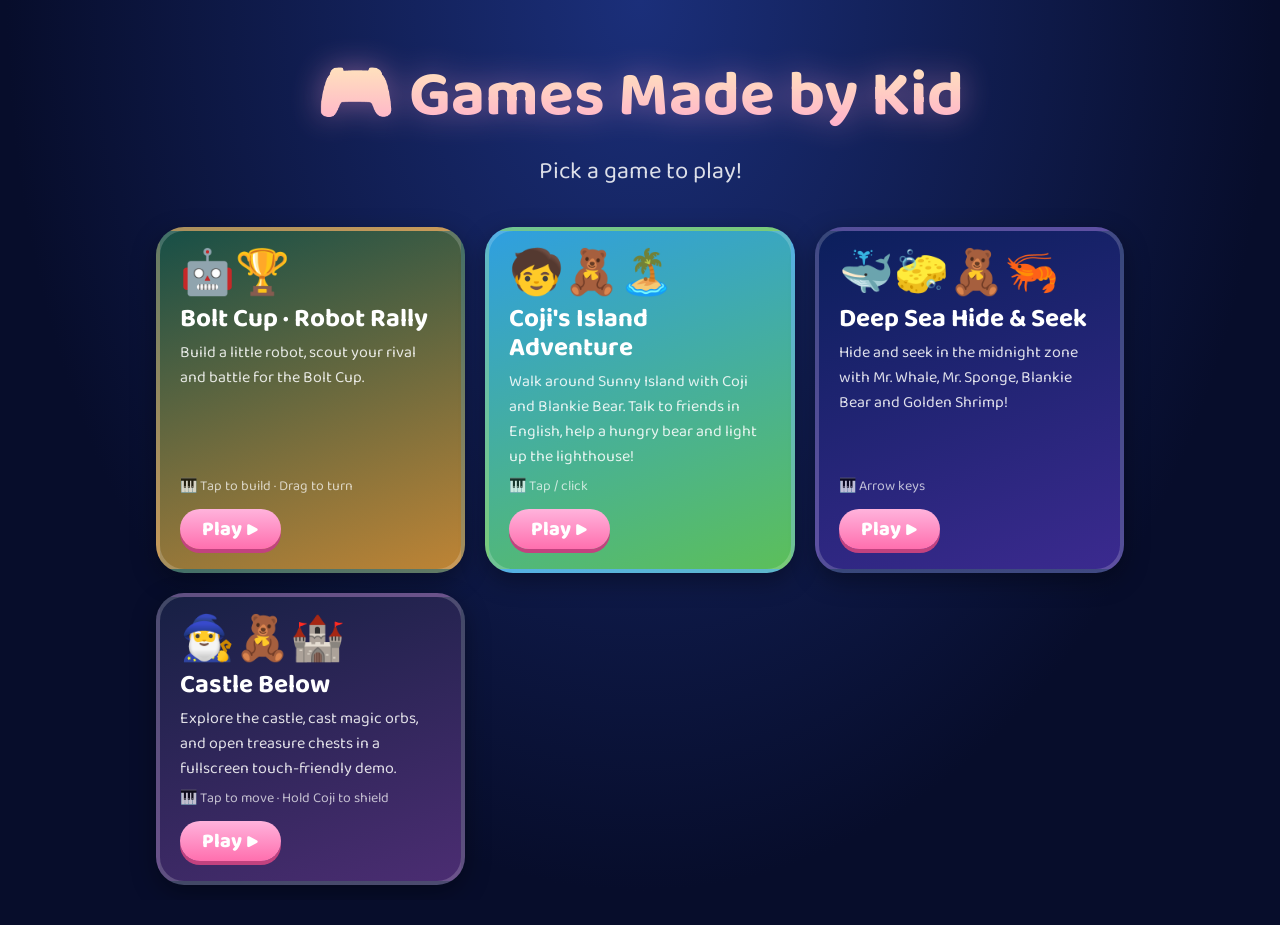
<file: index.html>
<!doctype html>
<html lang="en">
  <head>
    <meta charset="utf-8" />
    <meta name="viewport" content="width=device-width, initial-scale=1, viewport-fit=cover" />
    <meta name="apple-mobile-web-app-capable" content="yes" />
    <meta name="apple-mobile-web-app-title" content="Games by Kid" />
    <meta name="apple-mobile-web-app-status-bar-style" content="black-translucent" />
    <meta name="theme-color" content="#070d2b" />
    <title>Games Made by Kid</title>
    <meta name="description" content="A growing collection of games made by a kid" />
    <link rel="icon" href="data:image/svg+xml,<svg xmlns='http://www.w3.org/2000/svg' viewBox='0 0 100 100'><text y='.9em' font-size='90'>🎮</text></svg>" />
    <link rel="preconnect" href="https://fonts.googleapis.com" />
    <link rel="preconnect" href="https://fonts.gstatic.com" crossorigin />
    <link href="https://fonts.googleapis.com/css2?family=Baloo+2:wght@600;800&display=swap" rel="stylesheet" />
    <link rel="stylesheet" href="home.css" />
    <link rel="manifest" href="manifest.webmanifest" />
    <!-- Start fetching the game list while the page is still parsing. -->
    <link rel="preload" href="games.json" as="fetch" crossorigin="anonymous" />
  </head>
  <body>
    <main>
      <header>
        <h1>🎮 Games Made by Kid</h1>
        <p>Pick a game to play!</p>
      </header>
      <ul id="games" class="games" aria-live="polite"></ul>
      <p id="status" class="status">Loading games…</p>
      <noscript><p class="status">Please turn on JavaScript to see the games.</p></noscript>
    </main>
    <script type="module" src="home.js"></script>
  </body>
</html>
</file>
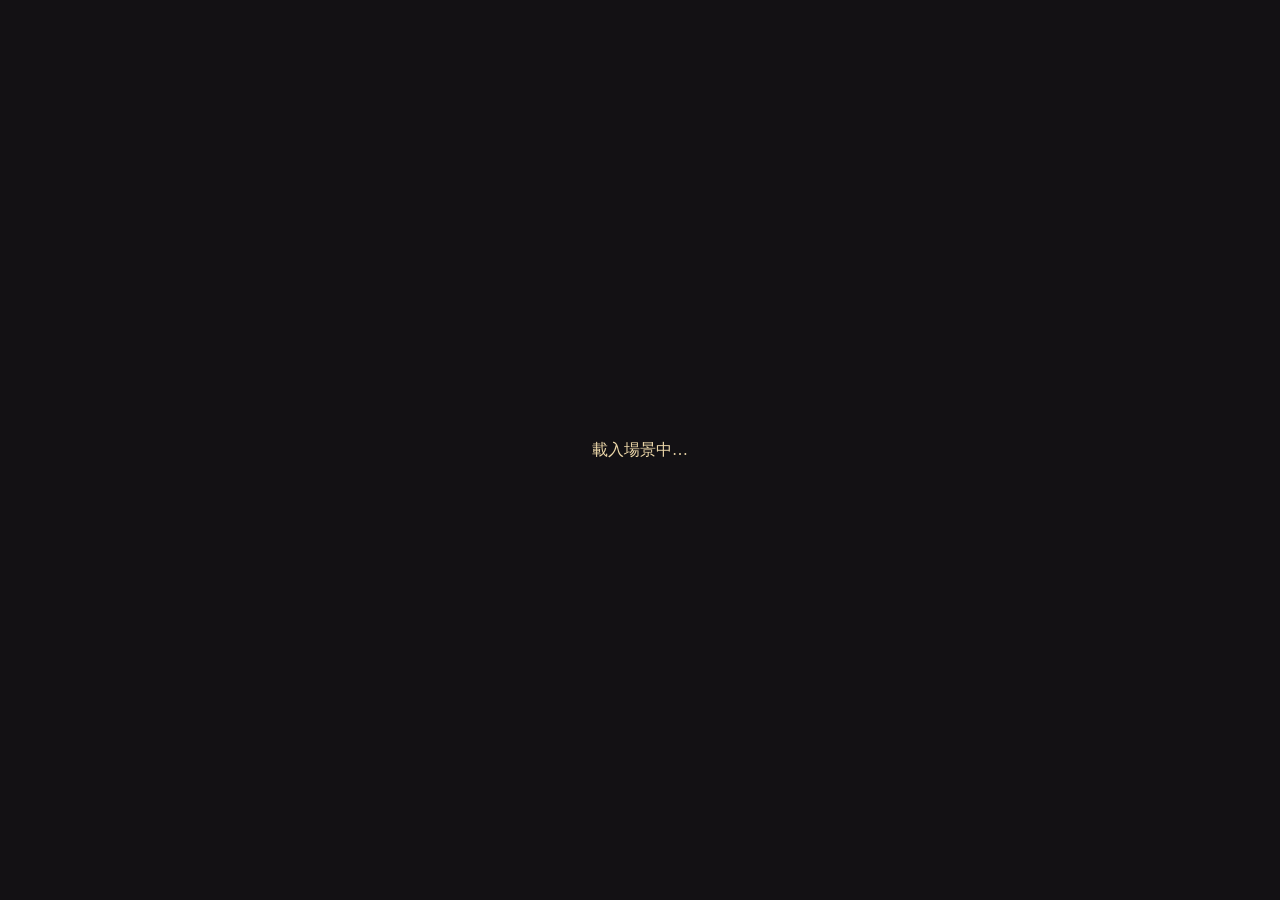
<file: castle-below/index.html>
<!doctype html>
<html lang="en">
  <head>
    <meta charset="utf-8">
    <meta name="viewport" content="width=device-width, initial-scale=1">
    <meta http-equiv="refresh" content="0; url=gameplay-demo.html">
    <title>Castle Below – 2.5D Demo</title>
  </head>
  <body>
    <p><a href="gameplay-demo.html">Open the 2.5D gameplay demo</a></p>
  </body>
</html>
</file>
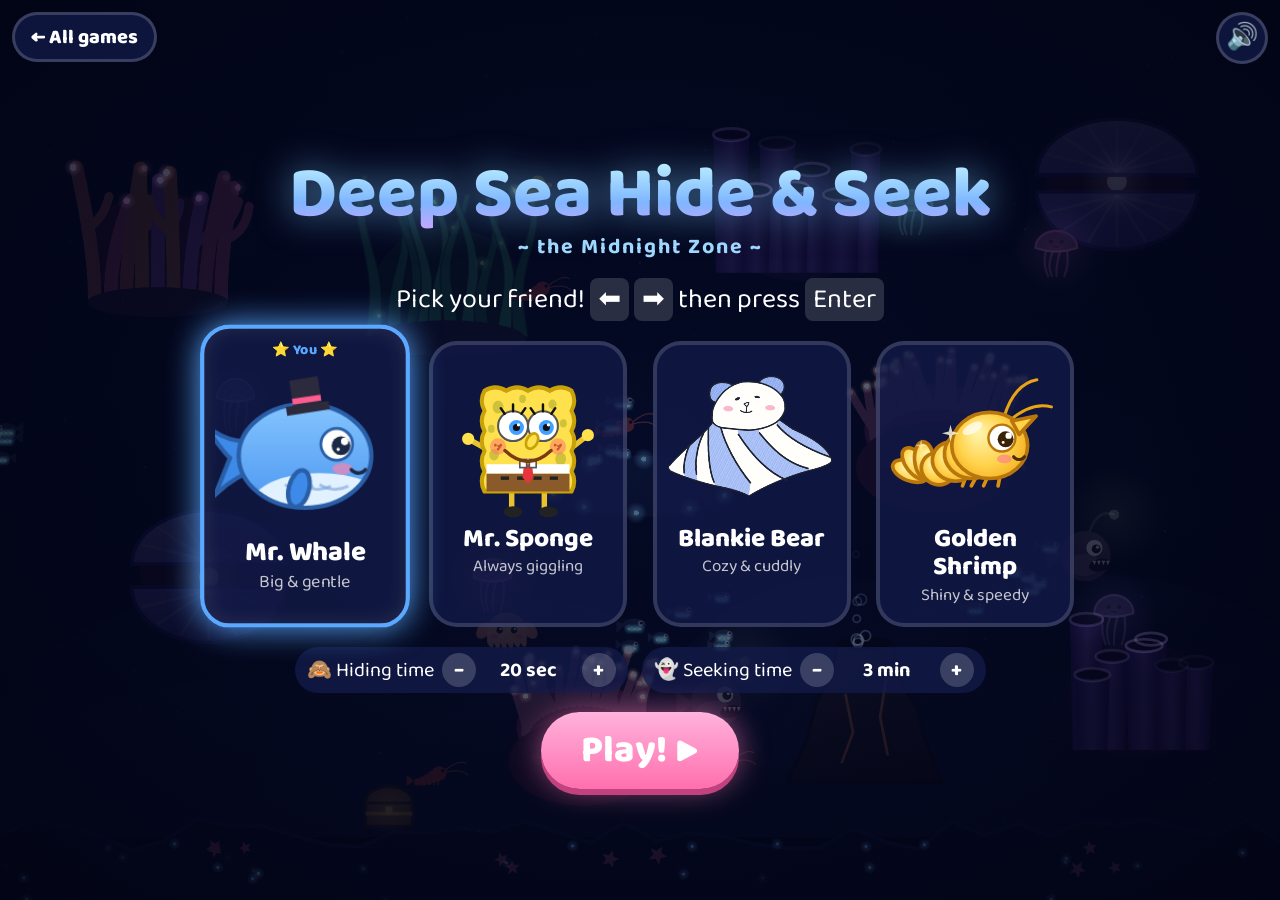
<file: deep-sea-hide-and-seek/index.html>
<!doctype html>
<html lang="en">
  <head>
    <meta charset="utf-8" />
    <meta name="viewport" content="width=device-width, initial-scale=1, maximum-scale=1, viewport-fit=cover, user-scalable=no" />
    <meta name="apple-mobile-web-app-capable" content="yes" />
    <meta name="mobile-web-app-capable" content="yes" />
    <meta name="apple-mobile-web-app-status-bar-style" content="black-translucent" />
    <meta name="apple-mobile-web-app-title" content="Hide & Seek" />
    <meta name="theme-color" content="#040818" />
    <meta name="format-detection" content="telephone=no" />
    <title>Midnight Zone Hide &amp; Seek</title>
    <meta name="description" content="A deep-sea hide and seek game with Mr. Whale, Mr. Sponge, Blankie Bear and Golden Shrimp" />
    <link rel="icon" href="data:image/svg+xml,<svg xmlns='http://www.w3.org/2000/svg' viewBox='0 0 100 100'><text y='.9em' font-size='90'>🐳</text></svg>" />
    <link rel="preconnect" href="https://fonts.googleapis.com" />
    <link rel="preconnect" href="https://fonts.gstatic.com" crossorigin />
    <link href="https://fonts.googleapis.com/css2?family=Baloo+2:wght@600;800&display=swap" rel="stylesheet" />
    <link rel="stylesheet" href="style.css" />
  </head>
  <body>
    <canvas id="game"></canvas>

    <div id="hud" class="hidden">
      <div class="hud-side">
        <div id="hud-role" class="pill"></div>
        <div id="hud-found" class="pill"></div>
      </div>
      <div id="hud-timer" class="timer"></div>
      <div class="hud-side right">
        <div id="hud-stars" class="pill">⭐ 0</div>
      </div>
    </div>

    <div id="noise" class="hidden">
      <span>🤫</span>
      <div class="bar"><div id="noise-fill"></div></div>
      <span>📢</span>
    </div>
    <div id="hide-count" class="hide-count hidden"><span>Hide in…</span><b>20</b></div>
    <div id="tip" class="tip hidden"></div>
    <div id="banner" class="banner hidden"></div>

    <div class="corner-btns">
      <button id="btn-home" class="round-btn hidden" title="Back to character select">🏠</button>
      <button id="btn-mute" class="round-btn" title="Sound on/off">🔊</button>
    </div>

    <section id="screen-menu" class="screen">
      <a class="back-link" href="../">← All games</a>
      <h1 class="title"><span>Deep Sea Hide &amp; Seek</span><small>~ the Midnight Zone ~</small></h1>
      <p class="subtitle">Pick your friend! <span class="kbd-only"><kbd>⬅️</kbd> <kbd>➡️</kbd> then press <kbd>Enter</kbd></span><span class="touch-only">then tap Play!</span></p>
      <div class="cards" id="cards"></div>
      <div class="settings">
        <div class="setting">
          <span>🙈 Hiding time</span>
          <button class="step" data-set="hide" data-d="-5">−</button>
          <b id="set-hide">20 sec</b>
          <button class="step" data-set="hide" data-d="5">+</button>
        </div>
        <div class="setting">
          <span>👻 Seeking time</span>
          <button class="step" data-set="seek" data-d="-1">−</button>
          <b id="set-seek">3 min</b>
          <button class="step" data-set="seek" data-d="1">+</button>
        </div>
      </div>
      <button class="big-btn" id="btn-start">Play! ▶</button>
    </section>

    <section id="screen-rps" class="screen hidden">
      <h2 id="rps-title" class="screen-title">Rock, Paper, Scissors!</h2>
      <div class="rps-players" id="rps-players"></div>
      <div id="rps-msg" class="rps-msg"></div>
      <div class="rps-choices" id="rps-choices">
        <button class="rps-btn" data-g="0"><span>✊</span>Rock</button>
        <button class="rps-btn" data-g="1"><span>✌️</span>Scissors</button>
        <button class="rps-btn" data-g="2"><span>✋</span>Paper</button>
      </div>
    </section>

    <section id="screen-count" class="screen count hidden">
      <div class="count-emoji">🙈</div>
      <div id="count-text" class="count-text">You're the seeker! Counting…</div>
      <div id="count-num" class="count-num">20</div>
      <div class="count-sub">Everyone is sneaking off to hide… shhh!</div>
    </section>

    <section id="screen-result" class="screen hidden">
      <canvas id="result-char" class="result-char"></canvas>
      <h2 id="result-title" class="result-title"></h2>
      <p id="result-sub" class="result-sub"></p>
      <button class="big-btn" id="btn-again">Play again 🔄</button>
    </section>

    <button id="btn-action" class="round-btn action hidden" aria-label="Say hi">💬</button>

    <script type="module" src="js/main.js"></script>
  </body>
</html>
</file>
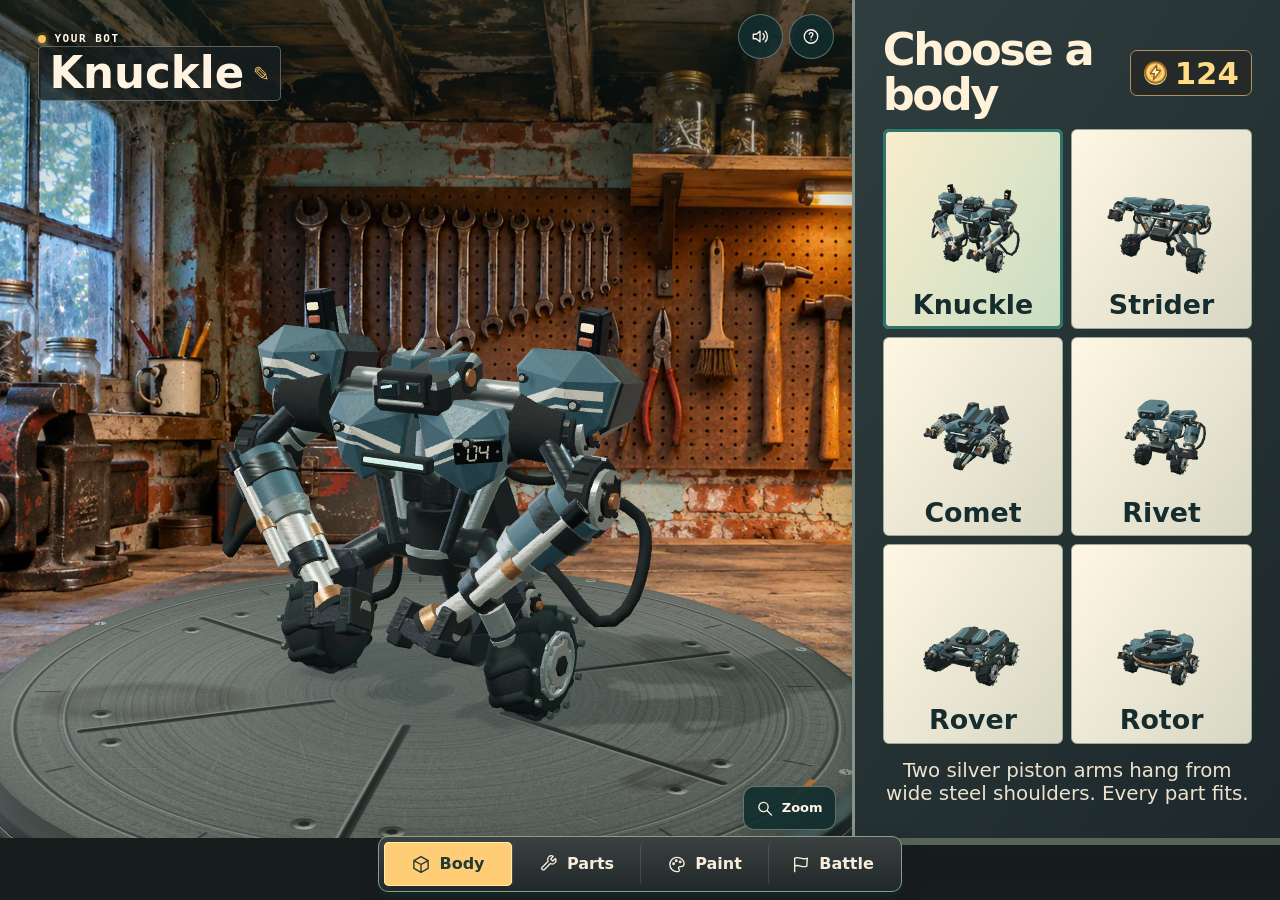
<file: robot-rally/index.html>
<!doctype html>
<html lang="en">
  <head>
    <meta charset="utf-8" />
    <meta name="viewport" content="width=device-width,initial-scale=1,viewport-fit=cover" />
    <meta name="theme-color" content="#142e30" />
    <meta name="apple-mobile-web-app-capable" content="yes" />
    <meta name="apple-mobile-web-app-status-bar-style" content="black-translucent" />
    <link rel="icon" href="./art/icon-192.png" />
    <link rel="apple-touch-icon" href="./art/icon-180.png" />
    <link rel="manifest" href="./manifest.webmanifest" />
    <link rel="stylesheet" href="./style.css" />
    <link rel="stylesheet" href="./equipment.css" />
    <link rel="stylesheet" href="./garage.css" />
    <link rel="modulepreload" href="./vendor/three.module.js" />
    <link rel="modulepreload" href="./js/game.js" />
    <link rel="modulepreload" href="./js/view.js" />
    <link rel="preload" as="image" href="./art/workshop.webp" />
    <title>Bolt Cup · Robot Rally</title>
  </head>
  <body>
    <main id="garage">
      <section class="overview">
        <section class="hero">
          <div id="work-view" aria-label="Your 3D robot. Drag to turn. Tap a part to change it."></div>
          <div class="identity">
            <span class="eyebrow"><i></i> YOUR BOT</span>
            <button class="name-plate" data-act="rename" aria-label="Rename your robot">
              <b id="bot-name">Knuckle</b><i>✎</i></button
            ><span id="trying-part" hidden></span>
          </div>
          <div class="pit-buttons">
            <button id="sound" aria-label="Sound" class="glass" data-icon="sound"></button
            ><button id="help" aria-label="How to play" class="glass" data-icon="help"></button>
          </div>
          <div id="rival-dial" hidden></div>
          <section id="equipment-dial" aria-label="Your robot stats" hidden></section>
          <button id="close-look" class="glass"><span data-icon="magnify"></span><span>Zoom</span></button>
        </section>
        <aside id="console" aria-label="Garage controls">
          <div id="home">
            <div class="cup-wallet">
              <button class="round-tag" id="cup-open">
                <span data-icon="trophy"></span
                ><span><small>Bolt Cup</small><b id="round-name">Round of 16</b></span>
              </button>
              <div id="wallet"></div>
            </div>
            <div class="rival-head">
              <div>
                <span class="eyebrow">NEXT RIVAL</span>
                <h2 id="rival-name">Buckler</h2>
              </div>
              <button id="inspect" aria-label="Scout rival"></button>
            </div>
            <p class="habit" id="rival-habit"></p>
            <div id="cup-draw" aria-label="Tournament bracket"></div>
            <button class="hint" id="scout"><i data-icon="eye"></i>Scout rival<span>›</span></button>
            <button id="battle-start" class="primary">Battle <i data-icon="flag"></i></button>
          </div>
          <div id="bay" hidden></div>
        </aside>
      </section>
      <nav id="dock" aria-label="Customize your bot">
        <button data-nav="body"><i data-icon="cube"></i>Body</button
        ><button data-nav="parts"><i data-icon="wrench"></i>Parts</button
        ><button data-nav="paint"><i data-icon="palette"></i>Paint</button
        ><button data-nav="battle"><i data-icon="flag"></i>Battle</button>
      </nav>
    </main>
    <div id="render-host" aria-hidden="true"></div>
    <section id="battle" aria-label="Arena" hidden>
      <div id="float-hud" aria-hidden="true"></div>
      <div class="ring-hud">
        <div id="scores"></div>
        <div class="clock" id="clock">36</div>
      </div>
      <div id="victory-call" hidden><small id="victory-name"></small><b id="victory-title">VICTORY</b></div>
      <div id="practice-label" hidden></div>
      <output id="countdown" hidden></output>
      <div class="battle-feed">
        <ol id="fight-log" aria-label="Fight log"></ol>
        <div id="announcer-caption" hidden><span></span></div>
      </div>
      <div class="battle-tools">
        <button class="glass" id="camera"><i data-icon="camera"></i><span>Ringside</span></button
        ><button id="tactics" class="glass"><i data-icon="route"></i>Paths</button
        ><button id="pause" aria-label="Pause match" class="glass" data-icon="pause"></button>
      </div>
    </section>
    <dialog id="overlay">
      <div class="modal-head">
        <span class="eyebrow" id="modal-kicker"></span
        ><button id="hear-result" class="round-button" aria-label="Read the match result aloud" data-icon="sound" hidden></button
        ><button id="dismiss" class="round-button" aria-label="Close" data-icon="close"></button>
      </div>
      <h2 id="modal-title"></h2>
      <div id="modal-body"></div>
    </dialog>
    <div id="toast" role="status"></div>
    <div id="boot-notice" hidden role="alert">
      <span>The garage could not open.</span><button id="retry-boot">Try again</button>
    </div>
    <noscript>Turn on JavaScript to play Bolt Cup.</noscript>
    <script>
      // This recovery path also runs when an imported module never arrives.
      document.getElementById('retry-boot').onclick = async function () {
        const notice = document.getElementById('boot-notice')
        if (notice.dataset.graphics) return location.reload()
        this.disabled = true
        const message = notice.querySelector('span')
        message.textContent = 'Opening the garage…'
        const controller = new AbortController()
        const timer = setTimeout(() => controller.abort(), 9000)
        try {
          const root = new URL('./', document.baseURI).href
          const failed = performance
            .getEntriesByType('resource')
            .filter(
              (r) =>
                (r.name.startsWith(root + 'js/') || r.name.startsWith(root + 'vendor/')) &&
                (r.responseStatus >= 400 || r.decodedBodySize === 0)
            )
            .map((r) => r.name)
          // WebKit may retain a failed modulepreload across a page reload.
          // Refresh those responses before opening a new module graph.
          await Promise.all(
            [...new Set(failed.length ? failed : [root + 'js/game.js'])].map(async (url) => {
              const response = await fetch(url, { cache: 'reload', signal: controller.signal })
              if (!response.ok) throw Error('Unavailable module')
              await response.arrayBuffer()
            })
          )
          location.reload()
        } catch {
          message.textContent = 'The garage could not load. Check the connection and try again.'
          this.disabled = false
        } finally {
          clearTimeout(timer)
        }
      }
    </script>
    <script
      type="module"
      src="./js/game.js"
      onerror="document.getElementById('boot-notice').hidden = false"
    ></script>
  </body>
</html>
</file>
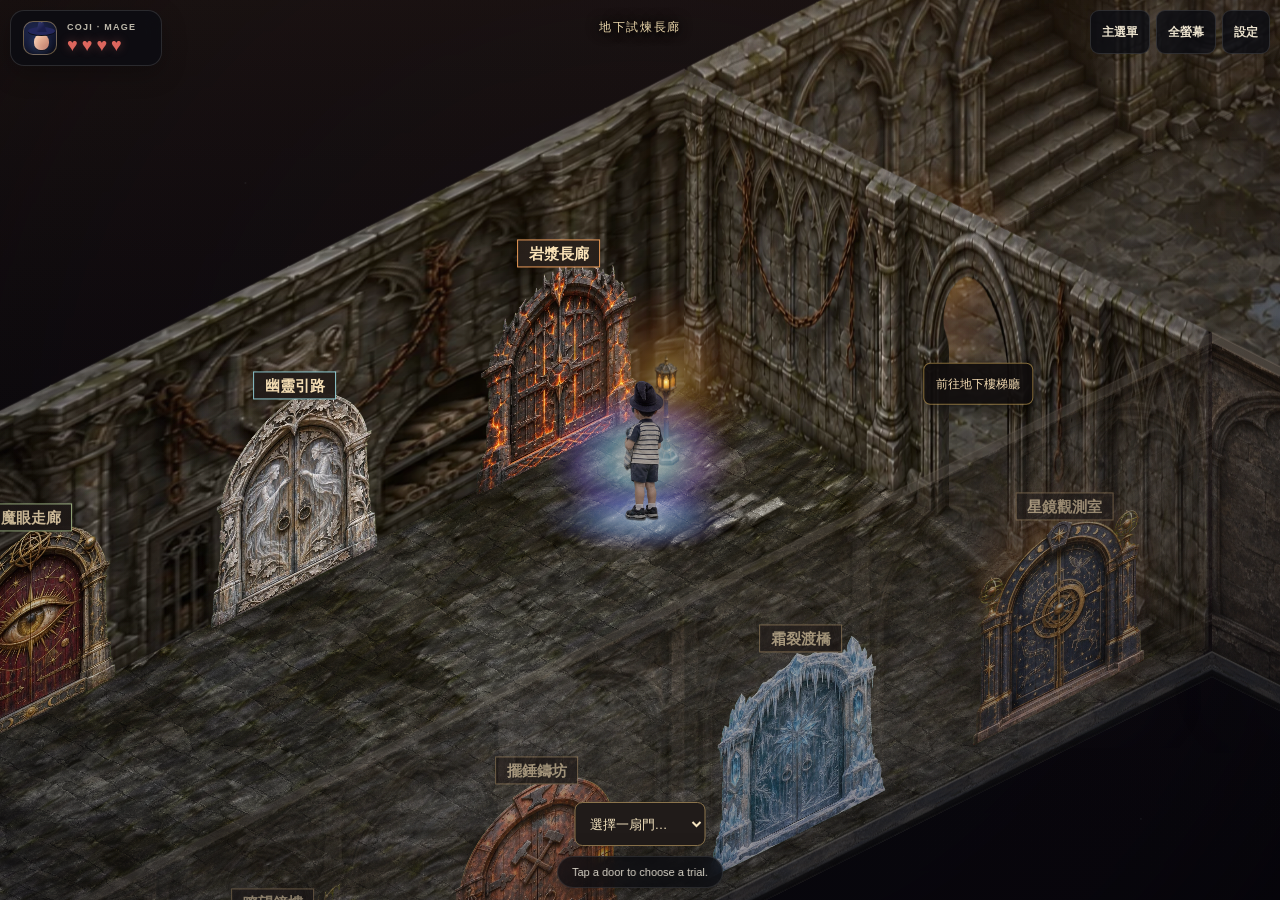
<file: castle-below/gameplay-demo.html>
<!doctype html>
<html lang="zh-Hant">
<head>
  <meta charset="utf-8">
  <meta name="viewport" content="width=device-width, initial-scale=1, viewport-fit=cover, user-scalable=no">
  <meta name="theme-color" content="#090b10">
  <meta name="apple-mobile-web-app-capable" content="yes">
  <meta name="apple-mobile-web-app-status-bar-style" content="black-translucent">
  <link rel="manifest" href="../manifest.webmanifest">
  <title>Coji and the Castle Below — 2.5D Gameplay Demo</title>
  <style>
    :root {
      color-scheme: dark;
      --paper: #ece3ce;
      --muted: #a7a394;
      --gold: #dfb55d;
      --blue: #82c9ff;
      --panel: rgba(11, 13, 19, .82);
      --line: rgba(255, 255, 255, .12);
    }

    * { box-sizing: border-box; }

    html, body {
      margin: 0;
      width: 100%;
      height: 100%;
      overflow: hidden;
      overscroll-behavior: none;
      background: #090b10;
      color: var(--paper);
      font-family: ui-rounded, "SF Pro Rounded", -apple-system, BlinkMacSystemFont, "Segoe UI", sans-serif;
    }

    .game-shell {
      --safe-top: env(safe-area-inset-top, 0px);
      --safe-right: env(safe-area-inset-right, 0px);
      --safe-bottom: env(safe-area-inset-bottom, 0px);
      --safe-left: env(safe-area-inset-left, 0px);
      position: relative;
      width: 100%;
      height: 100vh;
      height: var(--app-height, 100dvh);
      background: #090b10;
      overflow: hidden;
      isolation: isolate;
    }

    .game-shell:is(:fullscreen, :-webkit-full-screen) { width: 100%; height: 100%; }

    .game-actions {
      position: absolute;
      z-index: 2;
      top: max(10px, var(--safe-top));
      right: max(10px, var(--safe-right));
      display: flex;
      align-items: flex-start;
      gap: 6px;
      pointer-events: auto;
    }

    .small-button {
      display: grid;
      place-items: center;
      appearance: none;
      min-height: 44px;
      padding: 0 11px;
      border: 1px solid var(--line);
      border-radius: 9px;
      background: var(--panel);
      color: var(--paper);
      line-height: 1.2;
      font-family: inherit;
      font-size: 12px;
      font-weight: 600;
      text-decoration: none;
      white-space: nowrap;
      touch-action: manipulation;
      cursor: pointer;
    }

    .small-button[hidden] { display: none; }
    .small-button:hover, .small-button:focus-visible { background: #282638; }
    .small-button[aria-pressed="true"] {
      border-color: rgba(130, 201, 255, .52);
      background: #20384e;
      color: #dff3ff;
    }

    .game-settings { position: relative; }
    .game-settings summary { list-style: none; }
    .game-settings summary::-webkit-details-marker { display: none; }

    .settings-panel {
      position: absolute;
      top: calc(100% + 6px);
      right: 0;
      display: grid;
      min-width: 116px;
      gap: 5px;
      padding: 5px;
      border: 1px solid var(--line);
      border-radius: 11px;
      background: #11131d;
    }

    canvas {
      display: block;
      width: 100%;
      height: 100%;
      touch-action: none;
      cursor: crosshair;
      -webkit-tap-highlight-color: transparent;
    }

    #roomAtmosphere { position:absolute; inset:0; pointer-events:none; background-position:center; background-size:cover; }
    #roomAtmosphere[hidden] { display:none; }
    #gameCanvas { position:relative; }
    .hud {
      position: absolute;
      inset: 0;
      pointer-events: none;
    }

    .health-panel {
      position: absolute;
      left: max(10px, var(--safe-left));
      top: max(10px, var(--safe-top));
      display: flex;
      align-items: center;
      gap: 10px;
      padding: 10px 12px;
      border: 1px solid var(--line);
      border-radius: 14px;
      background: var(--panel);
      backdrop-filter: blur(10px);
      box-shadow: 0 8px 24px rgba(0,0,0,.25);
    }

    .portrait {
      width: 34px;
      height: 34px;
      position: relative;
      overflow: hidden;
      border: 1px solid rgba(223,181,93,.42);
      border-radius: 10px;
      background:
        radial-gradient(circle at 50% 70%, rgba(120,175,226,.22), transparent 48%),
        linear-gradient(145deg, #273264, #101326);
      box-shadow: inset 0 0 15px rgba(0,0,0,.5);
    }

    .portrait-face {
      position: absolute;
      left: 10px;
      top: 12px;
      width: 15px;
      height: 16px;
      border-radius: 48% 48% 44% 44%;
      background: linear-gradient(135deg, #ffd1af, #bd7767);
      box-shadow: 0 1px 0 #161722, inset 3px 0 4px rgba(255,255,255,.18);
    }

    .portrait-hat {
      position: absolute;
      left: 4px;
      top: 5px;
      width: 27px;
      height: 8px;
      border-radius: 50%;
      background: #24275c;
      box-shadow: 0 1px 0 #0c0d18;
    }

    .portrait-hat::before {
      content: "";
      position: absolute;
      left: 7px;
      bottom: 3px;
      width: 13px;
      height: 19px;
      clip-path: polygon(10% 100%, 42% 8%, 90% 100%);
      background: linear-gradient(135deg, #58609d, #1b1e4b 70%);
    }

    .portrait-hat::after {
      content: "✦";
      position: absolute;
      left: 11px;
      top: -10px;
      color: #e9bd60;
      font-size: 7px;
    }

    .hud-name {
      color: #bdb8aa;
      font-size: 9px;
      font-weight: 850;
      letter-spacing: .14em;
      text-transform: uppercase;
      margin-bottom: 4px;
    }

    .hearts {
      display: flex;
      gap: 4px;
      min-width: 82px;
    }

    .heart {
      color: #dd665d;
      font-size: 18px;
      line-height: 1;
      filter: drop-shadow(0 0 5px rgba(221, 102, 93, .36));
      transition: opacity .18s, transform .18s;
    }

    .heart.empty {
      opacity: .2;
      transform: scale(.86);
      filter: grayscale(1);
    }

    .monster-panel {
      display: none;
      position: absolute;
      left: 50%;
      top: 17px;
      width: min(280px, 38vw);
      transform: translateX(-50%);
      text-align: center;
      transition: opacity .2s;
    }

    .monster-name {
      color: #d9c9db;
      font: 600 12px Georgia, serif;
      letter-spacing: .04em;
      text-shadow: 0 2px 5px #000;
      margin-bottom: 6px;
    }

    .monster-bar {
      height: 8px;
      overflow: hidden;
      border: 1px solid rgba(255,255,255,.19);
      border-radius: 999px;
      background: rgba(12,8,15,.8);
      box-shadow: 0 2px 8px rgba(0,0,0,.4);
    }

    .monster-bar i {
      display: block;
      width: 100%;
      height: 100%;
      background: linear-gradient(90deg, #6f264d, #b24769);
      box-shadow: 0 0 10px rgba(195,63,108,.45);
      transition: width .2s;
    }

    .instruction:empty { display: none; }
    .instruction {
      position: absolute;
      left: 50%;
      bottom: max(12px, var(--safe-bottom));
      transform: translateX(-50%);
      max-width: calc(100% - max(12px, var(--safe-left)) - max(12px, var(--safe-right)));
      padding: 9px 14px;
      border: 1px solid rgba(255,255,255,.1);
      border-radius: 999px;
      background: rgba(8,10,15,.76);
      backdrop-filter: blur(9px);
      color: #d6d1c5;
      font-size: 11px;
      text-align: center;
      white-space: nowrap;
      box-shadow: 0 8px 30px rgba(0,0,0,.28);
    }

    .event-message {
      position: absolute;
      left: 50%;
      top: calc(max(10px, var(--safe-top)) + 80px);
      transform: translate(-50%, -8px);
      color: #f7dfaa;
      font: 650 15px Georgia, serif;
      text-shadow: 0 2px 8px #000, 0 0 14px rgba(223,181,93,.35);
      opacity: 0;
      transition: opacity .2s, transform .2s;
    }

    .event-message.show {
      opacity: 1;
      transform: translate(-50%, 0);
    }

    #trialClock {
      position:absolute; transform:translate(-50%,-100%); pointer-events:none;
      color:#fff3d6; text-shadow:0 1px 3px #1e100a,0 0 5px #29170c;
      font:700 clamp(18px,2.6vh,26px)/1.15 system-ui; font-variant-numeric:tabular-nums;
    }
    #trialClock.urgent { color:#ff9479; }
    .room-label {
      position: absolute;
      top: calc(max(10px, var(--safe-top)) + 9px);
      left: 50%;
      transform: translateX(-50%);
      color: #ebd7ab;
      font-size: 12px;
      letter-spacing: .13em;
      text-shadow: 0 2px 8px #000, 0 0 14px #000;
      white-space: nowrap;
    }

    .exit-marker {
      position: absolute;
      z-index: 1;
      top: 0;
      left: 0;
      min-height: 42px;
      padding: 6px 12px;
      border: 1px solid rgba(223,181,93,.55);
      border-radius: 7px;
      background: rgba(16,13,13,.91);
      box-shadow: 0 4px 14px rgba(0,0,0,.55);
      color: #f2dab1;
      font-size: 12px;
      white-space: nowrap;
      pointer-events: auto;
      cursor: pointer;
      touch-action: manipulation;
    }

    .exit-marker:hover, .exit-marker:focus-visible { background: #382a21; }

    .inventory-count {
      color: #f2dab1;
      font-size: 11px;
      margin-top: 3px;
    }

    .debug-label {
      position: absolute;
      right: max(10px, var(--safe-right));
      bottom: calc(max(12px, var(--safe-bottom)) + 57px);
      display: none;
      min-width: 128px;
      padding: 9px 10px;
      border: 1px solid rgba(130,201,255,.25);
      border-radius: 11px;
      background: rgba(7,10,16,.76);
      color: #9ed5ff;
      font: 9px/1.55 ui-monospace, "SFMono-Regular", Menlo, monospace;
      backdrop-filter: blur(8px);
    }

    .debug-label.show { display: block; }

    @media (max-width: 680px) {
      .room-label { top: calc(max(10px, var(--safe-top)) + 62px); }
      .small-button { padding-inline: 8px; }
      .health-panel { gap: 7px; padding: 7px 8px; }
      .instruction { white-space: normal; width: max-content; }
    }

    #sceneLoading { position:absolute; inset:0; z-index:8; display:grid; place-content:center; justify-items:center;
      gap:12px; color:#eed9aa; background:#131114; font:16px Georgia,serif; }
    #sceneLoading.fade-through { background:#0b0a10; }
    #sceneLoading.fade-through span { animation: reveal-load .25s .5s backwards; }
    @keyframes reveal-load { from { opacity:0; } to { opacity:1; } }
    #sceneLoading[hidden] { display:none; }
    #sceneLoading button[hidden] { display:none; }
    #trialControls {
      position: absolute;
      bottom: calc(max(12px, var(--safe-bottom)) + 42px);
      left: 50%;
      transform: translateX(-50%);
      display: flex;
      gap: 6px;
      pointer-events: auto;
    }
    #trialControls.in-trial {
      left: max(12px, var(--safe-left));
      transform: none;
    }
    .hud:has(.annex-controls) {
      display: grid;
      grid-template-columns: max-content;
      align-content: start;
      justify-content: start;
      row-gap: 6px;
      padding: max(10px, var(--safe-top)) max(10px, var(--safe-right)) 0 max(10px, var(--safe-left));
    }
    .hud:has(.annex-controls) .health-panel, #trialControls.annex-controls {
      position: static;
      justify-self: start;
    }
    .hud:has(.annex-controls) .health-panel { grid-row: 1; }
    #trialControls.annex-controls { grid-row: 2; }
    #trialControls[hidden], #trialControls [hidden] { display: none; }
    #doorSelect {
      max-width: 80vw;
      min-height: 44px;
      color: #f4e4bf;
      background: #201b19;
      border: 1px solid #8b744c;
      border-radius: 8px;
      padding: 0 10px;
      font: inherit;
      font-size: 13px;
    }
    #trialDialog {
      color: #38261a;
      text-align: center;
      width: min(440px, calc(100% - 24px));
      max-height: none;
      padding: 0;
      background: radial-gradient(ellipse at 50% 34%, #fff2ce, #dabe89 82%, #b08b54);
      border: 4px double #977641;
      border-radius: 5px;
      box-shadow: 0 18px 80px #050306bd, inset 0 0 28px #99713b4f;
    }
    #trialDialog::backdrop { background: #080611b8; }
    #trialDialog form {
      display: flex;
      flex-direction: column;
      gap: 16px;
      padding: clamp(14px, 3vh, 26px);
      max-height: calc(var(--app-height, 100dvh) - 32px - var(--safe-top) - var(--safe-bottom));
    }
    .scroll-content { overflow-y: auto; overscroll-behavior: contain; }
    #trialTitle { font-size: 16px; letter-spacing: .12em; margin: 12px 0; }
    #trialText { font: 600 clamp(21px, 4vw, 27px)/1.3 Georgia, serif; margin: 12px 0 16px; }
    #rulePicker { font: 13px system-ui; color: #584327; }
    #ruleSelect { font: inherit; min-height: 38px; margin-left: 6px; padding: 4px 8px; border: 1px solid #96794e; background: #f4e4bd; color: #342719; border-radius: 3px; }
    #trialConfirm { flex: none; min-height: 44px; touch-action: manipulation; background: #443426; border: 1px solid #7e613e; color: #fff2d1; padding: 12px 22px; font-weight: 700; border-radius: 5px; cursor: pointer; }
    @media (max-width: 680px) {
      .monster-panel { top: calc(max(10px, var(--safe-top)) + 65px); }
      #trialControls { bottom: calc(max(12px, var(--safe-bottom)) + 54px); }
    }

    .forward-trial .event-message {
      color: #fff0c9; background: #302019ec; border: 1px solid #c29559;
      padding: 6px 13px; border-radius: 4px; font-size: clamp(15px, 2vw, 21px);
      text-align: center; width: max-content; max-width: 85%;
    }
    @media (max-width: 680px) {
      .forward-trial .event-message { top: calc(max(10px, var(--safe-top)) + 88px); }
    }
    @media (max-width: 370px) {
      .portrait { display: none; }
      .hud:has(.annex-controls) .room-label {
        left: auto; right: max(10px, var(--safe-right)); transform: none;
      }
    }
    @media (min-width: 530px) and (max-height: 475px) {
      .hud:has(.annex-controls) :is(.room-label, .monster-panel) { top: max(13px, var(--safe-top)); }
      .hud:has(.annex-controls) .instruction { bottom: max(4px, var(--safe-bottom)); padding-block: 5px; }
    }
    .boss-fight .room-label { display: none; }
  </style>
</head>
<body>
  <main class="game-shell" id="gameShell" aria-label="Coji and the Castle Below">
    <canvas id="roomAtmosphere" aria-hidden="true" hidden></canvas>
    <canvas id="gameCanvas" aria-label="Coji 2.5D 移動與戰鬥遊戲示範"></canvas>
    <div class="hud">
      <nav class="game-actions" aria-label="遊戲操作">
        <a class="small-button" href="../index.html">主選單</a>
        <button class="small-button" type="button" id="fullscreenButton" hidden>全螢幕</button>
        <details class="game-settings" id="gameSettings">
          <summary class="small-button">設定</summary>
          <div class="settings-panel">
            <button class="small-button" type="button" id="fxButton" aria-pressed="true">畫面效果</button>
            <button class="small-button" type="button" id="gridButton" aria-pressed="false">格線</button>
            <button class="small-button" type="button" id="trialShortcut">地下試煉長廊</button>
            <button class="small-button" type="button" id="resetButton">重置</button>
          </div>
        </details>
      </nav>
      <div class="health-panel">
        <div class="portrait"><span class="portrait-face" aria-hidden="true">&#8203;</span><span class="portrait-hat" aria-hidden="true">&#8203;</span></div>
        <div>
          <div class="hud-name">Coji · Mage</div>
          <div class="hearts" id="hearts"></div>
          <div class="inventory-count" id="inventoryCount" aria-live="polite" hidden></div>
        </div>
      </div>
      <div class="monster-panel" id="monsterPanel">
        <div class="monster-name" id="monsterName">Shadow Imp</div>
        <div class="monster-bar"><i id="monsterHealth"></i></div>
      </div>
      <div id="trialControls" hidden>
        <select id="doorSelect" aria-label="前往試煉門"><option value="">選擇一扇門…</option></select>
        <button class="small-button" id="readRule" type="button">閱讀卷軸</button>
        <button class="small-button" id="leaveTrial" type="button">返回長廊</button>
      </div>
      <div id="trialClock" role="timer" aria-label="Crossing time remaining in seconds" lang="en" hidden></div>
      <div class="event-message" id="eventMessage"></div>
      <div class="room-label" id="roomLabel" aria-live="polite"></div>
      <div class="instruction" id="roomHint" lang="en"></div>
      <button class="exit-marker" id="exitMarker" type="button" hidden></button>
      <button class="exit-marker" id="roomMarker" type="button" hidden></button>
      <button class="exit-marker" id="roomMarkerAlt" type="button" hidden></button>
      <button class="exit-marker" id="roomMarkerNorth" type="button" hidden></button>
      <button class="exit-marker" id="roomMarkerSouth" type="button" hidden></button>
      <button class="exit-marker" id="treasureMarker" type="button" hidden></button>
      <div class="debug-label" id="debugLabel"></div>
    </div>
    <div id="sceneLoading" role="status"><span id="loadingText">載入場景中…</span><button type="button" id="retryLoad" class="small-button" hidden>重試</button></div>
    <dialog lang="en" id="trialDialog" aria-labelledby="trialTitle" aria-describedby="trialText">
      <form method="dialog">
        <div class="scroll-content">
          <h2 id="trialTitle"></h2>
          <p id="trialText"></p>
          <label id="rulePicker" hidden>Trial rule <select id="ruleSelect"></select></label>
        </div>
        <button id="trialConfirm" type="submit" value="confirm"></button>
      </form>
    </dialog>
  </main>

  <script>
    // Test switch: `?timer` drives frames with a timer, for automated checks in hidden or
    // headless browsers where requestAnimationFrame never fires. Players never use it.
    if (/[?&]timer\b/.test(location.search)) window.requestAnimationFrame = cb => setTimeout(() => cb(performance.now()), 16);
    (function () {
      "use strict";

      window.CastleScenes = Object.create(null);
      const sceneRequests = new Map();
      function loadScene(name) {
        if (CastleScenes[name]) return Promise.resolve(CastleScenes[name]);
        if (!sceneRequests.has(name)) {
          const script = document.createElement("script");
          const request = new Promise((resolve, reject) => {
            script.onload = () => CastleScenes[name] ? resolve(CastleScenes[name]) : reject(new Error(name));
            script.onerror = () => reject(new Error(name));
            script.src = "scenes/" + name + ".js";
            document.head.append(script);
          }).finally(() => { sceneRequests.delete(name); script.remove(); });
          sceneRequests.set(name, request);
        }
        return sceneRequests.get(name);
      }
      const loadingPanel = document.getElementById("sceneLoading");
      const loadingText = document.getElementById("loadingText");
      const retryLoad = document.getElementById("retryLoad");
      let transition = 0;
      let loading = true;
      async function changeScene(prepare, activate, fadeThrough = false) {
        const ticket = ++transition;
        loading = true;
        loadingPanel.classList.toggle("fade-through",fadeThrough);
        loadingPanel.hidden = false;
        loadingText.textContent = "載入場景中…";
        retryLoad.hidden = true;
        try {
          const scene = await prepare();
          if (ticket !== transition) return;
          activate(scene);
          if (ticket !== transition) return;
          loading = false;
          loadingPanel.hidden = true;
        } catch (error) {
          if (ticket !== transition) return;
          loadingPanel.classList.remove("fade-through");
          console.error("Scene load failed", error);
          loadingText.textContent = "場景未能載入";
          retryLoad.hidden = false;
          retryLoad.onclick = () => changeScene(prepare, activate, fadeThrough);
        }
      }

      window.castleLoader = {loadScene, changeScene, get loading() { return loading; }};
      changeScene(() => Promise.all([loadScene("basement"), loadScene("sprite-frames"), loadScene("atmos-fx")]), startGame);

    }());

    function startGame() {
      "use strict";
      const {loadScene, changeScene} = window.castleLoader;
      var canvas = document.getElementById("gameCanvas");
      var shell = document.getElementById("gameShell");
      var ctx = canvas.getContext("2d");
      var heartsNode = document.getElementById("hearts");
      var inventoryCount = document.getElementById("inventoryCount");
      var monsterPanel = document.getElementById("monsterPanel");
      var monsterHealth = document.getElementById("monsterHealth");
      var monsterName = document.getElementById("monsterName");
      var eventMessage = document.getElementById("eventMessage");
      var debugLabel = document.getElementById("debugLabel");
      var fxButton = document.getElementById("fxButton");
      var gridButton = document.getElementById("gridButton");
      var resetButton = document.getElementById("resetButton");
      var fullscreenButton = document.getElementById("fullscreenButton");
      var gameSettings = document.getElementById("gameSettings");
      var requestFullscreen = shell.requestFullscreen || shell.webkitRequestFullscreen;
      var exitFullscreen = document.exitFullscreen || document.webkitExitFullscreen;
      var roomLabel = document.getElementById("roomLabel");
      var roomHint = document.getElementById("roomHint");
      var exitMarker = document.getElementById("exitMarker");
      var roomMarker = document.getElementById("roomMarker");
      var roomMarkerAlt = document.getElementById("roomMarkerAlt");
      var roomMarkers = [roomMarker, roomMarkerAlt, document.getElementById("roomMarkerNorth"),
        document.getElementById("roomMarkerSouth")];
      var treasureMarker = document.getElementById("treasureMarker");

      var TILE_W = 88;
      var TILE_H = 44;
      var MAX_HP = 4;
      var CAST_DURATION = .78;
      var CAST_UPPER_MIN_SLOPE = Math.tan(8 * Math.PI / 180);
      var COJI_SMALL_AURA_SCALE = .76;
      var LAMP_HEIGHT = 112;
      var FOREGROUND_WALL_OPACITY = .42;
      var blocked = new Set();
      var props = [];
      var projectiles = [];
      var particles = [];
      var mist = [];
      var worldMessages = [];
      const rooms = {};
      const lowerFloor = CastleScenes.basement(rooms);
      const upperFloor = { imps:[] };
      let activeAreas = [];
      var assets = {
        grain: null,
        stone: null,
        upperHall: null,
        glassGallery: null,
        cryptLanding: null,
        cryptCrossing: null,
        cryptOssuary: null,
        cryptArchive: null,
        cryptTreasury: null,
        closedChest: null,
        openChest: null,
        hallExterior: null,
        cryptExterior: null,
        lampPost: null,
        imp: null,
        cojiIdle: null,
        cojiCast: null,
        cojiCastUpper: null,
        cojiGuard: null,
        impWalkB: null,
        realisticReady: false,
        roomScenery: new Map(),
        exteriorWalls: [],
        wallFaces: new Set(),
        sceneryTime: 0,
        fogSprite: null,
        lampGlowSprite: null,
        windowGlowSprite: null,
        cojiWalkFrames: [],
        impFrames: [],
        cojiIdleFrames: [],
        cojiCastFrames: [],
        cojiGuardFrames: [],
        impFramesB: []
      };
      var showFx = true;
      var showGrid = false;
      var messageTimer = 0;
      var lastTime = performance.now();
      var battleDensity = 2, frameSamples = 0, frameTotal = 0;
      function paceBattle(elapsed) {
        if(!trials.boss() || window.castleLoader.loading || trials.paused() || elapsed>250) {
          frameSamples=frameTotal=0;
          return;
        }
        frameTotal+=elapsed;
        if(++frameSamples<16)return;
        const mean=frameTotal/frameSamples;
        frameSamples=frameTotal=0;
        // Step down as soon as frames run long on a 60 Hz screen, not after it is already choppy.
        if(mean>20 && canvas._dpr>1.05){
          battleDensity=Math.max(1,Math.floor(canvas._dpr*Math.sqrt(20/mean)*4)/4);
          resize();
        }
      }
      var gameTime = 0;
      var attackCooldown = 0;
      var castState = null;
      var cojiAura = { strength: 1, scale: COJI_SMALL_AURA_SCALE };
      var pointerGuard = false;
      var renderedPlayer = { x: 0, y: 0 };
      var camera = { x: 0, y: 0 };
      var targetMarker = null;
      var floor = lowerFloor;
      var room = rooms.corridor;
      var exitQueued = false;
      var passage = null;
      var roomFade = 0;
      var openedChests = new Set();
      var collectedLoot = new Set();
      var treasureAction = null;

      var player = {
        x: 9.5,
        y: 13.5,
        z: 0,
        hp: MAX_HP,
        path: [],
        speed: 3.4,
        guard: false,
        invul: 0,
        dir: 1,
        facing: 6,
        moving: false,
        walkPhase: 0,
        stepCycle: 0
      };

      function newImp(x, y) {
        return { x, y, alive: true, hp: 1, maxHp: 1, path: [], speed: 1.25,
          think: 0, attackCooldown: 1.2, windup: 0, hurt: 0, dir: -1, facing: 2,
          moving: false, walkPhase: 0, stepCycle: 0, screen: {} };
      }

      const assetFiles = {
        "upperHall": "forgotten-hall-lamps.webp",
        "glassGallery": "glass-gallery-knight.webp",
        "cryptLanding": "crypt-stair-landing.webp",
        "cryptCrossing": "crypt-crossing.webp",
        "cryptArchive": "crypt-archive.webp",
        "cryptTreasury": "crypt-treasury.webp",
        "closedChest": "castle-chest-closed.webp",
        "openChest": "castle-chest-open.webp",
        "hallExterior": "castle-hall-exterior-wall.webp",
        "cryptExterior": "castle-crypt-exterior-wall.webp",
        "cryptOssuary": "crypt-ossuary.webp",
        "lampPost": "castle-lamp-post.webp",
        "stone": "crypt-stone.webp",
        "imp": "shadow-imp-directions.webp",
        "impWalkB": "shadow-imp-directions-b.webp",
        "cojiIdle": "coji-idle.webp",
        "cojiCast": "coji-cast.webp",
        "cojiCastUpper": "coji-cast-upper.webp",
        "cojiGuard": "coji-guard.webp",
        "dragonPoses": "thunderfire-poses.webp",
        "stormThrone": "storm-throne-foreground.webp",
        "stormBolt": "storm-discharge.webp",
        "dragonBreath": "dragon-breath.webp",
        "dragonFall": "thunderfire-collapse.webp",
        "dragonFallEmbers": "thunderfire-collapse-embers.webp",
        "dragonSweep": "thunderfire-sweep.webp",
        "dragonCorona": "thunderfire-corona.webp",
        "moltenSweep": "molten-sweep.webp",
        "moltenGlow": "molten-sweep-glow.webp",
        "dragonSummon": "thunderfire-summon.webp",
        "livingFlames": "living-flames.webp",
        "thunderImpact": "thunder-impact.webp",
        "bellsRoom": "annex-bells.webp",
        "sluiceRoom": "annex-sluice.webp",
        "mirrorsRoom": "meridian-hall.webp",
        "iceRoom": "annex-ice.webp",
        "forgeRoom": "annex-forge.webp",
        "kingRoom": "annex-king.webp",
        "witchRoom": "annex-witch.webp",
        "colossusRoom": "annex-colossus.webp",
        "kingActor": "annex-king-actor.webp",
        "witchActor": "annex-witch-actor.webp",
        "colossusActor": "annex-colossus-actor.webp",
        "annexInstruments": "annex-instruments.webp",
        "sluiceGauge": "annex-gauge.webp",
        "forgeBlanks": "annex-forging.webp",
        "annexEffects": "annex-fx.webp",
        "bosshallRoom": "trial-vault.webp",
        // New rooms borrow existing photographs until their own art arrives (see ART_REQUESTS.md).
        "lookoutRoom": "annex-bells.webp",
        "clawRoom": "trial-vault.webp",
        "bebear": "bebear-reference.png",
        "kingMoves": "annex-king-moves.webp",
        "witchMoves": "annex-witch-moves.webp",
        "colossusMoves": "annex-colossus-moves.webp",
        "ossuaryLight": "annex-ossuary-light.webp",
        "coldFoundry": "annex-cold-foundry.webp",
        "coldShell": "annex-cold-shell.webp",
        "ventCloud": "annex-vent-steam.webp",
        "royalAir": "annex-air.webp",
        "royalFixtures": "annex-fixtures.webp",
        "royalImpacts": "annex-impacts.webp",
        "boneBreach": "annex-breach.webp",
        "stormMountains": "storm-mountains.webp",
        "stormWind": "storm-wind-loop.webp",
        "stormWebs": "storm-arc-webs.webp",
        "scrollLectern": "scroll-lectern.webp",
        "trialGate": "trial-gate.webp",
        "furnaceWall": "furnace-cellar-wall.webp",
        "guardianRelief": "cellar-eclipse-relief.webp",
        "bannerLinen": "furnace-banner.webp",
        "gatePassage": "gate-passage.webp",
        "trialBrick": "crypt-wall.webp",
        "emberSconce": "ember-sconce.webp",
        "radiantStone": "radiant-stone.webp",
        "trialSlab": "trial-slab.webp",
        "pointingStatue": "pointing-statue.webp",
        "offeringKey": "offering-key.webp",
        "offeringCrystal": "offering-crystal.webp",
        "trialFigures": "trial-figures.webp",
        "trialShrine": "trial-shrine.webp",
        "frostBeyond":"frost-beyond.webp", "hallPortals": "hall-portals.webp", "eyeBlink": "watchful-lids.webp", "eyeRoom": "watchful-hall.webp",
        "meridianTower":"meridian-tower.webp", "wheelPipe":"water-manifold.webp",
        "walkCycle": "coji-walk-cycle.webp"
      };
      const performances = { king:["bones","soul","charge"], witch:["pool","doubles","curse","flock"], colossus:["hammer","steam"] };
      function performanceAssets(id) {
        return ["life",...performances[id],"victory"].map(clip => "performance-"+id+"-"+clip);
      }
      for(const id of Object.keys(performances))
        for(const key of performanceAssets(id)) assetFiles[key] = key+".webp";
      const contactMasks = new WeakMap();
      const imageRequests = new Map();
      const sceneImages = new Map();

      function imageFor(name) {
        if (!sceneImages.has(name)) sceneImages.set(name, new Image());
        return sceneImages.get(name);
      }
      function loadImage(name) {
        if (assets[name]) return Promise.resolve(assets[name]);
        if (!imageRequests.has(name)) {
          const image = imageFor(name);
          const request = new Promise((resolve, reject) => {
            image.onload = async () => {
              try {
                if (name.startsWith("performance-") && image.decode) await image.decode();
                assets[name] = image;
                resolve(image);
              } catch (error) {
                reject(error);
              }
            };
            image.onerror = () => reject(new Error(assetFiles[name]));
            image.src = "assets/" + assetFiles[name];
          }).finally(() => { imageRequests.delete(name); image.onload = image.onerror = null; });
          imageRequests.set(name, request);
        }
        return imageRequests.get(name);
      }
      function loadImages(names) {
        return Promise.all([...new Set(names)].map(loadImage));
      }

      function nearbyRooms(area, level) {
        const visible = new Set([area]);
        for (const link of level.links) {
          if (link.before === area) visible.add(link.after);
          if (link.after === area) visible.add(link.before);
        }
        return level.rooms.filter(other => visible.has(other));
      }

      function floorArt(area, level) {
        const nearby = nearbyRooms(area, level);
        const names = ["cojiIdle", "walkCycle", "stone", "lampPost",
          level === upperFloor ? "hallExterior" : "cryptExterior"];
        for (const other of nearby) {
          names.push(other.art.asset);
          if (other.art.leftWallAsset) names.push(other.art.leftWallAsset);
          if (other.treasure) names.push("closedChest", "openChest");
        }
        if (nearby.includes(rooms.corridor)) names.push("trialGate", "hallPortals");
        if (level === upperFloor) names.push("cojiCast", "cojiCastUpper", "cojiGuard", "imp", "impWalkB");
        return loadImages(names);
      }

      var trials = createCastleTrials({
        rooms, player, canvas, ctx, roomHint, enterRoom, worldToScreen, showMessage, findPath,
        drawWallOpening, addParticle, damagePlayer, updateHud, stop: stopActions,
        view: () => room, time: () => gameTime, effects: () => showFx, maxHp: MAX_HP,
        shieldBounds: () => shieldBounds(cojiDisplayFrame().frame.height),
        art: rooms.archive.art
      });

      function stopActions() {
        player.path = [];
        player.moving = false;
        player.guard = false;
        pointerGuard = false;
        treasureAction = null;
        exitQueued = false;
        targetMarker = null;
      }

      function createTrialArt(game) {
        "use strict";
        const { ctx, worldToScreen: project } = game;
        const sprite = imageFor;
        const lectern = sprite("scrollLectern");
        const arch = sprite("trialGate");

        function glow(x, y, radius, color) {
          const gradient = ctx.createRadialGradient(x, y, 0, x, y, radius);
          gradient.addColorStop(0, color);
          gradient.addColorStop(1, "transparent");
          ctx.fillStyle = gradient;
          ctx.fillRect(x - radius, y - radius, 2 * radius, 2 * radius);
        }

        function text(value, x, y, size, color) {
          ctx.font = "600 " + size + "px Georgia, system-ui, serif";
          ctx.textAlign = "center";
          ctx.fillStyle = color;
          ctx.fillText(value, x, y);
        }

        function gate(item, cleared) {
          const level = item.level;
          const portal = sprite("hallPortals");
          ctx.save();
          ctx.transform(1, -.5, 0, 1, 0, 0);
          if (portal.naturalWidth) {
            const cell = portal.width / 6;
            ctx.drawImage(portal, item.index % 6 * cell, Math.floor(item.index / 6) * cell, cell, cell,
              -99,-194,198,198);
          }
          ctx.restore();
          const label = (cleared.has(level.id) ? "✓ " : "") + level.name;
          ctx.font = "600 15px system-ui";
          const width = ctx.measureText(label).width + 22;
          ctx.fillStyle = "#211c1af5";
          ctx.fillRect(-width / 2, -216, width, 27);
          ctx.strokeStyle = level.color || "#ad926b";
          ctx.strokeRect(-width / 2, -216, width, 27);
          text(label, 0, -197, 15, "#ffe9be");
        }

        function object(item, cleared) {
          const p = project(item.x,item.y,0);
          ctx.save(); ctx.translate(p.x,p.y);
          if (item.type === "gate") gate(item,cleared);
          ctx.restore();
        }

        function hit(item,pos) {
          const p = project(item.x,item.y,0), dx = pos.x-p.x, dy = pos.y-p.y;
          if (item.type === "gate") {
            const wallY = dy + dx * .5;
            return Math.abs(dx) < 65 && ((wallY >= -194 && wallY <= 8) || (dy >= -218 && dy <= -188));
          }
          return false;
        }
        return { object, hit, sprite, arch, lectern };
      }

      function createCastleTrials(game) {
        "use strict";
        const { rooms, player, enterRoom, showMessage, roomHint } = game;
        const levels = [
          { id: "lava", name: "岩漿長廊", title: "The Ember Gallery", glyph: "♨", color: "#ec9c59" },
          { id: "procession", name: "幽靈引路", title: "The Ghost's Path", glyph: "♙", color: "#93d3dc" },
          { id: "eye", name: "魔眼走廊", title: "The Watchful Eye", glyph: "◉", color: "#b8d49b" },
          { id: "dragon", name: "雷焰惡龍", title: "The Thunderfire Dragon", glyph: "♛", color: "#ff845e" }
        ];
        const annexLevels = [
          { id: "bells", name: "迴聲鐘樓", title: "The Echo Belfry" },
          { id: "sluice", name: "潮汐水閘", title: "The Tidal Locks", assets: ["sluiceGauge","wheelPipe"] },
          { id: "mirrors", name: "星鏡觀測室", title: "The Star Mirrors", assets: ["meridianTower"] },
          { id: "ice", name: "霜裂渡橋", title: "The Frost Crossing", assets: ["livingFlames","frostBeyond"] },
          { id: "forge", name: "擺錘鑄坊", title: "The Pendulum Forge", assets: ["forgeBlanks", "livingFlames", "royalFixtures"] },
          { id: "king", name: "骸骨國王", title: "The Ossuary King", boss: true, assets: ["ossuaryLight", "boneBreach", "livingFlames"] },
          { id: "witch", name: "沼影女巫", title: "The Mire Witch", boss: true },
          { id: "colossus", name: "熔爐巨像", title: "The Furnace Colossus", boss: true, assets: ["livingFlames", "coldFoundry", "coldShell", "ventCloud"] },
          { id: "lookout", name: "瞭望鐘樓", title: "The Lookout", look: "bells", portal: 10, games: true },
          { id: "claw", name: "寶物夾", title: "The Treasure Grabber", look: "bosshall", portal: 11, games: true,
            assets: ["sluiceGauge", "royalFixtures", "offeringKey", "offeringCrystal", "bebear", "trialSlab", "livingFlames"] }
        ].map(level => ({ annex: true, boss: false, assets: [], ...level }));
        const destinations = [...levels, ...annexLevels];
        destinations.forEach((level, index) => { level.portal ??= index; });
        // The bosses wait together in their own hall; the corridor has one door to it.
        const bossHall = { id: "bosshall", name: "魔王殿", title: "The Hall of Monsters", portal: 3, color: "#ff845e", hall: true };
        const isBoss = level => level.boss || level.id === "dragon";
        const corridorLevels = [...destinations.filter(level => !isBoss(level)), bossHall];
        const doors = corridorLevels.map((level, index) => {
          const east = index >= 5, slot = east ? index - 5 : index;
          return { type: "gate", level, index: level.portal, x: east ? 18.65 : 7.15,
            y: 30 + slot * 6, entryX: east ? 17.15 : 8.65 };
        });
        const bossColors = { dragon: "#ff845e", king: "#96dbff", witch: "#a2f282", colossus: "#ffac54" };
        const bossDoors = destinations.filter(isBoss).map(level => ({ type: "gate", level, index: level.portal,
          x: 0, y: 0, entryX: 0, hallDoor: true }));
        const scrollNames = {bosshall:"The Hall of Monsters",lookout:"The Lookout",claw:"The Treasure Grabber",bells:"The Bells",sluice:"The Water Wheels",mirrors:"The Star Room",
          ice:"The Ice Bridge",forge:"The Hammer Room",king:"The Bone King",witch:"The Green Witch",
          colossus:"The Iron Giant",dragon:"The Dragon"};
        function label(level) {
          return (level.boss || level.id === "dragon" ? "魔王 · " : "") + level.name;
        }
        // Craft rooms build a new rule every visit. Difficulty grows with clears (A → B → C),
        // and the previous mode is skipped so two visits in a row play differently.
        const craftHistory = new Map();
        let forcedMode = null;
        function encounterRule(id) {
          const rules = CastleScenes["chamber-rules"];
          if (rules.crafts[id]) {
            const past = craftHistory.get(id) || { clears: 0, last: null };
            const rule = rules.generate(id, { tier: Math.min(2, past.clears), avoid: past.last, mode: forcedMode });
            forcedMode = null;
            craftHistory.set(id, { ...past, last: rule.mode });
            return rule;
          }
          const choices = rules.variants[id];
          const last = visits.get(id);
          const i = last === undefined ? Math.floor(Math.random()*choices.length) :
            (last + 1 + Math.floor(Math.random()*(choices.length-1))) % choices.length;
          visits.set(id,i);
          return choices[i];
        }
        const control = document.getElementById("trialControls");
        const select = document.getElementById("doorSelect");
        const read = document.getElementById("readRule");
        const clock = document.getElementById("trialClock");
        const leave = document.getElementById("leaveTrial");
        const dialog = document.getElementById("trialDialog");
        const art = createTrialArt(game);
        let door = null;
        let approach = null;
        let session = null;
        let dialogAction = null;
        const cleared = new Set();
        let definition;
        const visits = new Map();
        const rulePicker = document.getElementById("rulePicker");
        const ruleSelect = document.getElementById("ruleSelect");
        ruleSelect.onchange = () => {
          if (!session?.waiting) return;
          if (session.annex && CastleScenes["chamber-rules"].crafts[session.id]) {
            forcedMode = CastleScenes["chamber-rules"].crafts[session.id].modes[ruleSelect.selectedIndex].id;
            dialogAction = null;
            dialog.close();
            startAnnex(encounterRule(session.id));
            return;
          }
          const rule = definition.rules[ruleSelect.selectedIndex];
          if (session.id === "lava" && !!rule.banners !== !!session.rule.banners)
            session.board = definition.createBoard(finishRow,rule);
          session.rule = rule;
          document.getElementById("trialText").textContent = scrollText();
        };
        const finishRow = 54;
        let front;
        let battleAudio;
        function unlockBattleAudio() {
          const Context = window.AudioContext || window.webkitAudioContext;
          if (!Context) return;
          battleAudio ??= new Context();
          if (battleAudio.state !== "running") battleAudio.resume().catch(() => {});
        }
        // Touch input grants audio playback on release on mobile browsers.
        game.canvas.addEventListener("pointerup", () => {
          if (session?.arena || approach?.level.id === "dragon") unlockBattleAudio();
        });
        let hotVoice;
        let warningVoice;
        function primeLavaVoices() {
          if (session?.id !== "lava" || !session.waiting) return;
          for (const clip of [hotVoice,warningVoice]) {
            clip.muted = true;
            clip.play().then(() => { clip.pause(); clip.currentTime=0; clip.muted=false; })
              .catch(() => { clip.muted=false; });
          }
        }
        dialog.addEventListener("submit", () => {
          if (session?.annex) unlockBattleAudio();
          primeLavaVoices();
          if (session?.waiting) session.journey?.prime();
        });

        function playLavaVoice(clip, words, owner) {
          clip.muted = false;
          clip.currentTime = 0;
          clip.play().catch(() => {
            if (session !== owner || !window.speechSynthesis || !window.SpeechSynthesisUtterance) return;
            const voice = new SpeechSynthesisUtterance(words);
            voice.lang = "en-US"; voice.volume = 1;
            if (clip === warningVoice) { voice.pitch = 1.55; voice.rate = 1.06; }
            window.speechSynthesis.speak(voice);
          });
        }

        function addRoom(key, width, depth, x, y, asset) {
          const bounds = { left: 0, right: width, top: 0, bottom: depth };
          const area = { name: "", hint: "", bounds, spawn: { x, y, facing: 4 },
            art: { ...game.art, asset: asset || game.art.asset } };
          area.trialFloor = { rooms: [area], links: [], bounds };
          rooms[key] = area;
        }
        destinations.forEach(level=>select.add(new Option(label(level),level.id)));
        select.add(new Option(bossHall.name, bossHall.id));
        select.onchange = () => {
          if (select.value === bossHall.id) { select.selectedIndex=0; game.stop(); startBossHall(); return; }
          const level=destinations.find(item=>item.id===select.value);
          select.selectedIndex=0;
          if (!level) return;
          // Bosses live in the hall of monsters; the shortcut opens their fight directly.
          const gate = [...doors, ...bossDoors].find(item => item.level === level);
          if (level.annex || isBoss(level)) { game.stop(); unlockBattleAudio(); enterDoor(gate); }
          else approachDoor(gate);
        };
        document.getElementById("trialShortcut").onclick = () => {
          document.getElementById("gameSettings").open = false;
          returnHall(true);
        };
        leave.onclick = () => returnHall(false);
        read.onclick = openRule;
        dialog.addEventListener("close", () => {
          if (dialog.open) return;
          const action = dialogAction;
          dialogAction = null;
          if (dialog.returnValue === "confirm" && action) action();
        });
        dialog.addEventListener("cancel", event => {
          if (session?.won || session?.waiting) event.preventDefault();
          if (session?.waiting) { primeLavaVoices(); dialog.close("confirm"); }
          else if (session?.id==="lava" && session.timeLeft===0) {
            event.preventDefault();dialog.close("confirm");
          }
        });

        function showCard(title, text, button, action) {
          document.getElementById("trialTitle").textContent = title;
          document.getElementById("trialText").textContent = text;
          document.getElementById("trialConfirm").textContent = button;
          rulePicker.hidden = true;
          dialog.returnValue = "";
          const owner = session;
          dialogAction = () => { if (session === owner) action?.(); };
          dialog.showModal();
          dialog.querySelector(".scroll-content").scrollTop = 0;
          player.guard = false;
        }

        function syncControls() {
          clock.hidden = true;
          const hall = game.view() === rooms.corridor;
          const stage = !!game.view().trialFloor;
          control.hidden = !hall && !stage;
          control.classList.toggle("in-trial", stage);
          control.classList.toggle("annex-controls", stage && !!session?.annex);
          select.hidden = !hall;
          read.hidden = !stage;
          leave.hidden = !stage;
          if (hall) destinations.forEach((level,i)=>{
            select.options[i+1].text=(cleared.has(level.id) ? "✓ " : "")+label(level);
          });
        }

        function reset() {
          dialogAction = null;
          if (dialog.open) dialog.close();
          cleared.clear();
          visits.clear();
          if (hotVoice) hotVoice.pause();
          if (warningVoice) warningVoice.pause();
          session?.journey?.quiet();
          session?.arena?.quiet();
          approach = door = session = null;
        }

        function returnHall(atStart) {
          dialogAction = null;
          if (dialog.open) dialog.close();
          // From a boss fight, "back" means the hall of monsters; from the hall, the corridor.
          if (!atStart && door && isBoss(door.level)) {
            if (session?.arena && player.hp <= 0) player.hp = game.maxHp;
            session?.journey?.quiet();
            session?.arena?.quiet();
            approach = session = null;
            return startBossHall();
          }
          if (!atStart && door?.level === bossHall) door = doors.find(gate => gate.level === bossHall);
          if (session?.arena && player.hp <= 0) player.hp = game.maxHp;
          const arrival = !atStart && door ? { x: Math.floor(door.entryX) + .5, y: Math.floor(door.y) + .5, facing: 3 } : undefined;
          if (hotVoice) hotVoice.pause();
          if (warningVoice) warningVoice.pause();
          session?.journey?.quiet();
          session?.arena?.quiet();
          approach = door = session = null;
          enterRoom("corridor", arrival);
        }

        function approachDoor(gate) {
          if (!gate || game.view() !== rooms.corridor) return;
          game.stop();
          if (gate.level.id === "dragon" || gate.level.annex) unlockBattleAudio();
          approach = gate;
          player.path = game.findPath(player.x, player.y, gate.entryX, gate.y);
        }

        function startBossHall() {
          session?.arena?.quiet();
          return changeScene(async () => {
            await Promise.all([loadScene("annex-stage"), loadScene("atmos-fx"), loadScene("boss-hall"),
              loadImages(["bosshallRoom", "hallPortals", "livingFlames"])]);
            return CastleScenes["boss-hall"];
          }, hall => {
            const key = "bossHall";
            if (!rooms[key]) { addRoom(key, 15, 9, .5, 4.5); rooms[key].frontView = true; }
            door = doors.find(gate => gate.level === bossHall);
            const stage = CastleScenes["annex-stage"](game, art.sprite, () => battleAudio, bossHall);
            const arena = hall.create(stage, {
              doors: bossDoors.map(gate => ({ id: gate.level.id, name: label(gate.level), portal: gate.index,
                color: bossColors[gate.level.id], gate })),
              cleared,
              enter: picked => enterDoor(picked.gate),
            });
            session = { id: "bosshall", hall: true, rule: { text: arena.scroll() }, arena, won: false, waiting: false };
            rooms[key].name = bossHall.name;
            rooms[key].hint = "Tap a door to face a monster.";
            // A quiet room: 1.5x density keeps it smooth on tablets.
            if (battleDensity !== 1.5) { battleDensity = 1.5; resize(); }
            enterRoom(key);
          });
        }

        function enterDoor(gate) {
          approach = null;
          if (gate.level === bossHall) return startBossHall();
          const id = gate.level.id;
          if (gate.level.annex) {
            const level = gate.level;
            if(level.boss) {
              for(const other of Object.keys(performances)){
                if(other===id) continue;
                for(const key of performanceAssets(other)){delete assets[key];sceneImages.delete(key);}
              }
            }
            const actorAssets = level.boss
              ? [...performanceAssets(id), "royalAir", "royalFixtures", "royalImpacts", "annexEffects", "cojiCast", "cojiCastUpper", "cojiGuard"]
              : id === "mirrors" ? [] : ["annexInstruments"];
            return changeScene(async () => {
              const [pack] = await Promise.all([
                loadScene(level.boss ? "annex-bosses" : level.games ? "annex-games" : "annex-trials"),
                loadScene("annex-stage"), loadScene("chamber-rules"), loadScene("atmos-fx"),
                ...(id==="mirrors" ? ["star-optics", "meridian-room", "meridian-models", "meridian-probe", "meridian-renderer"].map(loadScene) : []),
                ...(level.boss ? [loadScene("annex-rites"), loadScene("annex-atmosphere"),loadScene("performance-frames")] : []),
                loadImages([id + "Room", ...actorAssets, ...level.assets])
              ]);
              return pack[id];
            }, config => {
              definition = config;
              door = gate;
              if (level.boss) {
                // Boss sheets are huge. Upload each to the GPU now, behind the loading screen,
                // instead of stalling on the first frame of every attack.
                for (const key of performanceAssets(id)) if (assets[key]) ctx.drawImage(assets[key], 0, 0, 1, 1, -4, -4, 1, 1);
                // Bosses render at 1.5x: big moving sprites gain little from full 2x density.
                if (battleDensity > 1.5) { battleDensity = 1.5; resize(); }
              }
              startAnnex(encounterRule(level.id));
            });
          }
          return changeScene(async () => {
            const config = await loadScene(id);
            if (id === "dragon") await Promise.all([loadScene("chamber-rules"),loadImages(config.assets), loadScene("dragon-weather"), loadScene("dragon-magma"), loadScene("dragon-fall")]);
            else {
              const [view] = await Promise.all([
                loadScene("trial-view"), loadScene("atmos-fx"),
                loadImages(["scrollLectern","trialSlab","trialGate", ...config.assets])
              ]);
              if (!front) front = view(game, art, {paintPhotoTriangle, currentCojiFrames, cojiFrameForFacing, drawFrame, drawFootContact});
            }
            return config;
          }, config => {
            definition = config;
            const key = id === "dragon" ? "dragonTrial" : id === "lava" ? "lavaTrial" : "puzzleTrial";
            if (id !== "procession" && !rooms[key]) {
              if (id === "dragon") {
                addRoom(key,8,9,.5,4.5);
                rooms[key].frontView = true;
              }
              else {
                if (id === "lava") {
                  const entry = config.entrance;
                  addRoom(key,finishRow+config.landingLength,5,entry.spawn.x,entry.spawn.y);
                  // The masonry extends behind the camera. The spawn row is the last walkable row.
                  rooms[key].bounds.left = Math.floor(entry.spawn.x);
                } else addRoom(key,13,5,.5,2.5);
                rooms[key].frontView = true;
              }
            }
            startDoor(gate);
          });
        }

        function startDoor(gate) {
          door = gate;
          const id = door.level.id;
          if (id === "dragon") return startBoss(encounterRule(id));
          const visit = visits.get(id) || 0;
          visits.set(id, visit + 1);
          const rule = definition.rules[visit % definition.rules.length];
          session = { id, rule, waiting:true, light:0, section:0, timer:0, phase:"quiet", won:false,
            orderOffset:Math.floor(Math.random()*3) };
          if(id==="eye"){session.eyePeriod=6.6+Math.random()*.8;session.section=0;session.hidden=true;session.dash=false;}
          if (id === "lava") {
            Object.assign(session, {entrance:definition.entrance, board:definition.createBoard(finishRow,rule), heat:0, melt:0, furnace:0,
              flight:0, timeLeft:definition.fixedSeconds, bannerTile:null, bannerDrop:0, landingEnd:finishRow+definition.landingLength, gateOpen:0, warned:false});
            if (!hotVoice) {
              hotVoice = new Audio("assets/coji-hot.mp3");
              warningVoice = new Audio("assets/floor-is-lava.mp3");
              hotVoice.preload = warningVoice.preload = "auto";
            }
          }
          if (id === "procession") {
            session.width=definition.width;
            session.journey=definition.create(session,game,({key,name,hint,assets},waiting,feedback)=>{
              if (!rooms[key]) {
                addRoom(key,13,session.width,.5,session.width/2);
                rooms[key].frontView=true;
                rooms[key].frontAssets=assets;
              }
              rooms[key].name=name;
              rooms[key].hint=waiting ? "Tap the scroll to read it." : hint;
              const owner=session;
              enterRoom(key,undefined,!waiting).then(()=>{
                if (feedback && session===owner && game.view()===rooms[key]) game.showMessage(feedback,3);
              });
            },win);
            session.journey.visit(0);
            return;
          }
          const key = id === "lava" ? "lavaTrial" : "puzzleTrial";
          // Coji begins hidden behind the first statue in the eye corridor.
          if (key === "puzzleTrial") rooms[key].spawn = id === "eye" ? { ...eyeSpot(0), facing: 4 } : { x: .5, y: 2.5, facing: 4 };
          rooms[key].name = door.level.name;
          rooms[key].hint = "Tap the scroll to read it.";
          enterRoom(key);
        }

        function scrollText() {
          return session.rule.text + (session.id==="lava" && !session.rule.banners ? " Reach the far shore before time runs out." : "");
        }

        function openRule() {
          if (session?.arena) {
            if (dialog.open || session.won || session.arena.terminal()) return;
            showCard(scrollNames[door.level.id],session.arena.scroll?.() || session.rule.text,session.waiting?"Begin":"Continue",()=>{
              if (session.waiting) { session.waiting=false; session.arena.begin?.(); }
            });
            const craft = CastleScenes["chamber-rules"].crafts[session.id];
            if (craft && session.waiting) {
              const tiers = ["A","B","C"];
              ruleSelect.replaceChildren(...craft.modes.map(mode => new Option(tiers[mode.tier]+" · "+mode.label)));
              ruleSelect.selectedIndex = craft.modes.findIndex(mode => mode.id === session.rule.mode);
              rulePicker.hidden = false;
            }
            return;
          }
          if (!session?.rule || dialog.open || session.won || session.journey?.locked) return;
          if (session.waiting) {
            ruleSelect.replaceChildren(...definition.rules.map(rule => new Option(
              session.id==="lava" && !rule.banners ? rule.label+" · "+definition.fixedSeconds+"s" : rule.label)));
            ruleSelect.selectedIndex = definition.rules.indexOf(session.rule);
          }
          showCard(door.level.title, scrollText(), session.waiting ? "Begin" : "Continue", session.waiting ? () => {
            session.waiting = false;
            game.view().hint = roomHint.textContent = definition.hint;
          } : null);
          rulePicker.hidden = !session.waiting;
        }

        function win() {
          if (!session || session.won) return;
          session.won = true;
          game.stop();
          cleared.add(door.level.id);
          if (craftHistory.has(door.level.id)) craftHistory.get(door.level.id).clears++;
          game.updateHud();
          showCard(scrollNames[door.level.id] || door.level.title, session.id === "dragon" ? "You beat the dragon!" : session.annex ? definition.result : "You did it!",
            "Back to the hall", () => returnHall(false));
        }

        function walkable(x, y) {
          const room = game.view();
          if (session?.journey) return session.journey.walkable(x);
          if (session?.annex) return inside(room.bounds,x,y);
          if (room === rooms.dragonTrial) return x < 2;
          return true;
        }

        function returnTo(point) {
          game.stop();
          player.x = point.x;
          player.y = point.y;
          game.addParticle(player.x, player.y, "magic", 10);
        }

        function tileAt(row, lane) {
          const slot = session.board[row]?.[lane];
          return slot >= 0 ? session.rule.tiles[slot] : "--";
        }

        function launchCoji(s) {
          game.stop();
          s.flight = .001;
        }

        function talkToKeeper(s) {
          game.stop();
          showCard("The Gatekeeper", "The Thunderfire Dragon waits beyond this gate. Watch for lightning, and raise your shield when it breathes fire.", "I’m ready", () => {
            s.warned = true;
            showMessage("The gate is open.");
            game.view().hint = roomHint.textContent = "Step through the gate.";
          });
        }

        function restartLava(s) {
          returnTo(game.view().spawn);
          player.facing = game.view().spawn.facing;
          game.view().hint = roomHint.textContent = definition.hint;
          Object.assign(s,{flight:0,timer:0,heat:0,melt:0,furnace:0,phase:"quiet",intent:null,
            timeLeft:definition.fixedSeconds,bannerTile:null,bannerDrop:0});
        }

        function updateLava(dt) {
          const s = session;
          if (s.flight) {
            const previousFlight = s.flight;
            s.flight += dt;
            // Let the eruption call land before Coji answers it on the way up.
            if (previousFlight < .93 && s.flight >= .93) {
              showMessage("HOT HOT HOT!!",1.45);
              playLavaVoice(hotVoice,"Hot! Hot! Hot!",s);
            }
            if (s.flight >= 1.45) restartLava(s);
            return;
          }
          if (s.warned) s.gateOpen = Math.min(1,s.gateOpen + dt*1.3);
          if (player.x >= finishRow) {
            if (!s.onLanding) {
              s.onLanding = true;
              game.view().hint = roomHint.textContent = s.warned ? "Step through the gate." : "Speak to the gatekeeper.";
            }
            s.bannerDrop = 0; s.bannerTile = null;
            s.timer = 0; s.heat = s.melt = 0; s.furnace = 0; s.phase = "quiet";
            if (!s.warned && s.intent === "keeper" && Math.hypot(player.x-(finishRow+3.5),player.y-1.5) <= 1.8) {
              s.intent = null;
              talkToKeeper(s);
            } else if (s.gateOpen >= 1 && player.x >= s.landingEnd-1.1 && Math.abs(player.y-2.5) < .9) {
              cleared.add("lava"); returnHall(false);
            }
            return;
          }
          if (s.onLanding) {
            s.onLanding = false;
            game.view().hint = roomHint.textContent = definition.hint;
          }
          const {warningStart,eruptionStart,eruptionEnd,coolingDuration} = definition;
          const previous = s.phase;
          const cycle=eruptionEnd+coolingDuration;
          const next=s.timer+dt;
          if (!s.rule.banners) {
            // Charge only time in which the player can steer, splitting a tick at either boundary.
            const walking=Math.max(0,Math.min(next,eruptionStart)-s.timer)+Math.max(0,next-cycle);
            s.timeLeft=Math.max(0,s.timeLeft-walking);
            if (!s.timeLeft) {
              game.stop();
              showCard("Time’s up", "The stones have cooled. Try the crossing again.", "Try again", () => restartLava(s));
              return;
            }
          }
          const reveal=eruptionStart-definition.bannerLead;
          if (s.rule.banners && s.timer<reveal && next>=reveal) {
            const marks=s.rule.tiles.filter(mark=>mark!==s.bannerTile);
            s.bannerTile=marks[Math.floor(Math.random()*marks.length)];
          }
          s.timer = next % cycle;
          s.bannerDrop = s.rule.banners && s.timer>=reveal
            ? Math.max(0,Math.min(1,(s.timer-reveal)/.28,(cycle-s.timer)/.55)) : 0;
          if (s.timer < warningStart) s.phase = "quiet";
          else if (s.timer < eruptionStart) s.phase = "warning";
          else if (s.timer < eruptionEnd) s.phase = "hot";
          else s.phase = "cooling";

          const remaining = Math.max(0,Math.min(1,1-(s.timer-eruptionEnd)/coolingDuration));
          s.melt = s.phase === "hot" || s.phase === "cooling" ? remaining*remaining*(3-2*remaining) : 0;
          s.heat = s.phase === "warning" ? (s.timer-warningStart)/(eruptionStart-warningStart) : s.melt;
          // The furnace keeps intensifying into the first second of the eruption.
          const warmth = Math.max(0,Math.min(1,(s.timer-warningStart)/(eruptionStart+1-warningStart)));
          s.furnace = warmth*warmth*(3-2*warmth)*s.heat;
          if (previous !== s.phase) {
            roomHint.textContent = movementLocked() ? "Wait for the stone to cool." : definition.hint;
            if (s.phase === "hot") {
              playLavaVoice(warningVoice,"Floor is lava!",s);
              showMessage("Floor is lava!",1.65);
            }
          }
          if (movementLocked()) player.moving = false;
          if (s.phase === "hot") {
            const row = Math.floor(player.x);
            if (row >= s.entrance.end && !s.rule.safe(tileAt(row,Math.floor(player.y)),s.bannerTile)) launchCoji(s);
          }
        }

        function tokens() {
          const s = session;
          if (s.id === "eye") return [{ type: "eye", x: 11.5, y: 2.5, lid: definition.lids(s.timer,s.eyePeriod), section:s.section, caught: s.caught || 0 },
            ...definition.covers.map((cover, index) => ({ type: "cover", ...cover, index }))];
          return s.journey?.objects() || [];
        }

        // Hiding places sit just in front of each statue (on Coji's side, away from the eye).
        function eyeSpot(i) {
          const covers = definition.covers;
          if (i >= covers.length) return { x: definition.end, y: 2.5 };
          return { x: covers[i].x - .8, y: covers[i].y };
        }
        function updateEye(dt) {
          const s = session;
          s.timer += dt;
          s.caught = Math.max(0, (s.caught || 0) - dt);
          if (s.section === undefined || s.hidden === undefined) { s.section = 0; s.hidden = true; }
          const lid=definition.lids(s.timer,s.eyePeriod);
          // Any tap ahead means "run to the next statue"; Coji always runs to a hiding place.
          const goal = player.path.at(-1);
          if (!s.dash && goal && goal.x > player.x + .3) {
            s.dash = true; s.hidden = false;
            player.path = [eyeSpot(s.section + 1)];
          } else if (!s.dash && player.path.length) player.path = [];
          const spot = eyeSpot(s.section + (s.dash ? 1 : 0));
          if (s.dash && !player.path.length && Math.hypot(player.x - spot.x, player.y - spot.y) < .25) {
            s.dash = false; s.hidden = true; s.section++;
            if (s.section > definition.covers.length) { win(); return; }
            game.addParticle(player.x, player.y, "magic", 6);
          }
          // The eye sees Coji whenever it is open and he is out from behind a statue.
          if (lid > .05 && !s.hidden) {
            s.caught = 1;
            s.dash = false; s.hidden = true;
            returnTo(eyeSpot(s.section));
            showMessage("The eye saw you! Wait for it to shut.");
          }
        }

        function startAnnex(rule) {
          session?.arena?.quiet();
          const level = door.level;
          const key = "annex-" + level.id;
          if (!rooms[key]) {
            addRoom(key, 15, 9, .5, 4.5);
            rooms[key].frontView = true;
          }
          const stage = CastleScenes["annex-stage"](game, art.sprite, () => battleAudio, level);
          stage.rule = rule;
          // A new line of the scroll for the next round: the child reads it before going on.
          stage.notice = text => {
            const owner = session;
            setTimeout(() => {
              if (session !== owner || dialog.open || session.won) return;
              showCard(scrollNames[level.id] || level.title, text, "OK", null);
            }, 700);
          };
          const arena = definition.create(stage, win, () => startAnnex(rule));
          session = { id: level.id, annex: true, rule, arena, dragon: arena.boss || null, won: false, waiting: true };
          rooms[key].name = level.name;
          rooms[key].hint = definition.hint;
          player.hp = game.maxHp;
          enterRoom(key);
          if (session.waiting) openRule();
        }

        function startBoss(rule) {
          session?.arena?.quiet();
          const arena = definition.create(game, art.sprite, () => battleAudio, win, () => startBoss(rule), rule);
          session = {id:"dragon", rule, arena, dragon:arena.dragon, waiting:true, won:false};
          rooms.dragonTrial.name = "王座裂谷";
          rooms.dragonTrial.hint = definition.hint;
          player.hp = game.maxHp;
          enterRoom("dragonTrial");
          openRule();
        }

        function update(dt) {
          if (approach && !player.path.length) {
            if (game.view() === rooms.corridor && Math.hypot(player.x - approach.entryX, player.y - approach.y) < 1.1) enterDoor(approach);
            approach = null;
          }
          if (!session || session.won || session.waiting) return;
          if (game.view().frontView && !session.arena) session.light = Math.min(1, session.light + dt * 1.5);
          if (session.id === "lava") updateLava(dt);
          else if (session.journey) session.journey.update(dt);
          else if (session.id === "eye") updateEye(dt);
          else if (session.arena) session.arena.update(dt);
        }

        function objects() {
          const room = game.view();
          if (room === rooms.corridor) return doors;
          return [];
        }

        function movementLocked() {
          return session?.arena?.terminal() || session?.journey?.locked || session?.id === "lava" && (session.flight || session.phase === "hot" || session.phase === "cooling");
        }

        function click(pos, shoot, event) {
          if (session?.arena) {
            const {arena, dragon} = session;
            if (session.won || arena.terminal() || dialog.open || pointerGuard !== false) return true;
            unlockBattleAudio();
            const offset = arena.cameraOffset();
            pos = {x:pos.x-offset.x, y:pos.y-offset.y};
            if (arena.interact?.(pos, shoot)) return true;
            if (dragon && arena.hitHero(pos)) {
              castState = null;
              player.facing = 4;
              beginGuard(event,pos);
            } else if (dragon && !castState && arena.hitDragon(pos)) {
              shoot(dragon,pos);
            } else if (!castState) {
              const point = arena.ground(pos);
              if (point) {
                player.path = [point];
                targetMarker = {...point, life:1};
              }
            }
            return true;
          }
          if (game.view().frontView) {
            if (session.won || dialog.open) return true;
            const lava = session.id === "lava";
            if (movementLocked()) return true;
            const target = front.hit(pos);
            if (lava) session.intent = null;
            session.journey?.cancel();
            if (session.waiting) { if (target?.type === "scroll") openRule(); }
            else if (target?.type === "coji") game.stop();
            else if (lava && target?.type === "keeper" && player.x >= finishRow-1) {
              if (!session.warned) {
                session.intent = "keeper";
                player.path = game.findPath(player.x,player.y,finishRow+2.5,1.5);
              }
            } else if (session.journey && target) session.journey.choose(target);
            else {
              let point = front.ground(pos);
              if (target?.type === "eye") point = {x:10.5,y:2.5};
              if (target?.type === "exit") {
                if (!session.warned && player.x >= finishRow) {
                  showMessage("Speak to the gatekeeper.");
                  return true;
                }
                point = {x:session.warned ? session.landingEnd-.5 : finishRow+.5,y:2.5};
              }
              if (point && inside(game.view().bounds,point.x,point.y)) {
                if (!session.journey?.ground(point)) player.path = game.findPath(player.x,player.y,point.x,point.y);
              }
            }
            return true;
          }
          const hits = objects().filter(item => art.hit(item, pos));
          const item = hits.sort((a, b) => b.x + b.y - a.x - a.y)[0];
          if (!item) return false;
          if (item.type === "gate") approachDoor(item);
          return true;
        }

        function renderFront() {
          if (!game.view().frontView) return false;
          if (session.arena) {
            ctx.save();
            const offset = session.arena.cameraOffset();
            ctx.translate(offset.x,offset.y);
            session.arena.draw();
            drawTargetMarker();
            if (showFx && session.arena.light?.reflect) drawCojiReflection(session.arena.light.reflect);
            drawRealisticCoji();
            projectiles.forEach(drawProjectile);
            if (showFx) drawParticles(game.view());
            session.arena.shadeForeground?.();
            session.arena.foreground?.();
            session.arena.drawImpactDebris?.();
            drawWorldMessages();
            ctx.restore();
            return true;
          }
          const head=front.draw(session,tileAt,finishRow,session.id==="lava" ? [] : tokens());
          clock.hidden = session.id!=="lava" || session.waiting || session.rule.banners || session.onLanding || !!session.flight;
          if (!clock.hidden) {
            const seconds=Math.ceil(session.timeLeft);
            const label=String(seconds);
            if (clock.textContent!==label) clock.textContent=label;
            clock.style.left=head.x+"px"; clock.style.top=(head.y-5)+"px";
            clock.classList.toggle("urgent",seconds<=10);
          }
          return true;
        }

        return { objects, click, update, walkable, syncControls, reset, renderFront,
          drawObject: item => art.object(item, cleared),
          movementLocked,
          paused: () => dialog.open, cancelApproach: () => { approach = null; },
          arena: () => session?.arena, boss: () => session?.dragon,
          orbDamage: target => target && target === session?.dragon ? (session.arena.orbDamage?.() ?? (session.arena.vulnerable() ? 2 : 1)) : 1
        };
      }

      function key(x, y) { return x + "," + y; }

      function addProp(type, x, y, options) {
        var prop = Object.assign({ type: type, x: x, y: y, block: true, height: 1 }, options || {});
        props.push(prop);
        if (prop.block) blocked.add(key(Math.floor(x), Math.floor(y)));
      }

      function addWallLamps(area) {
        var bounds = area.bounds;
        var spacing = (bounds.right - bounds.left) / 4;
        var rearDoor = floor.links.find(function (link) { return link.axis === "y" && link.after === area; });
        var rearLamps = Array.from({ length: 4 }, function (_, index) {
          return [bounds.left + (index + .5) * spacing, bounds.top + 1.9];
        });
        rearLamps.forEach(function ([x, y]) {
          if (rearDoor && x >= rearDoor.start - 2.7 && x <= rearDoor.end + 2.7) return;
          if (area.statueFootprint && pointInPolygon(x, y, area.statueFootprint)) return;
          addProp("lamp", x - .5, y - .5, { area: area, block: false });
        });
        var entrance = floor.links.find(function (link) { return link.axis === "x" && link.after === area; });
        if (entrance || area === rooms.cellar) {
          var mid = entrance ? openingCenter(entrance) : area.exit.approach.y;
          for (var offset of [-4.8, 4.8]) {
            addProp("lamp", bounds.left + 1.4, mid + offset - .5, { area: area, block: false });
          }
        }
      }

      function exteriorEdges(area, axis) {
        var bounds = area.bounds;
        var xWall = axis === "x";
        var at = xWall ? bounds.right : bounds.bottom;
        var spans = [[xWall ? bounds.top : bounds.left, xWall ? bounds.bottom : bounds.right]];
        floor.rooms.forEach(function (other) {
          var neighbor = other.bounds;
          if ((xWall ? neighbor.left : neighbor.top) !== at) return;
          var start = xWall ? neighbor.top : neighbor.left;
          var end = xWall ? neighbor.bottom : neighbor.right;
          spans = spans.flatMap(function (span) {
            if (start >= span[1] || end <= span[0]) return [span];
            var remaining = [];
            if (start > span[0]) remaining.push([span[0], start]);
            if (end < span[1]) remaining.push([end, span[1]]);
            return remaining;
          });
        });
        var face = { axis: axis, at: at, start: xWall ? bounds.top : bounds.left, end: xWall ? bounds.bottom : bounds.right };
        return spans.map(function (span) {
          return { area: area, face: face, axis: axis, at: at, start: span[0], end: span[1] };
        });
      }

      function exteriorWallOccludesRoom(wall, area) {
        var bounds = area.bounds;
        var xWall = wall.axis === "x";
        // Projecting a point at height z onto the floor moves both coordinates back by z / TILE_H.
        var first = Math.max(0, wall.at - (xWall ? bounds.right : bounds.bottom),
          wall.start - (xWall ? bounds.bottom : bounds.right));
        var last = Math.min(wallHeight() / TILE_H, wall.at - (xWall ? bounds.left : bounds.top),
          wall.end - (xWall ? bounds.top : bounds.left));
        return first < last;
      }

      function buildWorld() {
        blocked.clear();
        props.length = 0;
        assets.roomScenery.clear();
        if (room.frontView) {
          assets.wallFaces.clear();
          assets.exteriorWalls = [];
          return;
        }
        activeAreas = nearbyRooms(room,floor);
        prepareRoomGeometry();
        assets.exteriorWalls = activeAreas.flatMap(function (area) {
          return exteriorEdges(area, "x").concat(exteriorEdges(area, "y"));
        });
        activeAreas.forEach(function (area) {
          if (!assets[area.art.asset]) {
            (area.pillars || []).forEach(function (point) {
              addProp("pillar", point[0], point[1], { height: 1.35 });
            });
            (area.rubble || []).forEach(function (point) {
              addProp("rubble", point[0], point[1], { block: false });
            });
          }
          var scenery = buildRoomScenery(area);
          scenery.occludingExteriorFaces = new Set(assets.exteriorWalls.filter(function (wall) {
            return wall.area !== area && exteriorWallOccludesRoom(wall, area);
          }).map(function (wall) { return wall.face; }));
          assets.roomScenery.set(area, scenery);
          if (area.treasure) blocked.add(key(Math.floor(area.treasure.x), Math.floor(area.treasure.y)));
          addWallLamps(area);
        });
        var floorJoints = floor.links.filter(link => activeAreas.includes(link.before) && activeAreas.includes(link.after)).flatMap(buildFloorJoint);
        assets.wallFaces.clear();
        activeAreas.forEach(function (area) {
          var scenery = assets.roomScenery.get(area);
          var joints = floorJoints.filter(function (joint) { return joint.area === area; });
          var lamps = props.filter(function (prop) { return prop.area === area && prop.type === "lamp"; }).map(buildLampLayer);
          scenery.back = [scenery].concat(joints, scenery.walls);
          scenery.fixtures = lamps.concat(scenery.statue || []).map(function (layer) {
            return { type: "fixture", depth: layer.depth / (TILE_H * .5), item: layer };
          });
          scenery.front = assets.exteriorWalls.filter(wall => wall.area === area).map(buildExteriorWall);
          scenery.walls.concat(scenery.front).forEach(layer => assets.wallFaces.add(layer.face));
        });
      }

      function hash(x, y, salt) {
        var n = Math.sin(x * 127.1 + y * 311.7 + salt * 74.7) * 43758.5453;
        return n - Math.floor(n);
      }

      function makeAssetCanvas(width, height) {
        var c = document.createElement("canvas");
        c.width = width;
        c.height = height;
        return { canvas: c, ctx: c.getContext("2d") };
      }

      function buildFallbackGrain() {
        var grainMade = makeAssetCanvas(256, 256);
        var gg = grainMade.ctx;
        for (var n = 0; n < 3800; n++) {
          var shade = 90 + Math.floor(hash(n, 2, 66) * 150);
          gg.fillStyle = "rgba(" + shade + "," + shade + "," + shade + "," + (.025 + hash(n, 3, 67) * .08) + ")";
          gg.fillRect(hash(n, 4, 68) * 256, hash(n, 5, 69) * 256, 1, 1);
        }
        assets.grain = grainMade.canvas;
      }

      function sceneryPolygon(g, points) {
        g.beginPath();
        g.moveTo(points[0].x, points[0].y);
        for (var i = 1; i < points.length; i++) g.lineTo(points[i].x, points[i].y);
        g.closePath();
      }

      function floorQuad(left, top, right, bottom, z) {
        return [rawIso(left, top, z), rawIso(right, top, z),
          rawIso(right, bottom, z), rawIso(left, bottom, z)];
      }

      function drawStoneWall(g, start, end, height, shade) {
        var length = Math.abs(end.x - start.x);
        g.save();
        g.translate(start.x, start.y);
        g.transform((end.x - start.x) / length, (end.y - start.y) / length, 0, 1, 0, 0);
        g.beginPath();
        g.rect(0, -height, length, height);
        g.clip();
        g.fillStyle = "#333638";
        g.fillRect(0, -height, length, height);
        if (assets.stone) {
          for (var x = 0; x < length; x += 240) {
            g.drawImage(assets.stone, x, -height, 240, Math.max(102, height));
          }
        }
        var stoneShade = g.createLinearGradient(0, -height, 0, 0);
        stoneShade.addColorStop(0, "rgba(19,18,24," + shade + ")");
        stoneShade.addColorStop(.68, "rgba(16,15,21," + (shade - .08) + ")");
        stoneShade.addColorStop(1, "rgba(10,8,12,.88)");
        g.fillStyle = stoneShade;
        g.fillRect(0, -height, length, height);
        g.fillStyle = "rgba(194,183,168,.24)";
        g.fillRect(0, -height, length, 2);
        g.fillStyle = "rgba(7,7,9,.66)";
        g.fillRect(0, -7, length, 7);
        g.restore();
      }

      function traceArch(g, width, height) {
        var radius = width * .5;
        g.moveTo(-radius, 0);
        g.lineTo(-radius, -height + radius);
        g.arc(0, -height + radius, radius, Math.PI, 0);
        g.lineTo(radius, 0);
        g.closePath();
      }

      function archOutline(g, width, height) {
        g.beginPath();
        traceArch(g, width, height);
      }

      function drawWallOpening(g, point, windowOpening, openThrough, axis, doorWidth = 86) {
        var width = windowOpening ? 42 : doorWidth;
        var height = windowOpening ? 104 : 137;
        g.save();
        g.translate(point.x, point.y);
        g.transform(1, windowOpening || axis === "y" ? .5 : -.5, 0, 1, 0, 0);
        archOutline(g, width + 26, height + 13);
        var border = g.createLinearGradient(-width, -height, width, 0);
        border.addColorStop(0, "#726a61");
        border.addColorStop(1, "#333036");
        g.fillStyle = border;
        g.fill();
        g.strokeStyle = "#18161a";
        g.lineWidth = 2;
        g.stroke();
        archOutline(g, width, height);
        if (openThrough) {
          g.globalCompositeOperation = "destination-out";
          g.fill();
          g.restore();
          return;
        }
        var recess = g.createLinearGradient(0, -height, 0, 0);
        recess.addColorStop(0, windowOpening ? "#283846" : "#08060b");
        recess.addColorStop(1, windowOpening ? "#6f8b9d" : "#19151b");
        g.fillStyle = recess;
        g.fill();
        g.strokeStyle = "#151319";
        g.stroke();

        for (var y = -18; y > -height + width * .52; y -= 23) {
          g.beginPath();
          g.moveTo(-width * .5 - 13, y);
          g.lineTo(-width * .5, y);
          g.moveTo(width * .5, y);
          g.lineTo(width * .5 + 13, y);
          g.stroke();
        }
        if (windowOpening) {
          g.fillStyle = "#22272d";
          g.fillRect(-2, -height + 9, 4, height - 9);
          g.fillRect(-width * .5, -height * .48, width, 4);
        } else {
          g.fillStyle = "#29242a";
          g.fillRect(-width * .5, -9, width, 9);
          g.fillStyle = "#53463c";
          g.fillRect(-width * .5, -2, width, 4);
          g.fillStyle = "rgba(148,111,74,.14)";
          g.fillRect(-width * .39, -23, width * .78, 2);
        }
        g.restore();
      }

      function drawStairwell(g, well, depth) {
        var corners = floorQuad(well.left, well.top, well.right, well.bottom, 0);
        sceneryPolygon(g, corners);
        g.fillStyle = "#09080a";
        g.fill();
        g.strokeStyle = "#747066";
        g.lineWidth = 5;
        g.stroke();

        g.save();
        g.clip();
        var steps = 10;
        var run = (well.right - well.left) / steps;
        var drop = depth / steps;
        for (var step = steps - 1; step >= 0; step--) {
          var near = well.right - step * run;
          var far = near - run;
          var z = -step * drop;
          var depth = 1 - step / steps;
          sceneryPolygon(g, floorQuad(far, well.top + .14, near, well.bottom - .14, z));
          g.fillStyle = "hsl(31 11% " + (14 + depth * 19) + "%)";
          g.fill();
          g.strokeStyle = "rgba(13,11,14,.85)";
          g.lineWidth = 1.5;
          g.stroke();
          sceneryPolygon(g, [rawIso(far, well.top + .14, z), rawIso(far, well.bottom - .14, z),
            rawIso(far, well.bottom - .14, z - drop), rawIso(far, well.top + .14, z - drop)]);
          g.fillStyle = "hsl(26 9% " + (9 + depth * 12) + "%)";
          g.fill();
        }
        g.restore();

        g.strokeStyle = "#726d65";
        g.lineWidth = 4;
        for (var rail of [well.top, well.bottom]) {
          var end = rawIso(well.left, rail, 0);
          var start = rawIso(well.right, rail, 0);
          g.beginPath();
          g.moveTo(start.x, start.y);
          g.lineTo(end.x, end.y);
          g.stroke();
        }
      }

      function drawStoneFloor(g, bounds) {
        g.save();
        g.setTransform(1, 0, 0, 1, 0, 0);
        g.fillStyle = "#303038";
        g.fillRect(0, 0, g.canvas.width, g.canvas.height);
        g.restore();
        if (assets.stone) {
          g.save();
          g.transform(TILE_W * .5, TILE_H * .5, -TILE_W * .5, TILE_H * .5, 0, 0);
          var repeat = 5;
          for (var y = bounds.top; y < bounds.bottom; y += repeat) {
            for (var x = bounds.left; x < bounds.right; x += repeat) {
              g.drawImage(assets.stone, x, y, repeat, repeat);
            }
          }
          g.restore();
        }
      }

      function drawFoundations(g, area, depth) {
        assets.exteriorWalls.forEach(function (wall) {
          if (wall.area !== area) return;
          var start = rawWallPoint(wall, wall.start, -depth);
          var end = rawWallPoint(wall, wall.end, -depth);
          drawStoneWall(g, start, end, depth, .70);
        });
      }

      function wallHeight() {
        return floor === upperFloor ? 462 : 318;
      }

      function mixPoint(a, b, t) {
        return { x: a.x + (b.x - a.x) * t, y: a.y + (b.y - a.y) * t };
      }

      function photoPoint(pair) {
        return { x: pair[0], y: pair[1] };
      }

      function surfaceTriangles(source, world, strips = 1) {
        var triangles = [];
        for (var i = 0; i < strips; i++) {
          var from = i / strips;
          var to = (i + 1) / strips;
          var src = [mixPoint(source[0], source[1], from), mixPoint(source[0], source[1], to),
            mixPoint(source[3], source[2], to), mixPoint(source[3], source[2], from)];
          var dst = [mixPoint(world[0], world[1], from), mixPoint(world[0], world[1], to),
            mixPoint(world[3], world[2], to), mixPoint(world[3], world[2], from)];
          for (var indices of [[0, 1, 2], [0, 2, 3]]) {
            triangles.push({ photo: indices.map(function (j) { return src[j]; }),
              world: indices.map(function (j) { return dst[j]; }) });
          }
        }
        return triangles;
      }

      function pointOnSurface(triangles, point, inverse) {
        for (var triangle of triangles) {
          var from = inverse ? triangle.world : triangle.photo;
          var to = inverse ? triangle.photo : triangle.world;
          var ax = from[1].x - from[0].x;
          var ay = from[1].y - from[0].y;
          var bx = from[2].x - from[0].x;
          var by = from[2].y - from[0].y;
          var px = point.x - from[0].x;
          var py = point.y - from[0].y;
          var determinant = ax * by - ay * bx;
          var u = (px * by - py * bx) / determinant;
          var v = (ax * py - ay * px) / determinant;
          if (u < -.0001 || v < -.0001 || u + v > 1.0001) continue;
          return { x: to[0].x + u * (to[1].x - to[0].x) + v * (to[2].x - to[0].x),
            y: to[0].y + u * (to[1].y - to[0].y) + v * (to[2].y - to[0].y) };
        }
        return null;
      }

      function paintPhotoTriangle(g, image, triangle) {
        var s = triangle.photo;
        var d = triangle.world;
        var sx1 = s[1].x - s[0].x, sy1 = s[1].y - s[0].y;
        var sx2 = s[2].x - s[0].x, sy2 = s[2].y - s[0].y;
        var dx1 = d[1].x - d[0].x, dy1 = d[1].y - d[0].y;
        var dx2 = d[2].x - d[0].x, dy2 = d[2].y - d[0].y;
        var determinant = sx1 * sy2 - sy1 * sx2;
        var a = (dx1 * sy2 - dx2 * sy1) / determinant;
        var b = (dy1 * sy2 - dy2 * sy1) / determinant;
        var c = (dx2 * sx1 - dx1 * sx2) / determinant;
        var e = (dy2 * sx1 - dy1 * sx2) / determinant;
        var side0 = Math.hypot(dx2 - dx1, dy2 - dy1);
        var side1 = Math.hypot(dx2, dy2);
        var side2 = Math.hypot(dx1, dy1);
        var perimeter = side0 + side1 + side2;
        var center = { x: (d[0].x * side0 + d[1].x * side1 + d[2].x * side2) / perimeter,
          y: (d[0].y * side0 + d[1].y * side1 + d[2].y * side2) / perimeter };
        var padding = perimeter / Math.abs(dx1 * dy2 - dy1 * dx2);
        g.save();
        // Give every edge one pixel of overlap, even on narrow wall sections.
        sceneryPolygon(g, d.map(function (p) {
          return mixPoint(p, center, -padding);
        }));
        g.clip();
        g.transform(a, b, c, e, d[0].x - a * s[0].x - c * s[0].y, d[0].y - b * s[0].x - e * s[0].y);
        g.drawImage(image, 0, 0);
        g.restore();
      }

      function paintPhotoSurface(g, image, surface) {
        g.save();
        sceneryPolygon(g, surface.world);
        g.clip();
        surface.triangles.forEach(function (triangle) { paintPhotoTriangle(g, image, triangle); });
        g.restore();
      }

      function photoRoofline(art) {
        var peak = art.outline[1];
        function estimate(x) {
          var corner = art.outline[x < peak[0] ? 0 : 2];
          return peak[1] + (corner[1] - peak[1]) * (x - peak[0]) / (corner[0] - peak[0]);
        }

        const offsets = (floor.roofOffsets || lowerFloor.roofOffsets)[art.asset];
        if (!offsets) return estimate;
        const roof = {left:art.outline[0][0], right:art.outline[2][0], offsets};
        return function (x) {
          var index = (x - roof.left) / (roof.right - roof.left) * (roof.offsets.length - 1);
          index = Math.max(0, Math.min(roof.offsets.length - 1, index));
          var i = Math.floor(index);
          var a = roof.offsets[i];
          var b = roof.offsets[Math.min(i + 1, roof.offsets.length - 1)];
          return estimate(x) + a + (b - a) * (index - i);
        };
      }

      function profileAxis(profile) {
        var first = profile[0].x;
        var span = profile[profile.length - 1].x - first;
        return profile.map(function (point) { return (point.x - first) / span; });
      }

      function sampleProfile(profile, positions, t) {
        for (var i = 1; i < positions.length; i++) {
          if (t <= positions[i]) return mixPoint(profile[i - 1], profile[i],
            (t - positions[i - 1]) / (positions[i] - positions[i - 1]));
        }
        return profile[profile.length - 1];
      }

      function floorMesh(photo, world, walls) {
        var top = walls[1].contact;
        var left = walls[0].contact.slice().reverse();
        var us = profileAxis(top);
        var vs = profileAxis(left);
        function divisions(anchors) {
          var samples = [.2, .4, .6, .8].filter(function (t) {
            return anchors.every(function (anchor) { return Math.abs(t - anchor) > .01; });
          });
          return anchors.concat(samples).sort(function (a, b) { return a - b; });
        }
        var cols = divisions(us);
        var rows = divisions(vs);
        function photoAt(u, v) {
          var topPoint = sampleProfile(top, us, u);
          var leftPoint = sampleProfile(left, vs, v);
          var straightLeft = mixPoint(photo[0], photo[3], v);
          var p = mixPoint(topPoint, mixPoint(photo[3], photo[2], u), v);
          // A continuous surface joins both wall-foot profiles without a diagonal crease across the room.
          return { x: p.x + (leftPoint.x - straightLeft.x) * (1 - u), y: p.y + (leftPoint.y - straightLeft.y) * (1 - u) };
        }
        function worldAt(u, v) {
          return mixPoint(mixPoint(world[0], world[1], u), mixPoint(world[3], world[2], u), v);
        }
        var triangles = [];
        for (var row = 1; row < rows.length; row++) {
          for (var col = 1; col < cols.length; col++) {
            var points = [[cols[col - 1], rows[row - 1]], [cols[col], rows[row - 1]],
              [cols[col], rows[row]], [cols[col - 1], rows[row]]];
            triangles.push(...surfaceTriangles(points.map(function (p) { return photoAt(...p); }),
              points.map(function (p) { return worldAt(...p); })));
          }
        }
        return triangles;
      }

      function roomGeometry(area) {
        var b = area.bounds;
        var art = area.art;
        var photoFloor = art.floorCorners.map(photoPoint);
        var cleanRoofY = photoRoofline(art);
        var corners = floorQuad(b.left, b.top, b.right, b.bottom, 0);
        var ordered = art.mirror ? [corners[0], corners[3], corners[2], corners[1]] : corners;
        var walls = [0, 1].map(function (side) {
          var left = side === 0;
          var first = left ? 3 : 0;
          var last = left ? 0 : 1;
          var axis = left !== !!art.mirror ? "x" : "y";
          var from = ordered[first];
          var to = ordered[last];
          var footFrom = photoFloor[first];
          var footTo = photoFloor[last];
          var start = axis === "x" ? b.top : b.left;
          var end = axis === "x" ? b.bottom : b.right;
          var height = wallHeight();
          var world = [{ x: from.x, y: from.y - height }, { x: to.x, y: to.y - height }, to, from];
          var cut = left ? art.opening : art.otherOpening;
          var portal = floor.links.find(function (link) { return link.after === area && link.axis === axis; });
          // Register the sill to the same floor edge on both the wall and floor meshes.
          var contact = [footFrom];
          if (portal) portal.jambs.forEach(function (x, index) {
            contact.push({ x: x, y: portal.sill[index] });
          });
          contact.push(footTo);
          var photoSpan = footTo.x - footFrom.x;
          var triangles = [];
          for (var i = 1; i < contact.length; i++) {
            var a = contact[i - 1];
            var c = contact[i];
            var sections = Math.ceil((c.x - a.x) / 36);
            for (var j = 0; j < sections; j++) {
              var firstFoot = mixPoint(a, c, j / sections);
              var lastFoot = mixPoint(a, c, (j + 1) / sections);
              var t0 = (firstFoot.x - footFrom.x) / photoSpan;
              var t1 = (lastFoot.x - footFrom.x) / photoSpan;
              var source = [{ x: firstFoot.x, y: cleanRoofY(firstFoot.x) },
                { x: lastFoot.x, y: cleanRoofY(lastFoot.x) }, lastFoot, firstFoot];
              var projection = [mixPoint(world[0], world[1], t0), mixPoint(world[0], world[1], t1),
                mixPoint(from, to, t1), mixPoint(from, to, t0)];
              triangles.push(...surfaceTriangles(source, projection));
            }
          }
          return {
            face: { axis: axis, at: axis === "x" ? b.left : b.top, start: start, end: end },
            world: world, triangles: triangles, contact: contact,
            along: function (x) {
              var ratio = (x - footFrom.x) / photoSpan;
              return left ? end - ratio * (end - start) : start + ratio * (end - start);
            },
            opening: cut ? new Path2D(cut) : null
          };
        });
        return { corners: corners, walls: walls, floor: { world: ordered, triangles: floorMesh(photoFloor, ordered, walls) } };
      }

      function photoFloorPoint(area, point) {
        var mapped = pointOnSurface(area.geometry.floor.triangles, photoPoint(point), false);
        return rawToWorld(mapped.x, mapped.y);
      }

      function prepareRoomGeometry() {
        floor.rooms.forEach(function (area) { area.geometry = roomGeometry(area); });
        floor.links.forEach(function (link) {
          var wall = link.after.geometry.walls.find(function (wall) { return wall.face.axis === link.axis; });
          var bounds = link.jambs.map(wall.along);
          link.start = Math.min(...bounds);
          link.end = Math.max(...bounds);
          link.wall = wall;
        });
        if (floor === upperFloor) {
          var hall = rooms.hall;
          var exit = hall.exit;
          exit.footprint = hall.art.stairCorners.map(function (p) { return photoFloorPoint(hall, p); });
          var p = exit.footprint;
          exit.well = { left: (p[0].x + p[3].x) * .5, right: (p[1].x + p[2].x) * .5,
            top: (p[0].y + p[1].y) * .5, bottom: (p[2].y + p[3].y) * .5 };
          var y = (exit.well.top + exit.well.bottom) * .5;
          exit.approach = { x: Math.ceil(Math.max(p[1].x, p[2].x)) + .5, y: Math.floor(y) + .5 };
          exit.destination = { x: exit.well.left + .15, y: exit.approach.y, z: -167 };
          Object.assign(rooms.cellar.exit.arrival, exit.approach);
        } else if (floor === lowerFloor) {
          var cellar = rooms.cellar;
          var stairWall = cellar.geometry.walls[0];
          var stairY = Math.floor(stairWall.along((cellar.art.stairJambs[0] + cellar.art.stairJambs[1]) * .5)) + .5;
          cellar.exit.approach.y = stairY;
          cellar.exit.destination.y = stairY;
          cellar.spawn.y = stairY;
        }
      }

      function makeSurfaceCanvas(points, padding = 1) {
        var xs = points.map(function (point) { return point.x; });
        var ys = points.map(function (point) { return point.y; });
        var x = Math.floor(Math.min(...xs)) - padding;
        var y = Math.floor(Math.min(...ys)) - padding;
        var made = makeAssetCanvas(Math.ceil(Math.max(...xs)) - x + padding, Math.ceil(Math.max(...ys)) - y + padding);
        made.ctx.translate(-x, -y);
        return { canvas: made.canvas, ctx: made.ctx, x: x, y: y };
      }

      function fillRoomFloor(g, area, corners) {
        g.save();
        sceneryPolygon(g, corners);
        var footprint = area.exit && area.exit.footprint;
        if (footprint) {
          var well = footprint.map(function (p) { return rawIso(p.x, p.y, 0); });
          g.moveTo(well[0].x, well[0].y);
          well.slice(1).forEach(function (point) { g.lineTo(point.x, point.y); });
          g.closePath();
        }
        g.clip("evenodd");
        drawStoneFloor(g, area.bounds);
        g.restore();
      }

      function buildFloorJoint(link) {
        var before = assets.roomScenery.get(link.before);
        var after = assets.roomScenery.get(link.after);
        if (!before.hasArtwork || !after.hasArtwork) return [];

        var xWall = link.axis === "x";
        var a = link.before.bounds;
        var b = link.after.bounds;
        var start = Math.max(xWall ? a.top : a.left, xWall ? b.top : b.left);
        var end = Math.min(xWall ? a.bottom : a.right, xWall ? b.bottom : b.right);
        var width = 1.25;
        var from = link.at - width;
        var to = link.at + width;
        var rect = xWall ? [from, start, to - from, end - start] : [start, from, end - start, to - from];
        var corners = floorQuad(rect[0], rect[1], rect[0] + rect[2], rect[1] + rect[3], 0);
        var joint = makeSurfaceCanvas(corners);
        var overlay = makeSurfaceCanvas(corners);
        // Sample inward of each room's baked rim and project both textures across the seam.
        var shift = xWall ? rawIso(1.85, 0, 0) : rawIso(0, 1.85, 0);
        joint.ctx.drawImage(before.canvas, before.x + shift.x, before.y + shift.y);
        overlay.ctx.drawImage(after.canvas, after.x - shift.x, after.y - shift.y);

        function mask(g, axis, first, last, stops) {
          g.save();
          g.globalCompositeOperation = "destination-in";
          g.transform(TILE_W * .5, TILE_H * .5, -TILE_W * .5, TILE_H * .5, 0, 0);
          var gradient = axis === "x" ? g.createLinearGradient(first, 0, last, 0) :
            g.createLinearGradient(0, first, 0, last);
          stops.forEach(function ([position, alpha]) {
            gradient.addColorStop(position, "rgba(0,0,0," + alpha + ")");
          });
          g.fillStyle = gradient;
          g.fillRect(...rect);
          g.restore();
        }

        mask(overlay.ctx, link.axis, link.at - .5, link.at + .5, [[0, 0], [1, 1]]);
        joint.ctx.drawImage(overlay.canvas, overlay.x, overlay.y);
        mask(joint.ctx, link.axis, from, to, [[0, 0], [.28, 1], [.72, 1], [1, 0]]);
        var endFade = Math.min(.2, .7 / (end - start));
        mask(joint.ctx, xWall ? "y" : "x", start, end, [[0, 0], [endFade, 1], [1 - endFade, 1], [1, 0]]);
        return [link.before, link.after].map(function (area) {
          var half = makeSurfaceCanvas(corners);
          var g = half.ctx;
          sceneryPolygon(g, area.geometry.corners);
          g.clip();
          g.drawImage(joint.canvas, joint.x, joint.y);
          half.area = area;
          half.jointFace = link.wall.face;
          return half;
        });
      }

      function buildRoomScenery(area) {
        var geometry = area.geometry;
        var depth = floor === upperFloor ? 34 : 26;
        var points = geometry.corners.concat(geometry.corners.map(function (point) {
          return { x: point.x, y: point.y + depth };
        }));
        var scenery = makeSurfaceCanvas(points);
        var g = scenery.ctx;
        var artwork = assets[area.art.asset];
        drawFoundations(g, area, depth);
        fillRoomFloor(g, area, geometry.corners);
        if (artwork) {
          var source = makeAssetCanvas(artwork.naturalWidth, artwork.naturalHeight);
          source.ctx.drawImage(artwork, 0, 0);
          var photoStatue = area.art.statue;
          if (photoStatue) {
            var cutout = makeAssetCanvas(source.canvas.width, source.canvas.height);
            var outline = new Path2D(photoStatue.outline);
            cutout.ctx.clip(outline);
            cutout.ctx.drawImage(artwork, 0, 0);
            var bases = photoStatue.footprint.map(function (point) { return photoFloorPoint(area, point); });
            // The pedestal rests against the glass wall.
            area.statueFootprint = [bases[0], { x: bases[1].x, y: area.bounds.top },
              { x: bases[2].x, y: area.bounds.top }, bases[3]];
            var statueFoot = bases.reduce(function (sum, p) { return sum + rawIso(p.x, p.y, 0).y; }, 0) / bases.length;
            var statuePoints = geometry.floor.world.concat(geometry.walls[1].world);
            scenery.statue = makeSurfaceCanvas(statuePoints);
            scenery.statue.depth = statueFoot;
            paintPhotoSurface(scenery.statue.ctx, cutout.canvas, geometry.floor);
            paintPhotoSurface(scenery.statue.ctx, cutout.canvas, geometry.walls[1]);
            source.ctx.globalCompositeOperation = "destination-out";
            source.ctx.fill(outline);
          }
          source.ctx.globalCompositeOperation = "destination-out";
          geometry.walls.forEach(function (wall) {
            if (wall.opening) source.ctx.fill(wall.opening);
          });
          paintPhotoSurface(g, source.canvas, geometry.floor);
          scenery.walls = geometry.walls.map(function (wall) {
            var layer = makeSurfaceCanvas(wall.world);
            layer.face = wall.face;
            // The trial doors sit on a continuous wall. The crossing artwork supplies the entrance on the other axis.
            var wallSource = wall.face.axis === "x" && assets[area.art.leftWallAsset];
            paintPhotoSurface(layer.ctx, wallSource || source.canvas, wall);
            return layer;
          });
        } else {
          if (area.exit && area.exit.well) drawStairwell(g, area.exit.well, -area.exit.destination.z);
          scenery.walls = geometry.walls.map(function (wall) {
            var layer = makeSurfaceCanvas(wall.world);
            var g = layer.ctx;
            var axis = wall.face.axis;
            layer.face = wall.face;
            drawStoneWall(g, wall.world[3], wall.world[2], wallHeight(), axis === "x" ? .52 : .42);
            if (axis === "y" && area.windows) {
              area.windows.forEach(function (window) {
                drawWallOpening(g, rawIso(window.x, window.y, 45), true);
              });
            }
            if (axis === "x" && area.exit && !area.exit.well) {
              drawWallOpening(g, rawIso(area.bounds.left, area.exit.approach.y, 0), false);
            }
            floor.links.forEach(function (link) {
              if (link.after === area && link.axis === axis) {
                drawWallOpening(g, rawWallPoint(link, openingCenter(link), 0), false, true, axis, (link.end - link.start) * TILE_W * .5);
              }
            });
            return layer;
          });
        }
        scenery.hasArtwork = !!artwork;
        scenery.windowFace = scenery.walls[1].face;
        return scenery;
      }

      function rebuildSpriteCaches() {
        if (!canvas._h) return;
        const cojiHeight = trials?.arena()?.heroSize() ?? Math.max(109, Math.min(143, canvas._h * .2025));
        const impHeight = Math.max(95, Math.min(128, canvas._h * .1725));
        const metrics = CastleScenes["sprite-frames"];
        // Crop from the decoded atlas at draw time. The same frame can serve every camera size.
        function frames(name, height) {
          if (!assets[name]) return [];
          return metrics[name].map(([x,y,w,h,foot]) => {
            const scale = height/h;
            const frame = {image:assets[name], x,y,w,h, width:w*scale, height, footInset:foot*scale};
            return frame;
          });
        }
        assets.cojiIdleFrames = frames("cojiIdle", cojiHeight);
        assets.cojiGuardFrames = frames("cojiGuard", cojiHeight);
        assets.cojiCastFrames = frames("cojiCast", cojiHeight);
        if (assets.cojiCastUpper) assets.cojiCastFrames[5] = frames("cojiCastUpper", cojiHeight)[0];
        const poses = frames("walkCycle",cojiHeight);
        assets.cojiWalkFrames = [];
        for (let i=0; i<poses.length; i+=5) {
          const row = [];
          [0,4,5,6,7].forEach((direction,j) => { row[direction] = poses[i+j]; });
          assets.cojiWalkFrames.push(row);
        }
        assets.impFrames = frames("imp",impHeight);
        assets.impFramesB = frames("impWalkB",impHeight);
        assets.realisticReady = !!assets.cojiIdleFrames.length;
      }

      // Tint only opaque pixels in the support band. This keeps the contact shadow under
      // each foot or pedestal leg, including for atlases loaded directly over file://.
      function drawFootContact(g,image,x,y,w,h,frame) {
        const sx=frame?.x ?? 0, sy=frame?.y ?? 0, sw=frame?.w ?? image.width, sh=frame?.h ?? image.height;
        const key=sx+","+sy+","+sw+","+sh;
        let regions=contactMasks.get(image);
        if (!regions) {regions=new Map();contactMasks.set(image,regions);}
        let mask=regions.get(key);
        const band=.16;
        if (!mask) {
          mask=document.createElement("canvas");
          mask.width=Math.min(216,sw);
          mask.height=Math.max(4,Math.ceil(mask.width*sh/sw*band));
          const m=mask.getContext("2d");
          m.drawImage(image,sx,sy+sh*(1-band),sw,sh*band,0,0,mask.width,mask.height);
          m.globalCompositeOperation="source-in";
          const fade=m.createLinearGradient(0,0,0,mask.height);
          fade.addColorStop(0,"transparent");fade.addColorStop(.45,"rgba(16,10,9,.38)");
          fade.addColorStop(1,"rgba(12,8,7,.87)");m.fillStyle=fade;m.fillRect(0,0,mask.width,mask.height);
          regions.set(key,mask);
        }
        const lip=Math.max(.45,Math.min(2,h*.012));
        g.drawImage(mask,x-lip,y+h*(1-band)+lip,w+2*lip,h*band);
      }

      function drawFrame(frame,x,y,w,h) {
        ctx.drawImage(frame.image,frame.x,frame.y,frame.w,frame.h,x,y,w,h);
      }

      function buildFogSprite() {
        if (!assets.fogSprite) {
          var made = makeAssetCanvas(320, 144);
          var fog = made.ctx.createRadialGradient(160, 72, 8, 160, 72, 150);
          fog.addColorStop(0, "rgba(180,189,205,.12)");
          fog.addColorStop(.55, "rgba(164,173,191,.055)");
          fog.addColorStop(1, "rgba(150,160,180,0)");
          made.ctx.fillStyle = fog;
          made.ctx.fillRect(0, 0, 320, 144);
          assets.fogSprite = made.canvas;
        }

        if (!assets.lampGlowSprite) {
          var fireMade = makeAssetCanvas(256, 256);
          var fire = fireMade.ctx.createRadialGradient(128, 128, 0, 128, 128, 124);
          fire.addColorStop(0, "rgba(255,231,165,.9)");
          fire.addColorStop(.22, "rgba(255,174,72,.58)");
          fire.addColorStop(.58, "rgba(239,111,39,.24)");
          fire.addColorStop(1, "rgba(210,72,25,0)");
          fireMade.ctx.fillStyle = fire;
          fireMade.ctx.fillRect(0, 0, 256, 256);
          assets.lampGlowSprite = fireMade.canvas;
        }

        if (!assets.windowGlowSprite) {
          var windowMade = makeAssetCanvas(256, 256);
          var windowGlow = windowMade.ctx.createRadialGradient(128, 128, 0, 128, 128, 124);
          windowGlow.addColorStop(0, "rgba(235,250,255,.96)");
          windowGlow.addColorStop(.24, "rgba(166,220,255,.68)");
          windowGlow.addColorStop(.58, "rgba(92,166,228,.34)");
          windowGlow.addColorStop(1, "rgba(75,137,198,0)");
          windowMade.ctx.fillStyle = windowGlow;
          windowMade.ctx.fillRect(0, 0, 256, 256);
          assets.windowGlowSprite = windowMade.canvas;
        }
      }

      function resize() {
        var height = Math.floor(window.visualViewport?.height || window.innerHeight);
        shell.style.setProperty("--app-height", height + "px");
        var style = getComputedStyle(shell);
        canvas._safeTop = parseFloat(style.getPropertyValue("--safe-top")) || 0;
        canvas._safeRight = parseFloat(style.getPropertyValue("--safe-right")) || 0;
        canvas._safeBottom = parseFloat(style.getPropertyValue("--safe-bottom")) || 0;
        canvas._safeLeft = parseFloat(style.getPropertyValue("--safe-left")) || 0;
        var rect = shell.getBoundingClientRect();
        var dpr = Math.min(window.devicePixelRatio || 1, battleDensity, Math.max(1, Math.sqrt(5500000 / Math.max(1, rect.width * rect.height))));
        if (rect.width === canvas._w && rect.height === canvas._h && dpr === canvas._dpr) return;
        canvas.width = Math.floor(rect.width * dpr);
        canvas.height = Math.floor(rect.height * dpr);
        canvas.style.width = rect.width + "px";
        canvas.style.height = rect.height + "px";
        canvas._w = rect.width;
        canvas._h = rect.height;
        canvas._dpr = dpr;
        ctx.setTransform(dpr, 0, 0, dpr, 0, 0);
        rebuildSpriteCaches();
        updateCamera();
      }

      function isFullscreen() {
        return (document.fullscreenElement || document.webkitFullscreenElement) === shell;
      }

      function syncFullscreenControl() {
        var active = isFullscreen();
        var standalone = window.navigator.standalone || window.matchMedia("(display-mode: standalone)").matches;
        var enabled = document.fullscreenEnabled ?? document.webkitFullscreenEnabled ?? true;
        fullscreenButton.hidden = !active && (!requestFullscreen || !exitFullscreen || !enabled || standalone);
        fullscreenButton.textContent = active ? "離開全螢幕" : "全螢幕";
        fullscreenButton.setAttribute("aria-pressed", String(active));
        resize();
      }

      async function toggleFullscreen() {
        try {
          if (isFullscreen()) await exitFullscreen.call(document);
          else await requestFullscreen.call(shell);
        } catch {
          showMessage("可從 Safari 分享選單加入主畫面，再以網頁 App 開啟。");
        }
        syncFullscreenControl();
      }

      function rawIso(x, y, z) {
        return {
          x: (x - y) * TILE_W * .5,
          y: (x + y) * TILE_H * .5 - (z || 0)
        };
      }

      function worldToScreen(x, y, z) {
        const arena = trials?.arena();
        if (arena) return arena.project(x,y,z);
        var p = rawIso(x, y, z);
        return { x: p.x + camera.x, y: p.y + camera.y };
      }

      function openingCenter(link) {
        return (link.start + link.end) * .5;
      }

      function wallLocation(wall, along, offset) {
        return wall.axis === "x" ? { x: wall.at + offset, y: along } : { x: along, y: wall.at + offset };
      }

      function rawWallPoint(wall, along, z) {
        var p = wallLocation(wall, along, 0);
        return rawIso(p.x, p.y, z);
      }

      function screenWallPoint(wall, along, z, offset = 0) {
        var p = wallLocation(wall, along, offset);
        return worldToScreen(p.x, p.y, z);
      }

      function screenToWorld(sx, sy) {
        return rawToWorld(sx - camera.x, sy - camera.y);
      }

      function rawToWorld(x, y) {
        var a = x / (TILE_W * .5);
        var b = y / (TILE_H * .5);
        return { x: (a + b) * .5, y: (b - a) * .5 };
      }

      function updateCamera() {
        var position = rawIso(player.x, player.y, player.z);
        var centerAboveFeet = assets.realisticReady ? entityVisualHeight(player) * .48 : 38;
        camera.x = canvas._w * .5 - position.x;
        camera.y = canvas._h * .5 - position.y + centerAboveFeet;
      }

      function inside(bounds, x, y) {
        return x >= bounds.left && x < bounds.right && y >= bounds.top && y < bounds.bottom;
      }

      function roomAt(x, y) {
        return floor.rooms.find(function (area) { return inside(area.bounds, x, y); });
      }

      function pointInPolygon(x, y, polygon) {
        var hit = false;
        for (var i = 0, j = polygon.length - 1; i < polygon.length; j = i++) {
          var a = polygon[i];
          var b = polygon[j];
          if ((a.y > y) !== (b.y > y) && x < a.x + (b.x - a.x) * (y - a.y) / (b.y - a.y)) hit = !hit;
        }
        return hit;
      }

      function overlapsFootprint(x, y, footprint) {
        if (!footprint) return false;
        return [[0,0],[-1,-1],[1,-1],[1,1],[-1,1]].some(function ([dx,dy]) {
          return pointInPolygon(x + dx * .22, y + dy * .22, footprint);
        });
      }

      function isFloorCell(x, y) {
        return (floor !== upperFloor || !overlapsFootprint(x + .5, y + .5, rooms.hall.exit.footprint)) &&
          !!roomAt(x, y);
      }

      function isWalkable(x, y) {
        return isFloorCell(x, y) && trials.walkable(x, y) && !blocked.has(key(x, y)) &&
          (floor !== upperFloor || !overlapsFootprint(x + .5, y + .5, rooms.gallery.statueFootprint));
      }

      function canCrossWall(x, y, nx, ny) {
        var from = roomAt(x, y);
        var to = roomAt(nx, ny);
        if (!from || !to) return false;
        if (from === to) return true;
        var entrance = floor.links.find(function (link) {
          return (link.before === from && link.after === to) || (link.after === from && link.before === to);
        });
        if (!entrance) return false;
        var a = entrance.axis === "x" ? y : x;
        var b = entrance.axis === "x" ? ny : nx;
        // Cross a wall on a straight step, with the character's feet clear of both jambs.
        return a === b && a + .5 >= entrance.start + .32 && a + .5 <= entrance.end - .32;
      }

      function nearestWalkable(tx, ty) {
        var bounds = floor.bounds;
        tx = Math.max(bounds.left, Math.min(bounds.right - 1, tx));
        ty = Math.max(bounds.top, Math.min(bounds.bottom - 1, ty));
        if (isWalkable(tx, ty)) return { x: tx, y: ty };
        var best = null;
        var bestDistance = Infinity;
        for (var y = bounds.top; y < bounds.bottom; y++) {
          for (var x = bounds.left; x < bounds.right; x++) {
            if (!isWalkable(x, y)) continue;
            var candidateDistance = Math.hypot(x - tx, y - ty);
            if (candidateDistance < bestDistance) {
              bestDistance = candidateDistance;
              best = { x: x, y: y };
            }
          }
        }
        return best;
      }

      function heuristic(a, b) {
        var dx = Math.abs(a.x - b.x);
        var dy = Math.abs(a.y - b.y);
        return Math.max(dx, dy) + (Math.SQRT2 - 1) * Math.min(dx, dy);
      }

      function findPath(sx, sy, tx, ty) {
        var start = { x: Math.floor(sx), y: Math.floor(sy) };
        var goal = nearestWalkable(Math.floor(tx), Math.floor(ty));
        if (!goal) return [];
        if (start.x === goal.x && start.y === goal.y) return [{ x: goal.x + .5, y: goal.y + .5 }];

        var open = [{ x: start.x, y: start.y, g: 0, f: heuristic(start, goal) }];
        var came = new Map();
        var scores = new Map([[key(start.x, start.y), 0]]);
        var closed = new Set();
        var dirs = [
          [1,0,1],[-1,0,1],[0,1,1],[0,-1,1],
          [1,1,Math.SQRT2],[1,-1,Math.SQRT2],[-1,1,Math.SQRT2],[-1,-1,Math.SQRT2]
        ];

        while (open.length) {
          open.sort(function (a, b) { return a.f - b.f; });
          var current = open.shift();
          var ck = key(current.x, current.y);
          if (closed.has(ck)) continue;
          if (current.x === goal.x && current.y === goal.y) {
            var path = [];
            var cursor = ck;
            while (cursor !== key(start.x, start.y)) {
              var parts = cursor.split(",").map(Number);
              path.push({ x: parts[0] + .5, y: parts[1] + .5 });
              cursor = came.get(cursor);
              if (!cursor) break;
            }
            path.reverse();
            var next = path[0];
            if (next && roomAt(sx, sy) !== roomAt(next.x, next.y) &&
                (sx !== start.x + .5 || sy !== start.y + .5)) {
              path.unshift({ x: start.x + .5, y: start.y + .5 });
            }
            return path;
          }
          closed.add(ck);

          for (var i = 0; i < dirs.length; i++) {
            var nx = current.x + dirs[i][0];
            var ny = current.y + dirs[i][1];
            if (!isWalkable(nx, ny) || !canCrossWall(current.x, current.y, nx, ny)) continue;
            if (dirs[i][0] && dirs[i][1]) {
              if (!isWalkable(current.x + dirs[i][0], current.y) ||
                  !isWalkable(current.x, current.y + dirs[i][1])) continue;
            }
            var nk = key(nx, ny);
            var ng = current.g + dirs[i][2];
            if (ng >= (scores.get(nk) === undefined ? Infinity : scores.get(nk))) continue;
            scores.set(nk, ng);
            came.set(nk, ck);
            open.push({ x: nx, y: ny, g: ng, f: ng + heuristic({x:nx,y:ny}, goal) });
          }
        }
        return [];
      }

      function facingForVector(dx, dy, casting) {
        var screenX = (dx - dy) * TILE_W * .5;
        var screenY = (dx + dy) * TILE_H * .5;
        if (Math.abs(screenX) + Math.abs(screenY) < .001) return 0;
        var angle = Math.atan2(screenY, screenX);
        var sector = Math.round(((angle + Math.PI * 2) % (Math.PI * 2)) / (Math.PI / 4)) % 8;
        // During a cast, shallow upward shots can use the upper diagonal poses.
        if (casting && (sector === 0 || sector === 4) &&
            screenY <= -Math.abs(screenX) * CAST_UPPER_MIN_SLOPE) {
          return sector === 0 ? 5 : 3;
        }
        return [6, 7, 0, 1, 2, 3, 4, 5][sector];
      }

      function faceToward(entity, target, casting) {
        entity.facing = room.frontView ? 4 : facingForVector(target.x - entity.x, target.y - entity.y, casting);
        entity.dir = entity.facing === 1 || entity.facing === 2 || entity.facing === 3 ? -1 : 1;
      }

      function moveAlongPath(entity, dt) {
        if (!entity.path.length) {
          entity.moving = false;
          return false;
        }
        var target = entity.path[0];
        var dx = target.x - entity.x;
        var dy = target.y - entity.y;
        var dist = Math.hypot(dx, dy);
        if (dist < .045) {
          entity.x = target.x;
          entity.y = target.y;
          entity.path.shift();
          entity.moving = entity.path.length > 0;
          return entity.path.length > 0;
        }
        var amount = Math.min(dist, entity.speed * dt);
        entity.x += dx / dist * amount;
        entity.y += dy / dist * amount;
        entity.facing = room.frontView
          ? (Math.round(Math.atan2(-dy,-dx)/(Math.PI/4)) + 8) % 8
          : facingForVector(dx, dy);
        entity.dir = entity.facing === 1 || entity.facing === 2 || entity.facing === 3 ? -1 : 1;
        entity.moving = true;
        var previousStep = Math.floor(entity.walkPhase / Math.PI);
        entity.walkPhase += dt * (entity === player ? 10 : 7);
        var nextStep = Math.floor(entity.walkPhase / Math.PI);
        if (showFx && nextStep !== previousStep) addParticle(entity.x, entity.y, "step", 2);
        return true;
      }

      function distance(a, b) {
        return Math.hypot(a.x - b.x, a.y - b.y);
      }

      function showMessage(text, duration = 1.6) {
        eventMessage.textContent = text;
        eventMessage.classList.add("show");
        messageTimer = duration;
      }

      function showWorldMessage(target, text, fromScreen) {
        worldMessages.push({
          target: target,
          text: text,
          life: 1.55,
          maxLife: 1.55,
          fromScreen: fromScreen || null
        });
        if (worldMessages.length > 5) worldMessages.shift();
      }

      function addParticle(x, y, type, count) {
        count = count || 1;
        for (var i = 0; i < count; i++) {
          var angle = Math.random() * Math.PI * 2;
          var speed = type === "death" ? .8 + Math.random() * 1.9 :
            type === "step" ? .08 + Math.random() * .24 : .3 + Math.random() * 1.1;
          var life = type === "step" ? .28 + Math.random() * .18 : .45 + Math.random() * .65;
          particles.push({
            x: x,
            y: y,
            z: type === "block" ? 44 : type === "step" ? 2 : 24 + Math.random() * 34,
            vx: Math.cos(angle) * speed,
            vy: Math.sin(angle) * speed,
            vz: type === "step" ? 2 + Math.random() * 5 : 18 + Math.random() * 42,
            life: life,
            maxLife: life,
            type: type,
            size: type === "step" ? 1.5 + Math.random() * 2.5 : 2 + Math.random() * 4
          });
        }
      }

      function fireOrb(monster, clickPosition) {
        if (!monster.alive || attackCooldown > 0 || player.guard) return;
        var inRange = distance(player, monster) <= 9;
        faceToward(player, monster, inRange);
        if (!inRange) {
          showWorldMessage(monster, "Too far away!", clickPosition);
          return;
        }
        if (!clearShot(player, monster)) {
          showWorldMessage(player, "The wall blocked your spell.");
          return;
        }
        stopActions();
        attackCooldown = CAST_DURATION + .16;
        castState = {
          target: monster,
          elapsed: 0,
          duration: CAST_DURATION,
          launched: false
        };
        addParticle(player.x, player.y, "magic", 4);
      }

      function isUpperDiagonal(facing) {
        return facing === 3 || facing === 5;
      }

      function orbLaunchPoint() {
        var monster = castState.target;
        var dx = monster.x - player.x;
        var dy = monster.y - player.y;
        var step = .48 / Math.max(.001, Math.hypot(dx, dy));
        var launch = { x: player.x + dx * step, y: player.y + dy * step, z: 82 };
        var upperPose = assets.cojiCastFrames[5];
        if (isUpperDiagonal(player.facing) && upperPose) {
          // The rear three-quarter pose holds Bebear higher in the sprite.
          var groundOffset = rawIso(launch.x - player.x, launch.y - player.y, 0);
          launch.z = groundOffset.y + upperPose.height * .9 - upperPose.footInset;
        }
        return launch;
      }

      function updateCast(dt) {
        if (!castState) return;
        castState.elapsed += dt;
        if (!castState.launched && castState.elapsed >= castState.duration * .43) {
          castState.launched = true;
          var monster = castState.target;
          var launch = orbLaunchPoint();
          if (!monster.alive || !clearShot(player, launch)) return;
          projectiles.push({
            target: monster,
            x: launch.x,
            y: launch.y,
            z: launch.z,
            baseZ: launch.z,
            life: 1.5,
            trail: []
          });
          addParticle(player.x, player.y, "magic", 12);
        }
        if (castState.elapsed >= castState.duration) castState = null;
      }

      // Intersect the actual world-space shot with the same jambs used by walking.
      function clearShot(from, to) {
        var start = roomAt(from.x, from.y);
        var end = roomAt(to.x, to.y);
        if (!start || !end) return false;
        if (start === end) return true;
        return floor.links.some(function (link) {
          if (!((link.before === start && link.after === end) ||
                (link.after === start && link.before === end))) return false;
          var other = link.axis === "x" ? "y" : "x";
          var t = (link.at - from[link.axis]) / (to[link.axis] - from[link.axis]);
          var crossing = from[other] + t * (to[other] - from[other]);
          return crossing > link.start + .12 && crossing < link.end - .12;
        });
      }

      function damagePlayer(blockable = true) {
        if (blockable && player.guard) {
          addParticle(player.x, player.y, "block", 14);
          showWorldMessage(player, "Blocked!");
          return;
        }
        if (player.invul > 0) return;
        player.hp--;
        player.invul = 1;
        addParticle(player.x, player.y, "hurt", 12);
        updateHud();
        if (player.hp <= 0) {
          if (trials.arena()) {
            castState = null;
            projectiles.length = 0;
            trials.arena().endBattle(false);
            return;
          }
          showWorldMessage(player, "Back to safety!");
          var spawn = floor === upperFloor ? rooms.gallery.spawn : rooms.cellar.spawn;
          player.x = spawn.x;
          player.y = spawn.y;
          player.hp = MAX_HP;
          player.path = [];
          exitQueued = false;
          castState = null;
          attackCooldown = 0;
          player.invul = 1.5;
          updateHud();
        }
      }

      function updateMonster(monster, dt) {
        if (!monster.alive) return;
        monster.hurt = Math.max(0, monster.hurt - dt);
        monster.attackCooldown -= dt;
        monster.think -= dt;
        var dist = distance(player, monster);

        if (monster.windup > 0) {
          monster.windup -= dt;
          monster.path = [];
          monster.moving = false;
          faceToward(monster, player);
          if (monster.windup <= 0) {
            if (distance(player, monster) < 1.42 && clearShot(monster, player)) damagePlayer();
            monster.attackCooldown = 1.25;
          }
          return;
        }

        if (dist < 1.18 && monster.attackCooldown <= 0 && clearShot(monster, player)) {
          monster.windup = .68;
          monster.path = [];
          monster.moving = false;
          faceToward(monster, player);
          return;
        }

        if (dist < 6.8 && dist > 1.05) {
          if (monster.think <= 0) {
            monster.path = findPath(monster.x, monster.y, player.x, player.y);
            if (monster.path.length > 1) monster.path.pop();
            monster.think = .42;
          }
          moveAlongPath(monster, dt);
        } else if (dist >= 6.8) {
          monster.path = [];
          monster.moving = false;
        }
      }

      function updateProjectiles(dt) {
        for (var i = projectiles.length - 1; i >= 0; i--) {
          var orb = projectiles[i];
          var monster = orb.target;
          orb.life -= dt;
          if (!monster.alive || orb.life <= 0) {
            projectiles.splice(i, 1);
            continue;
          }
          orb.trail.push({ x: orb.x, y: orb.y, z: orb.z, life: .22 });
          if (orb.trail.length > 8) orb.trail.shift();
          orb.trail.forEach(function (p) { p.life -= dt; });

          var dx = monster.x - orb.x;
          var dy = monster.y - orb.y;
          var dist = Math.hypot(dx, dy);
          var step = Math.min(dist, 9.5 * dt);
          var next = { x: orb.x + dx / Math.max(.001, dist) * step, y: orb.y + dy / Math.max(.001, dist) * step };
          if (!clearShot(orb, next)) {
            addParticle(orb.x, orb.y, "magic", 5);
            projectiles.splice(i, 1);
            continue;
          }
          orb.x = next.x;
          orb.y = next.y;
          orb.z = (orb.baseZ || 82) + Math.sin((1.5 - orb.life) * 8) * 4;

          if (dist <= step) {
            if (monster.onOrbImpact) {
              monster.onOrbImpact();
              addParticle(monster.x, monster.y, "magic", 8);
              projectiles.splice(i, 1);
              continue;
            }
            const damage = trials.orbDamage(monster);
            monster.hp = Math.max(0, monster.hp - damage);
            if (damage > 0) monster.hurt = .28;
            addParticle(monster.x, monster.y, "magic", 12);
            projectiles.splice(i, 1);
            if (monster.hp <= 0) {
              monster.alive = false;
              addParticle(monster.x, monster.y, "death", 24);
              if (monster === trials.boss()) trials.arena().endBattle(true);
              else showWorldMessage(monster, "Defeated!");
            }
            updateHud();
          }
        }
      }

      function updateParticles(dt) {
        for (var i = particles.length - 1; i >= 0; i--) {
          var p = particles[i];
          p.life -= dt;
          p.x += p.vx * dt;
          p.y += p.vy * dt;
          p.z += p.vz * dt;
          p.vz -= 72 * dt;
          if (p.life <= 0) particles.splice(i, 1);
        }
      }

      function updateCojiAura(dt) {
        var strength = 1;
        var charging = castState && !castState.launched;
        var scale = player.guard || charging ? 1 : COJI_SMALL_AURA_SCALE;
        if (player.moving && !player.guard) {
          var pulse = (1 - Math.cos(gameTime * 3.2)) * .5;
          strength = .08 + .92 * pulse * pulse;
        }
        // Carry the current glow across movement and casting transitions.
        var blend = 1 - Math.exp(-dt * 6);
        cojiAura.strength += (strength - cojiAura.strength) * blend;
        cojiAura.scale += (scale - cojiAura.scale) * blend;
      }

      function enterRoom(name, arrival, fadeThrough = false) {
        return changeScene(async () => {
          if ((name === "hall" || name === "gallery") && !upperFloor.rooms) {
            const defineUpper = await loadScene("upper");
            Object.assign(upperFloor, defineUpper(rooms));
            resetImps();
          }
          const next = rooms[name];
          const level = next.trialFloor || (lowerFloor.rooms.includes(next) ? lowerFloor : upperFloor);
          if (next.frontAssets) await loadImages(next.frontAssets);
          else if (!next.frontView) await floorArt(next,level);
        }, () => activateRoom(name,arrival),fadeThrough);
      }

      function activateRoom(name, arrival) {
        messageTimer = 0;
        eventMessage.classList.remove("show");
        if(!rooms[name].frontView && battleDensity<2){battleDensity=2;resize();}
        room = rooms[name];
        document.getElementById("roomAtmosphere").hidden = !performances[name.replace(/^annex-/, "")];
        shell.classList.toggle("forward-trial", !!room.frontView);
        floor = room.trialFloor || (lowerFloor.rooms.includes(room) ? lowerFloor : upperFloor);
        projectiles.length = 0;
        particles.length = 0;
        worldMessages.length = 0;
        exitQueued = false;
        treasureAction = null;
        passage = null;
        targetMarker = null;
        castState = null;
        attackCooldown = 0;
        pointerGuard = false;
        rebuildSpriteCaches();
        buildWorld();
        Object.assign(player, arrival || room.spawn, { z: 0, path: [], moving: false, guard: false, invul: 0 });
        player.dir = player.facing >= 1 && player.facing <= 3 ? -1 : 1;
        updateRoomLabel();
        updateCamera();
        updateHud();
      }

      function updateRoomLabel() {
        roomLabel.textContent = room.name;
        roomHint.textContent = room.hint;
        trials.syncControls();
      }

      function currentExit() {
        return room.exit;
      }

      function startPassage() {
        var exit = currentExit();
        exitQueued = false;
        targetMarker = null;
        player.moving = true;
        player.facing = facingForVector(exit.destination.x - player.x, exit.destination.y - player.y);
        player.dir = player.facing >= 1 && player.facing <= 3 ? -1 : 1;
        passage = { exit: exit, elapsed: 0, x: player.x, y: player.y };
      }

      function updatePassage(dt) {
        var exit = passage.exit;
        passage.elapsed = Math.min(exit.duration, passage.elapsed + dt);
        var progress = passage.elapsed / exit.duration;
        // Finish the ascent or descent once the scene has faded out.
        var walk = Math.pow(progress, 2.15);
        player.x = passage.x + (exit.destination.x - passage.x) * walk;
        player.y = passage.y + (exit.destination.y - passage.y) * walk;
        if (exit.well) {
          // On the short landing before the first step, Coji is still at hall level.
          var distanceDown = Math.max(0, exit.well.right - player.x);
          player.z = exit.destination.z * distanceDown / (exit.well.right - exit.destination.x);
        } else {
          player.z = exit.destination.z * Math.max(0, (progress - .42) / .58);
        }
        player.walkPhase += dt * 10;
        var fade = Math.min(1, progress / .42);
        roomFade = fade * fade * (3 - 2 * fade);
        if (progress < 1) return;
        enterRoom(exit.next, exit.arrival);
      }

      function update(dt) {
        if (window.castleLoader.loading || trials.paused()) return;
        gameTime += dt;
        roomFade = Math.max(0, roomFade - dt * 2);
        attackCooldown = Math.max(0, attackCooldown - dt);
        player.invul = Math.max(0, player.invul - dt);
        if (messageTimer > 0) {
          messageTimer -= dt;
          if (messageTimer <= 0) eventMessage.classList.remove("show");
        }

        for (var messageIndex = worldMessages.length - 1; messageIndex >= 0; messageIndex--) {
          worldMessages[messageIndex].life -= dt;
          if (worldMessages[messageIndex].life <= 0) worldMessages.splice(messageIndex, 1);
        }

        if (passage) {
          updatePassage(dt);
        } else if (!player.guard && !castState && !trials.movementLocked()) {
          moveAlongPath(player, dt);
          var entered = roomAt(player.x, player.y);
          if (entered && entered !== room) {
            changeScene(() => floorArt(entered,floor), () => {
              room = entered;
              buildWorld();
              updateRoomLabel();
            });
            return;
          }
          if (exitQueued && !player.path.length) startPassage();
          if (treasureAction && !player.path.length) finishTreasureAction();
        } else {
          player.moving = false;
        }

        if (!passage) {
          if (floor.imps) floor.imps.forEach(imp => updateMonster(imp, dt));
          if (castState && castState.target.alive) faceToward(player, castState.target, true);
          updateCast(dt);
          updateProjectiles(dt);
          trials.update(dt);
        }
        updateParticles(dt);
        updateCojiAura(dt);
        updateCamera();
      }

      function diamondPath(cx, cy, w, h) {
        ctx.beginPath();
        ctx.moveTo(cx, cy - h * .5);
        ctx.lineTo(cx + w * .5, cy);
        ctx.lineTo(cx, cy + h * .5);
        ctx.lineTo(cx - w * .5, cy);
        ctx.closePath();
      }

      function drawBlock(prop, alpha) {
        var base = worldToScreen(prop.x + .5, prop.y + .5, 0);
        var height = prop.height * 52;
        var topY = base.y - height;
        ctx.save();
        ctx.globalAlpha = alpha;

        ctx.fillStyle = "#292a31";
        ctx.beginPath();
        ctx.moveTo(base.x, topY);
        ctx.lineTo(base.x + TILE_W * .5, topY + TILE_H * .5);
        ctx.lineTo(base.x + TILE_W * .5, base.y);
        ctx.lineTo(base.x, base.y + TILE_H * .5);
        ctx.closePath();
        ctx.fill();

        ctx.save();
        ctx.clip();
        ctx.strokeStyle = "rgba(5,7,10,.32)";
        ctx.lineWidth = 1;
        for (var sy = topY + 18; sy < base.y + 10; sy += 15) {
          ctx.beginPath();
          ctx.moveTo(base.x + 2, sy);
          ctx.lineTo(base.x + TILE_W * .5, sy + TILE_H * .22);
          ctx.stroke();
        }
        ctx.strokeStyle = "rgba(183,180,161,.08)";
        ctx.beginPath();
        ctx.moveTo(base.x + 13, topY + 17);
        ctx.lineTo(base.x + 20, base.y - 4);
        ctx.stroke();
        ctx.restore();

        ctx.fillStyle = "#1d1e25";
        ctx.beginPath();
        ctx.moveTo(base.x, topY);
        ctx.lineTo(base.x - TILE_W * .5, topY + TILE_H * .5);
        ctx.lineTo(base.x - TILE_W * .5, base.y);
        ctx.lineTo(base.x, base.y + TILE_H * .5);
        ctx.closePath();
        ctx.fill();

        ctx.save();
        ctx.clip();
        ctx.strokeStyle = "rgba(2,4,7,.36)";
        ctx.lineWidth = 1;
        for (var ly = topY + 20; ly < base.y + 10; ly += 15) {
          ctx.beginPath();
          ctx.moveTo(base.x - 2, ly);
          ctx.lineTo(base.x - TILE_W * .5, ly + TILE_H * .22);
          ctx.stroke();
        }
        ctx.fillStyle = "rgba(23,41,37,.22)";
        ctx.fillRect(base.x - TILE_W * .5, base.y - 18, TILE_W * .38, 20);
        ctx.restore();

        var top = ctx.createLinearGradient(base.x - 30, topY - 10, base.x + 30, topY + 20);
        top.addColorStop(0, "#50505a");
        top.addColorStop(1, "#34353d");
        ctx.fillStyle = top;
        diamondPath(base.x, topY, TILE_W, TILE_H);
        ctx.fill();
        ctx.strokeStyle = "rgba(9,9,12,.7)";
        ctx.stroke();

        ctx.strokeStyle = "rgba(154,151,139,.12)";
        ctx.beginPath();
        ctx.moveTo(base.x - 33, topY + 9);
        ctx.lineTo(base.x - 5, topY + 3);
        ctx.lineTo(base.x + 12, topY + 8);
        ctx.stroke();
        ctx.fillStyle = "rgba(15,20,18,.34)";
        ctx.beginPath();
        ctx.arc(base.x - 20, topY + 8, 5, 0, Math.PI * 2);
        ctx.fill();
        ctx.restore();
      }

      function drawPillar(prop, alpha) {
        var p = worldToScreen(prop.x + .5, prop.y + .5, 0);
        var height = 100 + prop.height * 22;
        ctx.save();
        ctx.globalAlpha = alpha;

        ctx.fillStyle = "rgba(0,0,0,.34)";
        ctx.beginPath();
        diamondPath(p.x, p.y - 10, 65, 29);
        ctx.fill();

        var shaft = ctx.createLinearGradient(p.x - 28, 0, p.x + 28, 0);
        shaft.addColorStop(0, "#24252b");
        shaft.addColorStop(.35, "#4b4a4d");
        shaft.addColorStop(.58, "#3a393e");
        shaft.addColorStop(1, "#17191f");
        ctx.fillStyle = shaft;
        ctx.beginPath();
        ctx.moveTo(p.x - 24, p.y - 12);
        ctx.lineTo(p.x - 18, p.y - height + 20);
        ctx.lineTo(p.x + 18, p.y - height + 20);
        ctx.lineTo(p.x + 24, p.y - 12);
        ctx.closePath();
        ctx.fill();

        ctx.fillStyle = "#55545a";
        diamondPath(p.x, p.y - height + 16, 62, 28);
        ctx.fill();
        ctx.fillStyle = "#33343a";
        ctx.fillRect(p.x - 26, p.y - height + 18, 52, 10);
        ctx.strokeStyle = "rgba(191,182,162,.19)";
        ctx.beginPath();
        ctx.moveTo(p.x - 24, p.y - height + 21);
        ctx.lineTo(p.x + 24, p.y - height + 21);
        ctx.stroke();
        ctx.fillStyle = "#34353b";
        diamondPath(p.x, p.y - 12, 62, 28);
        ctx.fill();

        ctx.fillStyle = "rgba(19,22,24,.44)";
        ctx.beginPath();
        ctx.ellipse(p.x + 2, p.y - height * .58, 10, 17, 0, 0, Math.PI * 2);
        ctx.fill();
        ctx.strokeStyle = "rgba(164,161,148,.12)";
        ctx.lineWidth = 1.2;
        ctx.beginPath();
        ctx.arc(p.x + 2, p.y - height * .61, 6, .2, Math.PI - .2);
        ctx.stroke();

        ctx.strokeStyle = "rgba(190,182,160,.14)";
        ctx.lineWidth = 2;
        ctx.beginPath();
        ctx.moveTo(p.x - 11, p.y - height + 31);
        ctx.lineTo(p.x - 15, p.y - 23);
        ctx.stroke();

        if (showGrid) {
          ctx.strokeStyle = "rgba(130,201,255,.5)";
          ctx.strokeRect(p.x - 28, p.y - height, 56, height);
        }
        ctx.restore();
      }

      function drawCrate(prop, alpha) {
        var p = worldToScreen(prop.x + .5, prop.y + .5, 0);
        var h = 38 + prop.height * 14;
        ctx.save();
        ctx.globalAlpha = alpha;
        ctx.fillStyle = "rgba(0,0,0,.3)";
        diamondPath(p.x, p.y + 3, 66, 33); ctx.fill();

        ctx.fillStyle = "#493525";
        ctx.beginPath();
        ctx.moveTo(p.x, p.y - h);
        ctx.lineTo(p.x + 32, p.y - h + 16);
        ctx.lineTo(p.x + 32, p.y + 2);
        ctx.lineTo(p.x, p.y + 18);
        ctx.closePath(); ctx.fill();
        ctx.fillStyle = "#34261d";
        ctx.beginPath();
        ctx.moveTo(p.x, p.y - h);
        ctx.lineTo(p.x - 32, p.y - h + 16);
        ctx.lineTo(p.x - 32, p.y + 2);
        ctx.lineTo(p.x, p.y + 18);
        ctx.closePath(); ctx.fill();
        ctx.fillStyle = "#624833";
        diamondPath(p.x, p.y - h, 64, 32); ctx.fill();
        ctx.strokeStyle = "rgba(222,180,112,.22)";
        ctx.lineWidth = 3;
        ctx.beginPath(); ctx.moveTo(p.x - 25, p.y - h + 12); ctx.lineTo(p.x + 24, p.y - h - 10); ctx.stroke();
        ctx.restore();
      }

      function drawRubble(prop, alpha) {
        var p = worldToScreen(prop.x + .5, prop.y + .5, 0);
        ctx.save();
        ctx.globalAlpha = alpha;
        var colors = ["#48484c", "#34353a", "#5a5858"];
        for (var i = 0; i < 7; i++) {
          var ox = (hash(prop.x, i, 8) - .5) * 48;
          var oy = (hash(prop.y, i, 9) - .5) * 14;
          const w=15+i%3*4,h=8+i%2*3;
          ctx.fillStyle="rgba(15,12,10,.56)";
          diamondPath(p.x+ox,p.y+oy+1,w+1,h);ctx.fill();
          ctx.fillStyle = colors[i % colors.length];
          diamondPath(p.x+ox,p.y+oy,w,h);
          ctx.fill();
        }
        ctx.restore();
      }

      function drawBrazier(prop, alpha) {
        var p = worldToScreen(prop.x + .5, prop.y + .5, 0);
        ctx.save();
        ctx.globalAlpha = alpha;
        ctx.strokeStyle = "#554332";
        ctx.lineWidth = 5;
        ctx.beginPath(); ctx.moveTo(p.x, p.y + 5); ctx.lineTo(p.x, p.y - 39); ctx.stroke();
        ctx.fillStyle = "#302a27";
        ctx.beginPath(); ctx.ellipse(p.x, p.y - 43, 22, 8, 0, 0, Math.PI * 2); ctx.fill();
        ctx.fillStyle = "#da7a35";
        var flick = Math.sin(gameTime * 12 + prop.x) * 5;
        ctx.beginPath();
        ctx.moveTo(p.x, p.y - 46);
        ctx.quadraticCurveTo(p.x + 15, p.y - 66 - flick, p.x + 2, p.y - 80);
        ctx.quadraticCurveTo(p.x - 16, p.y - 62 + flick, p.x, p.y - 46);
        ctx.fill();
        ctx.fillStyle = "#ffd36c";
        ctx.beginPath();
        ctx.moveTo(p.x, p.y - 49);
        ctx.quadraticCurveTo(p.x + 7, p.y - 64, p.x, p.y - 70 - flick * .4);
        ctx.quadraticCurveTo(p.x - 7, p.y - 61, p.x, p.y - 49);
        ctx.fill();
        ctx.restore();
      }

      function drawArch(prop, alpha) {
        var p = worldToScreen(prop.x + .5, prop.y + .5, 0);
        ctx.save();
        ctx.globalAlpha = alpha;
        var top = p.y - 176;
        var stone = ctx.createLinearGradient(p.x - 78, top, p.x + 78, p.y);
        stone.addColorStop(0, "#626264");
        stone.addColorStop(.38, "#44464a");
        stone.addColorStop(1, "#202329");
        ctx.fillStyle = stone;
        ctx.strokeStyle = "#14161b";
        ctx.lineWidth = 3;
        ctx.beginPath();
        ctx.moveTo(p.x - 84, p.y + 5);
        ctx.lineTo(p.x - 84, top + 70);
        ctx.quadraticCurveTo(p.x, top - 18, p.x + 84, top + 70);
        ctx.lineTo(p.x + 84, p.y + 5);
        ctx.lineTo(p.x + 48, p.y - 12);
        ctx.lineTo(p.x + 48, top + 76);
        ctx.quadraticCurveTo(p.x, top + 22, p.x - 48, top + 76);
        ctx.lineTo(p.x - 48, p.y - 12);
        ctx.closePath();
        ctx.fill();
        ctx.stroke();

        ctx.strokeStyle = "rgba(201,193,169,.16)";
        ctx.lineWidth = 2;
        for (var i = 0; i < 7; i++) {
          var a = Math.PI + i * Math.PI / 6;
          var ax = p.x + Math.cos(a) * 65;
          var ay = top + 74 + Math.sin(a) * 57;
          ctx.beginPath();
          ctx.moveTo(ax, ay);
          ctx.lineTo(p.x + Math.cos(a) * 48, top + 78 + Math.sin(a) * 39);
          ctx.stroke();
        }
        ctx.fillStyle = "rgba(19,35,31,.36)";
        ctx.fillRect(p.x - 84, p.y - 33, 27, 38);
        ctx.fillRect(p.x + 57, p.y - 33, 27, 38);
        ctx.restore();
      }

      function drawStatue(prop, alpha) {
        var p = worldToScreen(prop.x + .5, prop.y + .5, 0);
        var facing = prop.facing || 1;
        ctx.save();
        ctx.globalAlpha = alpha;
        ctx.translate(p.x, p.y);
        ctx.scale(facing, 1);

        ctx.fillStyle = "rgba(0,0,0,.42)";
        diamondPath(0, -4, 70, 29); ctx.fill();
        var rock = ctx.createLinearGradient(-28, -130, 32, 0);
        rock.addColorStop(0, "#777674");
        rock.addColorStop(.34, "#535455");
        rock.addColorStop(1, "#282b2f");
        ctx.fillStyle = rock;
        ctx.strokeStyle = "#1b1d20";
        ctx.lineWidth = 2.5;
        diamondPath(0, -6, 68, 28); ctx.fill(); ctx.stroke();
        ctx.fillRect(-26, -48, 52, 40);
        ctx.strokeRect(-26, -48, 52, 40);
        ctx.beginPath();
        ctx.moveTo(-20, -47); ctx.lineTo(-17, -102); ctx.lineTo(0, -117);
        ctx.lineTo(18, -102); ctx.lineTo(21, -47); ctx.closePath();
        ctx.fill(); ctx.stroke();
        ctx.beginPath(); ctx.arc(0, -124, 16, 0, Math.PI * 2); ctx.fill(); ctx.stroke();
        ctx.fillStyle = "#35373a";
        ctx.beginPath();
        ctx.moveTo(-16, -130); ctx.lineTo(-9, -150); ctx.lineTo(0, -139);
        ctx.lineTo(10, -151); ctx.lineTo(16, -130); ctx.closePath(); ctx.fill(); ctx.stroke();
        ctx.fillStyle = "rgba(20,22,24,.5)";
        ctx.beginPath(); ctx.ellipse(-6, -124, 2.5, 1.8, 0, 0, Math.PI * 2); ctx.fill();
        ctx.beginPath(); ctx.ellipse(6, -124, 2.5, 1.8, 0, 0, Math.PI * 2); ctx.fill();
        ctx.strokeStyle = "#696765";
        ctx.lineWidth = 6;
        ctx.beginPath(); ctx.moveTo(13, -94); ctx.lineTo(31, -61); ctx.stroke();
        ctx.strokeStyle = "#47484a";
        ctx.lineWidth = 3;
        ctx.beginPath(); ctx.moveTo(30, -61); ctx.lineTo(2, -21); ctx.stroke();
        ctx.fillStyle = "rgba(33,55,46,.36)";
        ctx.beginPath(); ctx.arc(-17, -42, 12, 0, Math.PI * 2); ctx.fill();
        ctx.restore();
      }

      function drawBanner(prop, alpha) {
        var p = worldToScreen(prop.x + .5, prop.y + .5, 0);
        ctx.save();
        ctx.globalAlpha = alpha;
        ctx.translate(p.x, p.y - 122);
        ctx.strokeStyle = "#16191c";
        ctx.lineWidth = 4;
        ctx.beginPath(); ctx.moveTo(-28, -20); ctx.lineTo(28, -20); ctx.stroke();
        var cloth = ctx.createLinearGradient(-30, -15, 31, 83);
        cloth.addColorStop(0, prop.color || "#33465a");
        cloth.addColorStop(.55, prop.color || "#26394d");
        cloth.addColorStop(1, "#171a21");
        ctx.fillStyle = cloth;
        ctx.beginPath();
        ctx.moveTo(-26, -17); ctx.lineTo(26, -17); ctx.lineTo(23, 72);
        ctx.lineTo(11, 61); ctx.lineTo(2, 78); ctx.lineTo(-9, 62); ctx.lineTo(-25, 72); ctx.closePath();
        ctx.fill();
        ctx.strokeStyle = "rgba(221,206,165,.13)";
        ctx.lineWidth = 1.5;
        ctx.stroke();
        ctx.strokeStyle = "rgba(217,181,93,.5)";
        ctx.lineWidth = 2;
        ctx.beginPath(); ctx.arc(0, 19, 12, 0, Math.PI * 2); ctx.stroke();
        ctx.beginPath(); ctx.moveTo(-10, 32); ctx.lineTo(0, 9); ctx.lineTo(10, 32); ctx.stroke();
        ctx.fillStyle = "rgba(255,255,255,.06)";
        ctx.fillRect(-18, -13, 4, 72);
        ctx.restore();
      }

      function buildLampLayer(prop) {
        var foot = rawIso(prop.x + .5, prop.y + .5, 0);
        var layer = makeSurfaceCanvas([{ x: foot.x - 18, y: foot.y - LAMP_HEIGHT },
          { x: foot.x + 18, y: foot.y + 4 }]);
        var g = layer.ctx;
        var image = assets.lampPost;
        if (image) {
          var width = LAMP_HEIGHT * image.naturalWidth / image.naturalHeight;
          const top=foot.y-LAMP_HEIGHT*.97;
          drawFootContact(g,image,foot.x-width*.5,top,width,LAMP_HEIGHT);
          g.drawImage(image,foot.x-width*.5,top,width,LAMP_HEIGHT);
        } else {
          g.fillStyle = "#2a2326";
          g.fillRect(foot.x - 3, foot.y - 89, 6, 89);
          g.fillRect(foot.x - 12, foot.y - 3, 24, 6);
          g.fillStyle = "#383036";
          g.fillRect(foot.x - 12, foot.y - 113, 24, 30);
          g.fillStyle = "#efb96c";
          g.fillRect(foot.x - 8, foot.y - 107, 16, 18);
        }
        layer.depth = foot.y;
        layer.centerX = foot.x;
        layer.lamp = prop;
        return layer;
      }

      function drawChain(prop, alpha) {
        var p = worldToScreen(prop.x + .5, prop.y + .5, 0);
        ctx.save();
        ctx.globalAlpha = alpha;
        ctx.strokeStyle = "#272b2e";
        ctx.lineWidth = 3;
        for (var i = 0; i < 11; i++) {
          ctx.beginPath();
          ctx.ellipse(p.x + Math.sin(i * .8) * 2, p.y - 155 + i * 12, 4, 7, i % 2 ? Math.PI / 2 : 0, 0, Math.PI * 2);
          ctx.stroke();
        }
        ctx.strokeStyle = "rgba(180,179,166,.12)";
        ctx.lineWidth = 1;
        ctx.beginPath(); ctx.moveTo(p.x - 1, p.y - 156); ctx.lineTo(p.x - 1, p.y - 30); ctx.stroke();
        ctx.restore();
      }

      function propAlpha(prop) {
        var pp = worldToScreen(prop.x + .5, prop.y + .5, 0);
        var ps = worldToScreen(player.x, player.y, 0);
        var inFront = prop.x + prop.y > player.x + player.y - .2;
        var wide = prop.type === "arch" ? 98 : prop.type === "statue" ? 58 : prop.type === "pillar" ? 52 : 45;
        var overlap = Math.abs(pp.x - ps.x) < wide && pp.y > ps.y - 175 && pp.y < ps.y + 45;
        return inFront && overlap ? .23 : 1;
      }

      function drawProp(prop) {
        var alpha = propAlpha(prop);
        if (prop.type === "wall") drawBlock(prop, alpha);
        else if (prop.type === "pillar") drawPillar(prop, alpha);
        else if (prop.type === "crate") drawCrate(prop, alpha);
        else if (prop.type === "rubble") drawRubble(prop, alpha);
        else if (prop.type === "brazier") drawBrazier(prop, alpha);
        else if (prop.type === "arch") drawArch(prop, alpha);
        else if (prop.type === "statue") drawStatue(prop, alpha);
        else if (prop.type === "banner") drawBanner(prop, alpha);
        else if (prop.type === "chain") drawChain(prop, alpha);
      }

      function currentCojiFrames() {
        if (castState && assets.cojiCastFrames.length) return assets.cojiCastFrames;
        if (player.guard && assets.cojiGuardFrames.length) return assets.cojiGuardFrames;
        if (!player.moving || !assets.cojiWalkFrames.length) return assets.cojiIdleFrames;
        var cycle = assets.cojiWalkFrames;
        var walkIndex = Math.floor(player.walkPhase * cycle.length / (Math.PI * 2)) % cycle.length;
        return cycle[walkIndex];
      }

      function cojiFrameForFacing(frameSet, facing) {
        var mirror = facing === 1 || facing === 2 || facing === 3;
        var sourceFacing = facing === 1 ? 7 : facing === 2 ? 6 : facing === 3 ? 5 : facing;
        return {
          frame: frameSet[sourceFacing] || frameSet[0],
          mirror: mirror
        };
      }

      function cojiDisplayFrame() {
        var poseFacing = player.facing;
        if (castState) {
          // Near-horizontal casts use the forward three-quarter pose.
          if (poseFacing === 2) poseFacing = 1;
          if (poseFacing === 6) poseFacing = 7;
        }
        return cojiFrameForFacing(currentCojiFrames(), poseFacing);
      }

      function shieldBounds(height) {
        return { lift: height * .47, radius: height * .68 * (1 + Math.sin(gameTime * 7) * .055) };
      }

      // Filtering a moving sprite on the main canvas makes some software
      // rasterizers allocate a screen-sized filter surface on every frame.
      const cojiGrades = new WeakMap();
      // Each trial room lends Coji its light: a colour cast over the whole body and a thin
      // rim on the edges that face the room's main light. Baked once per pose and room.
      function litCoji(frame,flash) {
        let poses=cojiGrades.get(frame);
        if(!poses){poses=new Map();cojiGrades.set(frame,poses);}
        const roomLight=showFx ? trials.arena()?.light : null;
        const light=roomLight?.tint ? roomLight : null;
        const key=Number(flash)+(light ? ":"+light.id : "");
        if(!poses.has(key)){
          const scale=Math.min(1,2*frame.height/frame.h);
          const c=document.createElement("canvas");c.width=Math.ceil(frame.w*scale);c.height=Math.ceil(frame.h*scale);
          const g=c.getContext("2d");
          g.filter=flash ? "brightness(1.08) contrast(1.12) saturate(.62) sepia(.08)" :
            light ? "brightness(.74) contrast(1.1) saturate(.7)" :
            "brightness(.68) contrast(1.12) saturate(.72) sepia(.08)";
          g.drawImage(frame.image,frame.x,frame.y,frame.w,frame.h,0,0,c.width,c.height);
          g.filter="none";
          if(light && !flash){
            g.globalCompositeOperation="source-atop";
            g.globalAlpha=light.tintAlpha;
            g.fillStyle=light.tint;
            g.fillRect(0,0,c.width,c.height);
            g.globalAlpha=1;
            // Rim = silhouette minus itself nudged away from the light: a thin lit edge.
            const step=Math.max(2,c.height*.012);
            const [lx,ly]=light.rimFrom;
            const sides=light.rimBoth ? [[lx,ly],[-lx,ly]] : [[lx,ly]];
            const rims=sides.map(([fx,fy])=>{
              const rim=document.createElement("canvas");rim.width=c.width;rim.height=c.height;
              const r=rim.getContext("2d");
              r.drawImage(c,0,0);
              r.globalCompositeOperation="source-in";
              r.fillStyle=light.rim;r.fillRect(0,0,c.width,c.height);
              r.globalCompositeOperation="destination-out";
              r.drawImage(c,-fx*step,-fy*step*1.2);
              return rim;
            });
            g.globalCompositeOperation="lighter";
            g.globalAlpha=.8;
            rims.forEach(rim=>g.drawImage(rim,0,0));
            g.globalAlpha=1;
            g.globalCompositeOperation="source-over";
          }
          poses.set(key,c);
        }
        return poses.get(key);
      }

      // Wet stone, polished wood and ice mirror Coji faintly, fading away from his feet.
      function drawCojiReflection(strength) {
        var floorPoint = worldToScreen(player.x, player.y, 0);
        var displayFrame = cojiDisplayFrame();
        var cached = displayFrame.frame;
        var {height, width, footInset} = cached;
        var image = litCoji(cached, false);
        var lift = Math.max(0, floorPoint.y - worldToScreen(player.x, player.y, player.z).y);
        ctx.save();
        ctx.translate(floorPoint.x, floorPoint.y + lift);
        var depthScale = trials.arena()?.heroScale?.() ?? 1;
        ctx.scale((displayFrame.mirror ? -1 : 1) * depthScale, -.82 * depthScale);
        var bands = 4;
        for (var i = 0; i < bands; i++) {
          // Band 0 holds the feet: nearest the floor, so the brightest.
          var sy = image.height * (1 - (i + 1) / bands), sh = image.height / bands;
          var dy = -height + footInset + height * (1 - (i + 1) / bands);
          ctx.globalAlpha = strength * Math.pow(1 - i / bands, 1.6) * (lift ? Math.max(0, 1 - lift / 60) : 1);
          ctx.drawImage(image, 0, sy, image.width, sh, -width * .5, dy, width, height / bands + .5);
        }
        ctx.restore();
      }

      function drawRealisticCoji() {
        var p = worldToScreen(player.x, player.y, player.z);
        var displayFrame = cojiDisplayFrame();
        var cached = displayFrame.frame;
        var {height, width, footInset} = cached;
        var walking = player.moving && !player.guard;
        var casting = !!castState;
        var castProgress = casting ? Math.min(1, castState.elapsed / castState.duration) : 0;
        var castMotion = casting ? Math.sin(castProgress * Math.PI) : 0;
        var facingVectors = [
          {x:0,y:1},{x:-.7,y:.7},{x:-1,y:0},{x:-.7,y:-.7},
          {x:0,y:-1},{x:.7,y:-.7},{x:1,y:0},{x:.7,y:.7}
        ];
        var castDirection = facingVectors[player.facing] || facingVectors[6];
        var idleBreath = !walking && !player.guard && !casting ? Math.sin(gameTime * 2.05) : 0;
        var idleSway = !walking && !player.guard && !casting ? Math.sin(gameTime * .82) : 0;
        var sway = walking ? 0 : casting ? castDirection.x * castMotion * height * .022 : idleSway * .9;
        var lean = walking ? 0 : casting ? castDirection.x * castMotion * .032 : idleSway * .006;
        var spriteScaleX = walking ? 1 : casting ? 1 + castMotion * .025 : 1 - Math.abs(idleSway) * .018 - idleBreath * .004;
        var spriteScaleY = walking ? 1 : casting ? 1 - castMotion * .035 : 1 + idleBreath * .008;
        var flash = player.invul > 0 && Math.floor(player.invul * 12) % 2 === 0;

        renderedPlayer.x = p.x;
        renderedPlayer.y = p.y - height * .48;

        ctx.save();
        ctx.translate(p.x, p.y);
        // A trial with a fixed camera shrinks Coji as he walks away from it.
        var depthScale = trials.arena()?.heroScale?.() ?? 1;
        if (depthScale !== 1) ctx.scale(depthScale, depthScale);
        ctx.beginPath();ctx.rect(-height*1.9,-height*2.45,height*3.8,height*4);ctx.clip();

        if (showFx) {
          var auraPulse = (1 + Math.sin(gameTime * 2.8) * .055 + castMotion * .15) * cojiAura.scale;
          var auraRadius = height * (player.guard ? 1.06 : .88) * auraPulse;
          ctx.save();
          ctx.globalCompositeOperation = "screen";
          ctx.globalAlpha = player.guard ? 1 : .96 * cojiAura.strength;
          ctx.scale(1, .78);
          var bodyGlow = ctx.createRadialGradient(0, -height * .54, height * .06, 0, -height * .54, auraRadius);
          bodyGlow.addColorStop(0, player.guard ? "rgba(236,255,255,.82)" : "rgba(226,250,255,.58)");
          bodyGlow.addColorStop(.28, player.guard ? "rgba(80,255,222,.68)" : "rgba(111,203,255,.48)");
          bodyGlow.addColorStop(.64, player.guard ? "rgba(51,210,255,.42)" : "rgba(116,96,251,.32)");
          bodyGlow.addColorStop(1, player.guard ? "rgba(0,150,210,0)" : "rgba(69,55,205,0)");
          ctx.fillStyle = bodyGlow;
          ctx.beginPath();
          ctx.arc(0, -height * .54, auraRadius, 0, Math.PI * 2);
          ctx.fill();
          ctx.restore();

          ctx.save();
          ctx.globalCompositeOperation = "screen";
          ctx.globalAlpha = player.guard ? 1 : .92 * cojiAura.strength;
          ctx.scale(1, .34);
          var groundRadius = width * (player.guard ? 1.18 : .92) * auraPulse;
          var groundAura = ctx.createRadialGradient(0, 0, 2, 0, 0, groundRadius);
          groundAura.addColorStop(0, player.guard ? "rgba(224,255,255,.86)" : "rgba(181,230,255,.68)");
          groundAura.addColorStop(.46, player.guard ? "rgba(52,247,220,.52)" : "rgba(96,156,255,.42)");
          groundAura.addColorStop(1, player.guard ? "rgba(0,165,214,0)" : "rgba(75,61,218,0)");
          ctx.fillStyle = groundAura;
          ctx.beginPath();
          ctx.arc(0, 0, groundRadius, 0, Math.PI * 2);
          ctx.fill();
          ctx.restore();
        }

        ctx.translate(sway, 0);

        ctx.save();
        ctx.scale(spriteScaleX, spriteScaleY);
        ctx.rotate(lean);
        ctx.scale(displayFrame.mirror ? -1 : 1, 1);
        drawFootContact(ctx,cached.image,-width*.5,-height+footInset,width,height,cached);
        // Match the pre-rendered daylight sprite to the cool, dim castle room.
        ctx.drawImage(litCoji(cached,flash),-width*.5,-height+footInset,width,height);
        ctx.restore();

        // A thin foreground veil makes the magic illuminate Coji, not only the
        // floor behind him. Guarding intentionally pushes this much brighter.
        if (showFx) {
          ctx.save();
          ctx.globalCompositeOperation = "screen";
          ctx.globalAlpha = player.guard ? .88 : (.46 + castMotion * .24) * cojiAura.strength;
          ctx.scale(1, .82);
          var frontRadius = height * (player.guard ? .92 : .67) * auraPulse;
          var frontAura = ctx.createRadialGradient(0, -height * .52, height * .05, 0, -height * .52, frontRadius);
          frontAura.addColorStop(0, player.guard ? "rgba(247,255,255,.58)" : "rgba(224,248,255,.28)");
          frontAura.addColorStop(.4, player.guard ? "rgba(91,255,226,.42)" : "rgba(100,190,255,.18)");
          frontAura.addColorStop(1, player.guard ? "rgba(0,197,218,0)" : "rgba(82,78,230,0)");
          ctx.fillStyle = frontAura;
          ctx.beginPath();
          ctx.arc(0, -height * .52, frontRadius, 0, Math.PI * 2);
          ctx.fill();
          ctx.restore();
        }

        if (player.guard) {
          var shield = shieldBounds(height);
          ctx.save();
          ctx.globalCompositeOperation = "screen";
          var shieldY = -shield.lift;
          var shieldR = shield.radius;
          var glow = ctx.createRadialGradient(0, shieldY, shieldR * .12, 0, shieldY, shieldR);
          glow.addColorStop(0, "rgba(246,255,255,.42)");
          glow.addColorStop(.38, "rgba(75,255,219,.34)");
          glow.addColorStop(.76, "rgba(39,205,255,.24)");
          glow.addColorStop(1, "rgba(159,249,255,.7)");
          ctx.fillStyle = glow;
          ctx.beginPath(); ctx.arc(0, shieldY, shieldR, 0, Math.PI * 2); ctx.fill();
          ctx.strokeStyle = "rgba(224,255,251,.98)";
          ctx.lineWidth = 3.2;
          ctx.beginPath(); ctx.arc(0, shieldY, shieldR * .91, 0, Math.PI * 2); ctx.stroke();
          ctx.globalAlpha = .72;
          ctx.strokeStyle = "rgba(77,255,220,.96)";
          ctx.lineWidth = 1.8;
          ctx.beginPath(); ctx.arc(0, shieldY, shieldR * .74, gameTime * .9, gameTime * .9 + Math.PI * 1.42); ctx.stroke();
          ctx.restore();
        }

        if (casting) {
          ctx.save();
          ctx.globalCompositeOperation = "screen";
          var castX = width * .34 * castDirection.x;
          var castY = -height * .62 + height * .04 * castDirection.y + footInset;
          if (isUpperDiagonal(player.facing)) {
            // Align the charge with the orb's release point in screen space.
            var launch = orbLaunchPoint();
            var launchOffset = rawIso(launch.x - player.x, launch.y - player.y, launch.z);
            castX = launchOffset.x - sway;
            castY = launchOffset.y;
          }
          var chargeAmount = castState.launched
            ? Math.max(0, 1 - (castProgress - .43) / .22)
            : Math.min(1, castProgress / .43);
          var castRadius = 13 + chargeAmount * 23;
          var castGlow = ctx.createRadialGradient(castX, castY, 0, castX, castY, castRadius);
          castGlow.addColorStop(0, "rgba(255,255,255,1)");
          castGlow.addColorStop(.16, "rgba(181,238,255,.98)");
          castGlow.addColorStop(.42, "rgba(91,174,255,.72)");
          castGlow.addColorStop(1, "rgba(65,116,255,0)");
          ctx.fillStyle = castGlow;
          ctx.beginPath(); ctx.arc(castX, castY, castRadius, 0, Math.PI * 2); ctx.fill();
          ctx.fillStyle = "rgba(255,255,255,.98)";
          ctx.beginPath(); ctx.arc(castX, castY, 3.6 + chargeAmount * 3.2, 0, Math.PI * 2); ctx.fill();
          ctx.globalAlpha = .42 + chargeAmount * .56;
          ctx.strokeStyle = "rgba(170,226,255,.92)";
          ctx.lineWidth = 2.2;
          ctx.beginPath();
          ctx.arc(castX, castY, castRadius * (.58 + chargeAmount * .24), gameTime * 3.2, gameTime * 3.2 + 4.7);
          ctx.stroke();
          ctx.restore();
        }

        if (showGrid) {
          ctx.strokeStyle = "#79c8ff";
          ctx.strokeRect(-width * .5, -height + footInset, width, height);
        }
        ctx.restore();
      }

      function drawRealisticMonster(monster) {
        var p = worldToScreen(monster.x, monster.y, 0);
        var impPhaseB = monster.moving && Math.floor(monster.walkPhase / Math.PI) % 2 === 1;
        var impFrameSet = impPhaseB ? assets.impFramesB : assets.impFrames;
        var cached = impFrameSet[monster.facing] || impFrameSet[0] || assets.impFrames[0];
        var {height, width, footInset} = cached;
        var wind = monster.windup > 0;
        var hurtFlash = monster.hurt > 0 && Math.floor(monster.hurt * 18) % 2 === 0;

        monster.screen.x = p.x;
        monster.screen.y = p.y - height * .46;

        ctx.save();
        ctx.translate(p.x, p.y);

        drawFootContact(ctx,cached.image,-width*.5,-height+footInset,width,height,cached);

        if (wind) {
          ctx.save();
          ctx.globalCompositeOperation = "screen";
          var warning = ctx.createRadialGradient(0, -height * .43, 8, 0, -height * .43, height * .62);
          warning.addColorStop(0, "rgba(255,91,61,.2)");
          warning.addColorStop(.72, "rgba(204,40,35,.09)");
          warning.addColorStop(1, "rgba(204,40,35,0)");
          ctx.fillStyle = warning;
          ctx.fillRect(-width * .55, -height * 1.1, width * 1.1, height * 1.25);
          ctx.strokeStyle = "rgba(255,104,76,.84)";
          ctx.lineWidth = 2.5;
          ctx.beginPath();
          ctx.ellipse(0, 2, width * (.26 + Math.sin(gameTime * 14) * .018), height * .07, 0, 0, Math.PI * 2);
          ctx.stroke();
          ctx.restore();
        }

        ctx.save();
        ctx.globalAlpha = hurtFlash ? .38 : 1;
        if (hurtFlash) ctx.filter = "brightness(2.1) saturate(.35)";
        ctx.imageSmoothingEnabled = true;
        ctx.imageSmoothingQuality = "high";
        drawFrame(cached, -width * .5, -height + footInset, width, height);
        ctx.restore();

        if (showGrid) {
          ctx.strokeStyle = "#f084c2";
          ctx.strokeRect(-width * .5, -height, width, height);
        }
        ctx.restore();
      }

      function roundedRectPath(x, y, width, height, radius) {
        var r = Math.min(radius, width * .5, height * .5);
        ctx.beginPath();
        ctx.moveTo(x + r, y);
        ctx.lineTo(x + width - r, y);
        ctx.quadraticCurveTo(x + width, y, x + width, y + r);
        ctx.lineTo(x + width, y + height - r);
        ctx.quadraticCurveTo(x + width, y + height, x + width - r, y + height);
        ctx.lineTo(x + r, y + height);
        ctx.quadraticCurveTo(x, y + height, x, y + height - r);
        ctx.lineTo(x, y + r);
        ctx.quadraticCurveTo(x, y, x + r, y);
        ctx.closePath();
      }

      function entityVisualHeight(entity) {
        if (entity === player) {
          var playerFrame = cojiFrameForFacing(currentCojiFrames(), player.facing).frame;
          return playerFrame ? playerFrame.height : 150;
        }
        var monsterFrameSet = entity.moving && Math.floor(entity.walkPhase / Math.PI) % 2 === 1 ? assets.impFramesB : assets.impFrames;
        var monsterFrame = monsterFrameSet[entity.facing] || monsterFrameSet[0] || assets.impFrames[0];
        return monsterFrame ? monsterFrame.height : 145;
      }

      function drawMonsterHealthBar(monster) {
        if (!monster.alive) return;
        var p = worldToScreen(monster.x, monster.y, 0);
        var visualHeight = entityVisualHeight(monster);
        var width = Math.max(76, Math.min(104, visualHeight * .67));
        var x = p.x - width * .5;
        var y = p.y - visualHeight - 19;

        ctx.save();
        ctx.font = "500 11px system-ui, sans-serif";
        ctx.textAlign = "center";
        ctx.fillStyle = "rgba(235,230,220,.9)";
        ctx.fillText("Shadow Imp", p.x, y - 5);
        roundedRectPath(x - 2, y, width + 4, 10, 5);
        ctx.fillStyle = "rgba(8,8,12,.8)";
        ctx.fill();
        var fillWidth = Math.max(0, width * monster.hp / monster.maxHp);
        if (fillWidth > 0) {
          roundedRectPath(x, y + 2, fillWidth, 6, 3);
          var healthGradient = ctx.createLinearGradient(x, y, x + width, y);
          healthGradient.addColorStop(0, "#9f2531");
          healthGradient.addColorStop(1, "#ef6557");
          ctx.fillStyle = healthGradient;
          ctx.fill();
        }
        ctx.restore();
      }

      function drawWorldMessages() {
        worldMessages.forEach(function (message) {
          var target = message.target;
          var p = worldToScreen(target.x, target.y, target.z || 0);
          var destinationX = p.x;
          var destinationY = p.y - entityVisualHeight(target) - 45;
          var age = message.maxLife - message.life;
          var arrive = Math.min(1, age / .2);
          arrive = 1 - Math.pow(1 - arrive, 3);
          var x = message.fromScreen ? message.fromScreen.x + (destinationX - message.fromScreen.x) * arrive : destinationX;
          var y = message.fromScreen ? message.fromScreen.y + (destinationY - message.fromScreen.y) * arrive : destinationY;
          y -= Math.min(9, age * 7);
          var alpha = Math.min(1, age * 7, message.life * 3.2);
          var scale = .88 + Math.min(1, age * 8) * .12;

          ctx.save();
          ctx.translate(x, y);
          ctx.scale(scale, scale);
          ctx.globalAlpha = alpha;
          ctx.font = "600 13px system-ui, sans-serif";
          ctx.textAlign = "center";
          var width = Math.min(184, Math.max(72, ctx.measureText(message.text).width + 24));
          roundedRectPath(-width * .5, -25, width, 29, 9);
          ctx.fillStyle = "rgba(12,15,22,.9)";
          ctx.fill();
          ctx.strokeStyle = target !== player ? "rgba(235,101,89,.72)" : "rgba(126,194,255,.72)";
          ctx.lineWidth = 1.5;
          ctx.stroke();
          ctx.fillStyle = "rgba(244,245,247,.96)";
          ctx.fillText(message.text, 0, -6);
          ctx.fillStyle = "rgba(12,15,22,.9)";
          ctx.beginPath();
          ctx.moveTo(-5, 3);
          ctx.lineTo(5, 3);
          ctx.lineTo(0, 10);
          ctx.closePath();
          ctx.fill();
          ctx.restore();
        });
      }

      function drawCoji() {
        if (assets.realisticReady) {
          drawRealisticCoji();
          return;
        }
        var p = worldToScreen(player.x, player.y, player.z);
        renderedPlayer.x = p.x;
        renderedPlayer.y = p.y - 38;
        var walking = player.path.length && !player.guard;
        var bob = walking ? Math.abs(Math.sin(player.walkPhase)) * -3 : Math.sin(gameTime * 2.5) * 1.1;
        var step = walking ? Math.sin(player.walkPhase) * 6 : 0;
        var flash = player.invul > 0 && Math.floor(player.invul * 12) % 2 === 0;

        ctx.save();
        ctx.translate(p.x, p.y + bob);
        ctx.scale(player.dir, 1);
        ctx.globalAlpha = flash ? .45 : 1;

        if (showFx) {
          ctx.save();
          ctx.globalCompositeOperation = "screen";
          ctx.globalAlpha *= cojiAura.strength;
          var rim = ctx.createRadialGradient(-8, -55, 12, -8, -55, 68 * cojiAura.scale);
          rim.addColorStop(0, "rgba(98,153,205,.08)");
          rim.addColorStop(.72, "rgba(58,93,154,.04)");
          rim.addColorStop(1, "rgba(58,93,154,0)");
          ctx.fillStyle = rim;
          ctx.beginPath(); ctx.ellipse(-8, -55, 44 * cojiAura.scale, 75 * cojiAura.scale, 0, 0, Math.PI * 2); ctx.fill();
          ctx.restore();
        }

        ctx.fillStyle = "rgba(0,0,0,.42)";
        ctx.beginPath(); ctx.ellipse(0, 5, 25, 8, 0, 0, Math.PI * 2); ctx.fill();

        ctx.strokeStyle = "#e8e3d6";
        ctx.lineWidth = 7;
        ctx.lineCap = "round";
        ctx.beginPath(); ctx.moveTo(-7, -5); ctx.lineTo(-9 - step, -20); ctx.stroke();
        ctx.beginPath(); ctx.moveTo(7, -5); ctx.lineTo(9 + step, -20); ctx.stroke();
        ctx.strokeStyle = "#173057";
        ctx.lineWidth = 9;
        ctx.beginPath(); ctx.moveTo(-10 - step, -5); ctx.lineTo(-5 - step, 3); ctx.stroke();
        ctx.beginPath(); ctx.moveTo(10 + step, -5); ctx.lineTo(5 + step, 3); ctx.stroke();

        var shirt = ctx.createLinearGradient(-22, -64, 22, -13);
        shirt.addColorStop(0, "#fff5df");
        shirt.addColorStop(.47, "#e8dfcb");
        shirt.addColorStop(1, "#a9a18f");
        ctx.fillStyle = shirt;
        ctx.strokeStyle = "#161923";
        ctx.lineWidth = 2.4;
        ctx.beginPath();
        ctx.moveTo(-19, -57); ctx.quadraticCurveTo(0, -68, 19, -57);
        ctx.lineTo(17, -18); ctx.quadraticCurveTo(0, -11, -17, -18); ctx.closePath();
        ctx.fill(); ctx.stroke();
        ctx.fillStyle = "#1c3762";
        ctx.fillRect(-18, -46, 36, 6);
        ctx.fillRect(-17, -34, 34, 6);
        ctx.strokeStyle = "rgba(255,255,255,.25)";
        ctx.lineWidth = 1;
        ctx.beginPath(); ctx.moveTo(-15, -29); ctx.quadraticCurveTo(0, -25, 15, -29); ctx.stroke();
        ctx.strokeStyle = "rgba(43,39,35,.18)";
        ctx.beginPath(); ctx.moveTo(-7, -56); ctx.lineTo(-3, -21); ctx.stroke();

        var skin = ctx.createRadialGradient(-6, -83, 2, 3, -73, 25);
        skin.addColorStop(0, "#ffd8b9");
        skin.addColorStop(.6, "#eab093");
        skin.addColorStop(1, "#aa665d");
        ctx.fillStyle = skin;
        ctx.beginPath(); ctx.ellipse(0, -76, 17, 19, 0, 0, Math.PI * 2); ctx.fill(); ctx.stroke();
        ctx.fillStyle = "#171820";
        ctx.beginPath();
        ctx.arc(0, -82, 16, Math.PI, Math.PI * 2);
        ctx.lineTo(15, -76); ctx.quadraticCurveTo(5, -85, 0, -77);
        ctx.quadraticCurveTo(-5, -86, -15, -76); ctx.closePath(); ctx.fill();
        ctx.fillStyle = "#24222b";
        ctx.beginPath(); ctx.arc(-6, -74, 2.1, 0, Math.PI * 2); ctx.fill();
        ctx.beginPath(); ctx.arc(6, -74, 2.1, 0, Math.PI * 2); ctx.fill();
        ctx.fillStyle = "rgba(219,93,87,.3)";
        ctx.beginPath(); ctx.ellipse(-11, -68, 3, 1.7, 0, 0, Math.PI * 2); ctx.fill();
        ctx.beginPath(); ctx.ellipse(11, -68, 3, 1.7, 0, 0, Math.PI * 2); ctx.fill();
        ctx.strokeStyle = "rgba(96,51,50,.65)";
        ctx.lineWidth = 1;
        ctx.beginPath(); ctx.arc(0, -68, 5, .25, Math.PI - .25); ctx.stroke();

        var hat = ctx.createLinearGradient(-22, -135, 22, -91);
        hat.addColorStop(0, "#58619b");
        hat.addColorStop(.35, "#303568");
        hat.addColorStop(1, "#11152f");
        ctx.fillStyle = hat;
        ctx.beginPath(); ctx.ellipse(0, -96, 24, 6, 0, 0, Math.PI * 2); ctx.fill(); ctx.stroke();
        ctx.beginPath();
        ctx.moveTo(-14, -97);
        ctx.quadraticCurveTo(-9, -124, 6, -137);
        ctx.quadraticCurveTo(18, -116, 11, -98);
        ctx.closePath(); ctx.fill(); ctx.stroke();
        ctx.fillStyle = "#dfb55d";
        ctx.beginPath(); ctx.arc(3, -111, 3.3, 0, Math.PI * 2); ctx.fill();

        ctx.save();
        ctx.scale(player.dir, 1);
        ctx.strokeStyle = "#173057";
        ctx.lineWidth = 8;
        ctx.lineCap = "round";
        ctx.beginPath(); ctx.moveTo(-15, -43); ctx.lineTo(-4, -32); ctx.stroke();
        ctx.beginPath(); ctx.moveTo(15, -43); ctx.lineTo(4, -32); ctx.stroke();
        ctx.strokeStyle = "#e6aa8f";
        ctx.lineWidth = 5;
        ctx.beginPath(); ctx.moveTo(-5, -33); ctx.lineTo(5, -28); ctx.stroke();
        ctx.beginPath(); ctx.moveTo(5, -33); ctx.lineTo(-5, -28); ctx.stroke();

        var bearHead = ctx.createRadialGradient(-5, -49, 2, 0, -43, 22);
        bearHead.addColorStop(0, "#f0f2f2");
        bearHead.addColorStop(.65, "#c8cfd4");
        bearHead.addColorStop(1, "#8f999f");
        ctx.fillStyle = bearHead;
        ctx.beginPath(); ctx.ellipse(0, -43, 14, 15, 0, 0, Math.PI * 2); ctx.fill(); ctx.stroke();
        ctx.fillStyle = "#82acd1";
        ctx.beginPath(); ctx.arc(-11, -53, 5, 0, Math.PI * 2); ctx.fill();
        ctx.beginPath(); ctx.arc(11, -53, 5, 0, Math.PI * 2); ctx.fill();
        ctx.fillStyle = "#5c4b48";
        ctx.beginPath(); ctx.arc(-5, -44, 1.6, 0, Math.PI * 2); ctx.fill();
        ctx.beginPath(); ctx.arc(5, -44, 1.6, 0, Math.PI * 2); ctx.fill();
        var blanket = ctx.createLinearGradient(-16, -29, 14, 18);
        blanket.addColorStop(0, "#f0f2f1");
        blanket.addColorStop(.48, "#d2d9dd");
        blanket.addColorStop(1, "#929da4");
        ctx.fillStyle = blanket;
        ctx.beginPath();
        ctx.moveTo(-12, -31); ctx.quadraticCurveTo(-17, -4, -9, 15);
        ctx.quadraticCurveTo(0, 21, 10, 15); ctx.quadraticCurveTo(17, -4, 12, -31); ctx.closePath();
        ctx.fill(); ctx.stroke();
        ctx.strokeStyle = "#86afd0"; ctx.lineWidth = 3;
        ctx.beginPath(); ctx.moveTo(-11, -12); ctx.quadraticCurveTo(0, -7, 11, -12); ctx.stroke();
        ctx.strokeStyle = "rgba(61,68,72,.22)";
        ctx.lineWidth = 1;
        ctx.beginPath(); ctx.moveTo(-6, -27); ctx.quadraticCurveTo(-10, -4, -4, 13); ctx.stroke();
        ctx.beginPath(); ctx.moveTo(6, -27); ctx.quadraticCurveTo(10, -3, 4, 14); ctx.stroke();
        ctx.restore();

        if (player.guard) {
          ctx.globalCompositeOperation = "screen";
          var pulse = 1 + Math.sin(gameTime * 7) * .04;
          var glow = ctx.createRadialGradient(0, -47, 20, 0, -47, 58 * pulse);
          glow.addColorStop(0, "rgba(72,146,240,.08)");
          glow.addColorStop(.78, "rgba(93,177,255,.12)");
          glow.addColorStop(1, "rgba(164,222,255,.58)");
          ctx.fillStyle = glow;
          ctx.beginPath(); ctx.arc(0, -47, 59 * pulse, 0, Math.PI * 2); ctx.fill();
          ctx.strokeStyle = "rgba(192,231,255,.82)";
          ctx.lineWidth = 2.5;
          ctx.beginPath(); ctx.arc(0, -47, 52 * pulse, 0, Math.PI * 2); ctx.stroke();
        }

        if (showGrid) {
          ctx.scale(player.dir, 1);
          ctx.strokeStyle = "#79c8ff";
          ctx.strokeRect(-23, -139, 46, 145);
        }
        ctx.restore();
      }

      function drawMonster(monster) {
        if (!monster.alive) return;
        if (assets.impFrames.length) {
          drawRealisticMonster(monster);
          return;
        }
        var p = worldToScreen(monster.x, monster.y, 0);
        monster.screen.x = p.x;
        monster.screen.y = p.y - 34;
        var wind = monster.windup > 0;
        var hurtFlash = monster.hurt > 0 && Math.floor(monster.hurt * 18) % 2 === 0;

        ctx.save();
        ctx.translate(p.x, p.y);
        ctx.scale(monster.dir, 1);

        ctx.fillStyle = "rgba(0,0,0,.42)";
        ctx.beginPath(); ctx.ellipse(0, 5, 24, 8, 0, 0, Math.PI * 2); ctx.fill();

        ctx.strokeStyle = "#2c1c37";
        ctx.lineWidth = 9;
        ctx.lineCap = "round";
        ctx.beginPath(); ctx.moveTo(-9, -10); ctx.lineTo(-13, 1); ctx.stroke();
        ctx.beginPath(); ctx.moveTo(9, -10); ctx.lineTo(13, 1); ctx.stroke();
        ctx.strokeStyle = "#a18a9c";
        ctx.lineWidth = 2;
        ctx.beginPath(); ctx.moveTo(-16, 3); ctx.lineTo(-10, 1); ctx.moveTo(-14, 6); ctx.lineTo(-8, 3); ctx.stroke();
        ctx.beginPath(); ctx.moveTo(16, 3); ctx.lineTo(10, 1); ctx.moveTo(14, 6); ctx.lineTo(8, 3); ctx.stroke();

        if (wind) {
          ctx.strokeStyle = "rgba(218,79,76,.75)";
          ctx.lineWidth = 3;
          ctx.beginPath();
          ctx.ellipse(0, 5, 30 + Math.sin(gameTime * 14) * 4, 11, 0, 0, Math.PI * 2);
          ctx.stroke();
        }

        ctx.globalAlpha = hurtFlash ? .42 : 1;
        var body = ctx.createLinearGradient(-25, -60, 25, 0);
        body.addColorStop(0, "#83568f");
        body.addColorStop(.48, "#55335f");
        body.addColorStop(1, "#291d34");
        ctx.fillStyle = body;
        ctx.strokeStyle = "#17121d";
        ctx.lineWidth = 3;
        ctx.beginPath();
        ctx.moveTo(-20, -50);
        ctx.quadraticCurveTo(0, -69, 21, -49);
        ctx.lineTo(18, -13);
        ctx.quadraticCurveTo(0, 1, -18, -13);
        ctx.closePath(); ctx.fill(); ctx.stroke();

        ctx.fillStyle = "#36213f";
        ctx.beginPath();
        ctx.moveTo(-18, -49); ctx.lineTo(-29, -62); ctx.lineTo(-18, -57);
        ctx.lineTo(-32, -48); ctx.lineTo(-17, -52); ctx.closePath(); ctx.fill(); ctx.stroke();

        ctx.fillStyle = "#3a2546";
        ctx.beginPath();
        ctx.moveTo(-15, -54); ctx.lineTo(-24, -78); ctx.lineTo(-5, -59); ctx.closePath(); ctx.fill(); ctx.stroke();
        ctx.beginPath();
        ctx.moveTo(15, -54); ctx.lineTo(25, -77); ctx.lineTo(5, -59); ctx.closePath(); ctx.fill(); ctx.stroke();

        ctx.fillStyle = "#f1d45f";
        ctx.shadowColor = "#ffb83f";
        ctx.shadowBlur = 10;
        ctx.beginPath(); ctx.ellipse(-7, -43, 4, 3, 0, 0, Math.PI * 2); ctx.fill();
        ctx.beginPath(); ctx.ellipse(7, -43, 4, 3, 0, 0, Math.PI * 2); ctx.fill();
        ctx.shadowBlur = 0;

        ctx.fillStyle = "rgba(186,132,193,.16)";
        for (var s = 0; s < 9; s++) {
          ctx.beginPath();
          ctx.arc(-12 + hash(s, 4, 80) * 24, -35 + hash(s, 5, 81) * 22, 1 + hash(s, 6, 82) * 1.6, 0, Math.PI * 2);
          ctx.fill();
        }

        ctx.strokeStyle = "rgba(222,173,229,.2)";
        ctx.lineWidth = 1.3;
        ctx.beginPath(); ctx.arc(-5, -35, 12, 1.4, 4.8); ctx.stroke();

        ctx.strokeStyle = "#6f4677";
        ctx.lineWidth = 7;
        ctx.lineCap = "round";
        ctx.beginPath(); ctx.moveTo(-14, -31); ctx.lineTo(-27, -13 + (wind ? -8 : 0)); ctx.stroke();
        ctx.beginPath(); ctx.moveTo(14, -31); ctx.lineTo(27, -13 + (wind ? -8 : 0)); ctx.stroke();

        if (showGrid) {
          ctx.strokeStyle = "#f084c2";
          ctx.strokeRect(-29, -80, 58, 84);
        }
        ctx.restore();
      }

      function drawProjectile(orb) {
        var p = worldToScreen(orb.x, orb.y, orb.z);
        ctx.save();
        ctx.globalCompositeOperation = "screen";
        for (var i = 0; i < orb.trail.length; i++) {
          var tr = orb.trail[i];
          if (tr.life <= 0) continue;
          var tp = worldToScreen(tr.x, tr.y, tr.z);
          ctx.globalAlpha = Math.max(0, tr.life / .22) * .34;
          ctx.fillStyle = "#6fbaff";
          ctx.beginPath(); ctx.arc(tp.x, tp.y, 8, 0, Math.PI * 2); ctx.fill();
        }
        ctx.globalAlpha = 1;
        var glow = ctx.createRadialGradient(p.x, p.y, 0, p.x, p.y, 28);
        glow.addColorStop(0, "#ffffff");
        glow.addColorStop(.2, "#a8ddff");
        glow.addColorStop(.5, "rgba(86,143,255,.72)");
        glow.addColorStop(1, "rgba(74,87,255,0)");
        ctx.fillStyle = glow;
        ctx.beginPath(); ctx.arc(p.x, p.y, 30, 0, Math.PI * 2); ctx.fill();
        ctx.fillStyle = "#e9f9ff";
        ctx.beginPath(); ctx.arc(p.x, p.y, 7, 0, Math.PI * 2); ctx.fill();
        ctx.restore();
      }

      function particleColor(type) {
        if (type === "death" || type === "spawn") return "#b76ddc";
        if (type === "hurt") return "#ef796c";
        if (type === "block") return "#9bdcff";
        if (type === "step") return "#9ba0a2";
        return "#82bfff";
      }

      function drawParticles(area) {
        ctx.save();
        ctx.globalCompositeOperation = "screen";
        particles.forEach(function (p) {
          if (!inside(area.bounds, p.x, p.y)) return;
          var sp = worldToScreen(p.x, p.y, Math.max(0, p.z));
          ctx.globalAlpha = Math.max(0, p.life / p.maxLife);
          ctx.fillStyle = particleColor(p.type);
          ctx.beginPath(); ctx.arc(sp.x, sp.y, p.size, 0, Math.PI * 2); ctx.fill();
        });
        ctx.restore();
      }

      function drawTargetMarker() {
        if (!targetMarker) return;
        targetMarker.life -= .016;
        if (targetMarker.life <= 0) { targetMarker = null; return; }
        var p = worldToScreen(targetMarker.x, targetMarker.y, 0);
        ctx.save();
        ctx.globalAlpha = Math.min(1, targetMarker.life * 2);
        ctx.strokeStyle = "#dfbd70";
        ctx.lineWidth = 2;
        ctx.beginPath();
        ctx.ellipse(p.x, p.y + 1, 19 + (1 - targetMarker.life) * 5, 8, 0, 0, Math.PI * 2);
        ctx.stroke();
        ctx.restore();
      }

      function drawLampGlow(x, lightY, reflectionY, phase, radius, intensity) {
        var flicker = Math.sin(gameTime * 4.8 + phase);
        radius += flicker * 3;
        ctx.globalAlpha = intensity * (1 + flicker * .12);
        ctx.drawImage(assets.lampGlowSprite, x - radius, lightY - radius, radius * 2, radius * 2);
        ctx.globalAlpha *= .48;
        ctx.drawImage(assets.lampGlowSprite, x - radius, reflectionY - radius * .31, radius * 2, radius * .62);
      }

      function drawWindowGlow(x, y, index, opacity, gallery = false) {
        var speed = gallery ? .94 : 1.65;
        var pulse = (1 + Math.sin(gameTime * speed + index * 1.92)) * .5;
        var rx = 72 + pulse * (gallery ? 90 : 48);
        var ry = 115 + pulse * (gallery ? 132 : 78);
        var intensity = Math.pow(pulse, 1.5);
        ctx.globalAlpha = (gallery ? .035 + intensity * .965 : .08 + intensity * .82) * opacity;
        ctx.drawImage(assets.windowGlowSprite, x - rx, y - ry, rx * 2, ry * 2);
        ctx.globalAlpha *= gallery ? .61 : .42;
        ctx.drawImage(assets.windowGlowSprite, x - rx * 1.25, y + 110 - ry * .28, rx * 2.5, ry * .56);
      }

      // Shafts of cold daylight fall from each window across the floor and breathe slowly.
      var windowShafts = [];
      function drawWindowShafts() {
        if (!showFx || !windowShafts.length || !CastleScenes["atmos-fx"]) return;
        CastleScenes["atmos-fx"].shafts(ctx, windowShafts.map(function (wnd) {
          // The windows are on the right-hand wall; daylight falls down and to the left across
          // the floor, matching the light already painted into the photograph.
          // The photograph is already bright, so these need more weight to read as moving light.
          return { x: wnd.x, y: wnd.y - 20, angle: -.95, length: 380, width: 120, color: "#e2eefc", alpha: .36 * wnd.opacity };
        }), gameTime, { scale: .6 });
        windowShafts = [];
      }

      function drawLighting() {
        if (!showFx) return;
        windowShafts = [];
        ctx.save();
        ctx.globalCompositeOperation = "screen";
        assets.roomScenery.forEach(function (scenery, area) {
          if (scenery.hasArtwork) {
            if (area.art.windows && assets.windowGlowSprite) {
              area.art.windows.forEach(function (window, index) {
                var p = pointOnSurface(area.geometry.walls[1].triangles, photoPoint(window), false);
                if (p) {
                  drawWindowGlow(p.x + camera.x, p.y + camera.y, index, scenery.windowFace.opacity, area === rooms.gallery);
                  windowShafts.push({x: p.x + camera.x, y: p.y + camera.y, opacity: scenery.windowFace.opacity, index});
                }
              });
            }
          } else if (area.windows && assets.windowGlowSprite) {
            area.windows.forEach(function (window, index) {
              var p = worldToScreen(window.x, window.y, 118);
              drawWindowGlow(p.x, p.y, index, scenery.windowFace.opacity);
            });
          }
        });

        ctx.restore();
      }

      // The corridor borrows a square crypt photograph, stretched 3:1 along its length, which
      // smears the flagstones. Lay a tiling stone texture over that floor in world space with
      // an overlay blend: crisp joints and stone grain, while the photo keeps its lamplight.
      var floorPattern = null;
      // Only the stone's detail, centred on mid-grey: joints darker, faces lighter, average
      // unchanged, so the overlay sharpens the floor without dimming the photograph.
      function stoneDetail(stone) {
        var c = document.createElement("canvas");
        c.width = stone.width; c.height = stone.height;
        var g = c.getContext("2d");
        g.drawImage(stone, 0, 0);
        try {
          var data = g.getImageData(0, 0, c.width, c.height), px = data.data, sum = 0, n = px.length / 4;
          for (var i = 0; i < px.length; i += 4) sum += .3 * px[i] + .59 * px[i + 1] + .11 * px[i + 2];
          var mean = sum / n;
          for (var j = 0; j < px.length; j += 4) {
            var v = 128 + (.3 * px[j] + .59 * px[j + 1] + .11 * px[j + 2] - mean) * 1.5;
            px[j] = px[j + 1] = px[j + 2] = Math.max(0, Math.min(255, v));
          }
          g.putImageData(data, 0, 0);
          return c;
        } catch (error) {
          return stone;
        }
      }
      function drawCrispFloor(area) {
        var stone = assets.stone;
        if (!showFx || !stone || !stone.width) return;
        if (!floorPattern || floorPattern.image !== stone) floorPattern = { image: stone, pattern: ctx.createPattern(stoneDetail(stone), "repeat") };
        var pattern = floorPattern.pattern;
        if (!pattern || !pattern.setTransform) return;
        var b = area.bounds;
        var c = [worldToScreen(b.left, b.top, 0), worldToScreen(b.right, b.top, 0),
          worldToScreen(b.right, b.bottom, 0), worldToScreen(b.left, b.bottom, 0)];
        var o = worldToScreen(0, 0, 0), ex = worldToScreen(1, 0, 0), ey = worldToScreen(0, 1, 0);
        var tiles = 4.2, k = tiles / stone.width;
        pattern.setTransform(new DOMMatrix([(ex.x - o.x) * k, (ex.y - o.y) * k, (ey.x - o.x) * k, (ey.y - o.y) * k, o.x, o.y]));
        ctx.save();
        ctx.beginPath();
        c.forEach(function (p, i) { if (i) ctx.lineTo(p.x, p.y); else ctx.moveTo(p.x, p.y); });
        ctx.closePath();
        ctx.clip();
        ctx.globalCompositeOperation = "overlay";
        ctx.globalAlpha = .85;
        ctx.fillStyle = pattern;
        var xs = c.map(function (p) { return p.x; }), ys = c.map(function (p) { return p.y; });
        ctx.fillRect(Math.min.apply(null, xs), Math.min.apply(null, ys), Math.max.apply(null, xs) - Math.min.apply(null, xs), Math.max.apply(null, ys) - Math.min.apply(null, ys));
        ctx.restore();
      }

      // Vignette and colour grade, cached per floor and viewport: cool daylight upstairs,
      // warm lamplight in the crypt.
      var floorGrade = null;
      function drawFloorGrade(w, h) {
        var key = (floor === lowerFloor ? "low" : "up") + Math.round(w) + "x" + Math.round(h);
        if (!floorGrade || floorGrade.key !== key) {
          var c = document.createElement("canvas");
          c.width = Math.ceil(w); c.height = Math.ceil(h);
          var g = c.getContext("2d"), r = Math.hypot(w, h) / 2;
          var v = g.createRadialGradient(w / 2, h * .48, r * .38, w / 2, h / 2, r * 1.05);
          v.addColorStop(0, "rgba(4,3,8,0)");
          v.addColorStop(.65, "rgba(4,3,8,.22)");
          v.addColorStop(1, "rgba(4,3,8,.58)");
          g.fillStyle = v; g.fillRect(0, 0, w, h);
          var top = g.createLinearGradient(0, 0, 0, h);
          top.addColorStop(0, floor === lowerFloor ? "rgba(255,170,90,.07)" : "rgba(140,170,230,.08)");
          top.addColorStop(1, "rgba(0,0,0,0)");
          g.fillStyle = top; g.fillRect(0, 0, w, h);
          floorGrade = { key: key, canvas: c };
        }
        ctx.drawImage(floorGrade.canvas, 0, 0, w, h);
      }

      function drawAtmosphere(w, h) {
        if (!showFx) return;
        ctx.save();

        if (assets.realisticReady && assets.fogSprite) {
          // Ground mist lives on the floor in world space, so it stays put as the camera
          // follows Coji and slides between the pillars instead of across the screen.
          activeAreas.forEach(function (area) {
            var b = area.bounds, wide = b.right - b.left, deep = b.bottom - b.top;
            for (var f = 0; f < 6; f++) {
              var fx = b.left + ((hash(f, 7, area.name.length + 3) * wide + gameTime * (.12 + hash(f, 8, 4) * .1)) % wide);
              var fy = b.top + hash(f, 9, 5) * deep;
              var fp = worldToScreen(fx, fy, 0), r = 150 + hash(f, 10, 6) * 120;
              if (fp.x < -r || fp.x > w + r || fp.y < -r || fp.y > h + r) continue;
              ctx.globalAlpha = (floor === lowerFloor ? .2 : .14) * (.7 + .3 * Math.sin(gameTime * .4 + f));
              ctx.drawImage(assets.fogSprite, fp.x - r, fp.y - r * .3, r * 2, r * .6);
            }
          });
          // Dust turning slowly in the warm light of each lamp post.
          ctx.globalCompositeOperation = "screen";
          var fx2 = CastleScenes["atmos-fx"];
          if (fx2) props.forEach(function (lamp, li) {
            if (lamp.type !== "lamp" || (lamp.area && !activeAreas.includes(lamp.area))) return;
            for (var k = 0; k < 6; k++) {
              var a = gameTime * (.25 + k * .04) + k * 1.7 + li;
              var q = worldToScreen(lamp.x + .5 + Math.cos(a) * .55, lamp.y + .5 + Math.sin(a) * .55, 60 + ((gameTime * 9 + k * 23) % 70));
              if (q.x < -20 || q.x > w + 20 || q.y < -20 || q.y > h + 20) continue;
              fx2.glow(ctx, q.x, q.y, 2.4, 2.4, "#ffd49a", .55 * Math.sin(Math.PI * (((gameTime * .13 + k * .37) % 1))));
            }
          });
          ctx.globalCompositeOperation = "source-over";

          ctx.globalCompositeOperation = "screen";
          for (var spark = 0; spark < 14; spark++) {
            var sparkX = (hash(spark, 1, 91) * w + gameTime * (3 + hash(spark, 2, 92) * 4)) % w;
            var sparkY = 80 + hash(spark, 3, 93) * (h - 150) + Math.sin(gameTime + spark) * 4;
            ctx.globalAlpha = .05 + hash(spark, 4, 94) * .08;
            ctx.fillStyle = spark % 5 === 0 ? "#f3c47b" : "#c5d2df";
            ctx.beginPath();
            ctx.arc(sparkX, sparkY, .5 + hash(spark, 5, 95), 0, Math.PI * 2);
            ctx.fill();
          }
          ctx.globalCompositeOperation = "source-over";
          ctx.globalAlpha = 1;
          drawFloorGrade(w, h);
          ctx.restore();
          return;
        }

        for (var i = 0; i < mist.length; i++) {
          var m = mist[i];
          m.x += m.speed;
          if (m.x > w + 180) m.x = -180;
          var fog = ctx.createRadialGradient(m.x, m.y, 0, m.x, m.y, m.r);
          fog.addColorStop(0, "rgba(164,171,190,.055)");
          fog.addColorStop(1, "rgba(164,171,190,0)");
          ctx.fillStyle = fog;
          ctx.fillRect(m.x - m.r, m.y - m.r * .45, m.r * 2, m.r * .9);
        }

        ctx.globalCompositeOperation = "screen";
        for (var d = 0; d < 28; d++) {
          var dx = (hash(d, 1, 91) * w + gameTime * (3 + hash(d, 2, 92) * 4)) % w;
          var dy = 80 + hash(d, 3, 93) * (h - 150) + Math.sin(gameTime + d) * 4;
          ctx.globalAlpha = .06 + hash(d, 4, 94) * .1;
          ctx.fillStyle = d % 5 === 0 ? "#f3c47b" : "#c5d2df";
          ctx.beginPath(); ctx.arc(dx, dy, .5 + hash(d, 5, 95) * 1.2, 0, Math.PI * 2); ctx.fill();
        }
        ctx.globalAlpha = 1;
        ctx.globalCompositeOperation = "source-over";

        ctx.save();
        ctx.filter = "blur(8px)";
        ctx.fillStyle = "rgba(3,5,8,.37)";
        ctx.beginPath();
        ctx.moveTo(-40, h); ctx.lineTo(-40, h * .55); ctx.quadraticCurveTo(45, h * .62, 90, h); ctx.closePath(); ctx.fill();
        ctx.beginPath();
        ctx.moveTo(w + 40, h); ctx.lineTo(w + 40, h * .48); ctx.quadraticCurveTo(w - 45, h * .62, w - 100, h); ctx.closePath(); ctx.fill();
        ctx.restore();

        var vignette = ctx.createRadialGradient(w * .5, h * .48, h * .18, w * .5, h * .48, Math.max(w, h) * .68);
        vignette.addColorStop(0, "rgba(0,0,0,0)");
        vignette.addColorStop(.68, "rgba(0,0,0,.08)");
        vignette.addColorStop(1, "rgba(0,0,0,.56)");
        ctx.fillStyle = vignette;
        ctx.fillRect(0, 0, w, h);

        if (assets.grain) {
          ctx.save();
          ctx.globalCompositeOperation = "soft-light";
          ctx.globalAlpha = .11;
          for (var gx = 0; gx < w; gx += 256) {
            for (var gy = 0; gy < h; gy += 256) ctx.drawImage(assets.grain, gx, gy, 256, 256);
          }
          ctx.restore();
        }
        ctx.restore();
      }

      function buildExteriorWall(wall) {
        var upper = floor === upperFloor;
        var height = wallHeight();
        var start = rawWallPoint(wall, wall.start, 0);
        var end = rawWallPoint(wall, wall.end, 0);
        var left = Math.min(start.x, end.x) - 15;
        var top = Math.min(start.y, end.y) - height - 4;
        var length = Math.abs(end.x - start.x);
        var made = makeAssetCanvas(length + 30, Math.ceil(Math.max(start.y, end.y) - top + 4));
        var g = made.ctx;
        var material = upper ? assets.hallExterior : assets.cryptExterior;
        g.translate(-left, -top);
        if (material) {
          g.save();
          g.translate(start.x, start.y);
          g.transform((end.x - start.x) / length, (end.y - start.y) / length, 0, 1, 0, 0);
          g.beginPath();
          g.rect(0, -height, length, height);
          g.clip();
          var panels = Math.max(1, Math.round(length / (height * 1.75)));
          var panelWidth = length / panels;
          var sourceWidth = material.naturalWidth * Math.min(1, panelWidth / (height * 1.7));
          var sourceLeft = (material.naturalWidth - sourceWidth) * .5;
          if (upper) g.filter = "saturate(.72)";
          for (var i = 0; i < panels; i++) {
            g.drawImage(material, sourceLeft, 0, sourceWidth, material.naturalHeight,
              i * panelWidth - .4, -height, panelWidth + .8, height);
          }
          g.filter = "none";
          var shadow = g.createLinearGradient(0, -height, 0, 0);
          shadow.addColorStop(0, upper ? "rgba(18,22,26,.10)" : "rgba(18,16,19,.19)");
          shadow.addColorStop(.72, upper ? "rgba(25,21,24,.18)" : "rgba(17,14,17,.30)");
          shadow.addColorStop(1, "rgba(10,9,12,.53)");
          g.fillStyle = shadow;
          g.fillRect(0, -height, length, height);
          g.restore();
        } else {
          drawStoneWall(g, start, end, height, upper ? .43 : .52);
        }

        var cap = wall.axis === "x" ? rawIso(.21, 0, height) : rawIso(0, .21, height);
        sceneryPolygon(g, [{ x: start.x, y: start.y - height }, { x: end.x, y: end.y - height },
          { x: end.x + cap.x, y: end.y + cap.y }, { x: start.x + cap.x, y: start.y + cap.y }]);
        g.fillStyle = upper ? "#777169" : "#565048";
        g.fill();
        g.strokeStyle = "rgba(179,165,148,.45)";
        g.stroke();
        return { canvas: made.canvas, x: left, y: top, face: wall.face };
      }

      function isRoomForegroundWall(face, area) {
        var bounds = area.bounds;
        var xWall = face.axis === "x";
        return face.at === (xWall ? bounds.right : bounds.bottom) &&
          face.start < (xWall ? bounds.bottom : bounds.right) && face.end > (xWall ? bounds.top : bounds.left);
      }

      function updateWallOpacity() {
        var blend = 1 - Math.exp(-Math.max(0, gameTime - assets.sceneryTime) * 16);
        assets.sceneryTime = gameTime;
        var hidden = assets.roomScenery.get(room).occludingExteriorFaces;
        assets.wallFaces.forEach(function (face) {
          var opacity = isRoomForegroundWall(face, room) ? FOREGROUND_WALL_OPACITY : hidden.has(face) ? 0 : 1;
          face.opacity = face.opacity === undefined ? opacity : face.opacity + (opacity - face.opacity) * blend;
          if (Math.abs(opacity - face.opacity) < .005) face.opacity = opacity;
        });
      }

      function drawSceneryLayer(layer, w, h) {
        var opacity = layer.face ? layer.face.opacity : 1;
        if (layer.jointFace) {
          // Keep the original masonry contact when the wall is solid.
          opacity = (1 - layer.jointFace.opacity) / (1 - FOREGROUND_WALL_OPACITY);
        }
        if (opacity === 0) return;
        var x = layer.x + camera.x;
        var y = layer.y + camera.y;
        if (x >= w || y >= h || x + layer.canvas.width <= 0 || y + layer.canvas.height <= 0) return;
        ctx.save();
        if (layer.lamp && showFx && assets.lampGlowSprite) {
          ctx.save();
          ctx.globalCompositeOperation = "screen";
          var phase = layer.lamp.x * .91 + layer.lamp.y * 1.71;
          drawLampGlow(layer.centerX + camera.x, layer.depth + camera.y - LAMP_HEIGHT * .74,
            layer.depth + camera.y + 5, phase, 103, .65);
          ctx.restore();
        }
        ctx.globalAlpha = opacity;
        ctx.drawImage(layer.canvas, x, y);
        ctx.restore();
      }

      function drawRoomGrid(bounds) {
        ctx.strokeStyle = "rgba(122,191,235,.28)";
        ctx.lineWidth = 1;
        ctx.beginPath();
        for (var y = bounds.top; y < bounds.bottom; y++) {
          for (var x = bounds.left; x < bounds.right; x++) {
            if (!isWalkable(x, y)) continue;
            var p = worldToScreen(x + .5, y + .5, 0);
            ctx.moveTo(p.x, p.y - TILE_H * .5);
            ctx.lineTo(p.x + TILE_W * .5, p.y);
            ctx.lineTo(p.x, p.y + TILE_H * .5);
            ctx.lineTo(p.x - TILE_W * .5, p.y);
            ctx.closePath();
          }
        }
        ctx.stroke();
      }

      function lootPoint(item) {
        return { x: item.x + .9, y: item.y - .64 };
      }

      function chestLootAvailable(item) {
        return openedChests.has(item) && !collectedLoot.has(item);
      }

      function drawChest(item) {
        var open = openedChests.has(item);
        var image = open ? assets.openChest : assets.closedChest;
        if (!image) return;
        var p = worldToScreen(item.x, item.y, 0);
        var width = open ? 94 : 88;
        var height = width * image.height / image.width;
        const left=p.x-width*.49, top=p.y-height*.86;
        drawFootContact(ctx,image,left,top,width,height);
        ctx.drawImage(image,left,top,width,height);
      }

      function drawLoot(item) {
        var loot = lootPoint(item);
        var p = worldToScreen(loot.x, loot.y, 0);
        var y = p.y - 12 + Math.sin(gameTime * 3) * 2;
        var glow = ctx.createRadialGradient(p.x, y, 2, p.x, y, 24);
        glow.addColorStop(0, item.color + "bb");
        glow.addColorStop(1, item.color + "00");
        ctx.fillStyle = glow;
        ctx.fillRect(p.x - 24, y - 24, 48, 48);
        sceneryPolygon(ctx, [{ x: p.x - 9, y: y }, { x: p.x, y: y - 10 },
          { x: p.x + 9, y: y - 2 }, { x: p.x + 4, y: y + 9 }, { x: p.x - 4, y: y + 8 }]);
        ctx.fillStyle = item.color;
        ctx.fill();
        ctx.strokeStyle = "#221c24";
        ctx.lineWidth = 1.5;
        ctx.stroke();
        sceneryPolygon(ctx, [{ x: p.x - 7, y: y }, { x: p.x, y: y - 8 }, { x: p.x + 3, y: y - 1 }]);
        ctx.fillStyle = "#fff6df";
        ctx.fill();
      }

      function queueTreasure(item, take) {
        if (!item || item !== room.treasure || castState || passage || roomFade > .65) return;
        if (take ? !chestLootAvailable(item) : openedChests.has(item)) return;
        var goal = take ? lootPoint(item) : { x: item.x, y: item.y + 1 };
        var path = findPath(player.x, player.y, goal.x, goal.y);
        if (!path.length) return;
        player.path = path;
        player.guard = false;
        exitQueued = false;
        treasureAction = { item: item, take: take, goal: goal };
        targetMarker = { x: goal.x, y: goal.y, life: 1 };
      }

      function finishTreasureAction() {
        var action = treasureAction;
        treasureAction = null;
        var item = action.item;
        if (item !== room.treasure || Math.hypot(player.x - action.goal.x, player.y - action.goal.y) > 1) return;
        if (action.take) {
          if (!chestLootAvailable(item)) return;
          collectedLoot.add(item);
          updateHud();
          showMessage("已拾取 " + item.name);
        } else if (!openedChests.has(item)) {
          openedChests.add(item);
          showMessage("Tap the treasure to pick it up.");
        }
      }

      function hitTreasure(pos) {
        var item = room.treasure;
        if (!item) return false;
        if (chestLootAvailable(item)) {
          var loot = lootPoint(item);
          var p = worldToScreen(loot.x, loot.y, 12);
          if (Math.hypot(pos.x - p.x, pos.y - p.y) < 28) {
            queueTreasure(item, true);
            return true;
          }
        }
        if (openedChests.has(item)) return false;
        var chest = worldToScreen(item.x, item.y, 0);
        if (Math.abs(pos.x - chest.x) > 46 || pos.y < chest.y - 75 || pos.y > chest.y + 15) return false;
        queueTreasure(item, false);
        return true;
      }

      function render() {
        if (window.castleLoader.loading) return;
        if (trials.renderFront()) {
          updatePassageMarkers();
          if (showGrid) debugLabel.textContent = "Rear camera · " + player.x.toFixed(1) + ", " + player.y.toFixed(1);
          return;
        }
        var w = canvas._w || 1000;
        var h = canvas._h || 650;
        ctx.fillStyle = "#09070d";
        ctx.fillRect(0, 0, w, h);
        updateWallOpacity();

        var renderables = props.filter(function (prop) { return prop.type !== "lamp"; }).map(function (p) {
          return { depth: p.x + p.y + .45, type: "prop", item: p };
        });
        activeAreas.forEach(function (area) {
          var item = area.treasure;
          if (!item) return;
          renderables.push({ depth: item.x + item.y, type: "chest", item: item });
          if (chestLootAvailable(item)) {
            var loot = lootPoint(item);
            renderables.push({ depth: loot.x + loot.y, type: "loot", item: item });
          }
        });
        renderables.push({ depth: player.x + player.y + .5, type: "player", item: player });
        if (floor.imps) floor.imps.forEach(function (imp) {
          if (imp.alive) renderables.push({ depth: imp.x + imp.y + .5, type: "monster", item: imp });
        });
        trials.objects().forEach(function (item) {
          renderables.push({ depth: item.x + item.y, type: "trial", item });
        });
        projectiles.forEach(function (p) {
          renderables.push({ depth: p.x + p.y + .58, type: "projectile", item: p });
        });
        // Rooms are in back-to-front order. Paint the far room's occupants before the
        // near room's wall so the wall artwork itself supplies the silhouette of the arch.
        activeAreas.forEach(function (area) {
          var scenery = assets.roomScenery.get(area);
          scenery.back.forEach(layer => drawSceneryLayer(layer, w, h));
          if (area === rooms.corridor) drawCrispFloor(area);
          if (showGrid) drawRoomGrid(area.bounds);
          if (targetMarker && inside(area.bounds, targetMarker.x, targetMarker.y)) drawTargetMarker();

          var occupants = renderables.filter(function (entry) {
            if (entry.item === player) return area === room;
            return inside(area.bounds, entry.item.x, entry.item.y);
          }).concat(scenery.fixtures);
          occupants.sort((a, b) => a.depth - b.depth);
          occupants.forEach(function (entry) {
            if (entry.type === "fixture") drawSceneryLayer(entry.item, w, h);
            else if (entry.type === "prop") drawProp(entry.item);
            else if (entry.type === "chest") drawChest(entry.item);
            else if (entry.type === "loot") drawLoot(entry.item);
            else if (entry.type === "player") drawCoji();
            else if (entry.type === "monster") {
              drawMonster(entry.item);
              drawMonsterHealthBar(entry.item);
            } else if (entry.type === "trial") trials.drawObject(entry.item);
            else if (entry.type === "projectile") drawProjectile(entry.item);
          });
          drawParticles(area);
          scenery.front.forEach(layer => drawSceneryLayer(layer, w, h));
        });
        drawLighting();
        drawWindowShafts();
        drawAtmosphere(w, h);
        drawWorldMessages();
        if (roomFade > 0) {
          ctx.fillStyle = "rgba(9,8,11," + roomFade + ")";
          ctx.fillRect(0, 0, w, h);
        }
        updatePassageMarkers();

        if (showGrid) {
          debugLabel.innerHTML =
            "camera: centered iso 2:1<br>" +
            "player: " + player.x.toFixed(1) + ", " + player.y.toFixed(1) + ", " + player.z.toFixed(1) + "<br>" +
            "path nodes: " + player.path.length + "<br>" +
            "draw layers: " + renderables.length + "<br>" +
            "particles: " + particles.length;
        }
      }

      function updateHud() {
        heartsNode.innerHTML = "";
        for (var i = 0; i < MAX_HP; i++) {
          var heart = document.createElement("span");
          heart.className = "heart" + (i >= player.hp ? " empty" : "");
          heart.textContent = "♥";
          heartsNode.appendChild(heart);
        }
        var boss = trials.boss();
        shell.classList.toggle("boss-fight", !!boss && boss.alive);
        monsterPanel.style.display = boss && boss.alive ? "block" : "none";
        if (boss) {
          monsterName.textContent = (boss.name || "雷焰惡龍")+" · " + (boss.hp > boss.maxHp * .7 ? "Ⅰ" : boss.hp > boss.maxHp * .35 ? "Ⅱ" : "Ⅲ");
          monsterHealth.style.width = boss.hp / boss.maxHp * 100 + "%";
        }
        var counts = [];
        if (floor.imps) counts.push("小怪剩餘 " + floor.imps.filter(imp => imp.alive).length + " 隻");
        if (collectedLoot.size) counts.push("已拾取道具 " + collectedLoot.size);
        inventoryCount.hidden = counts.length === 0;
        inventoryCount.textContent = counts.join(" · ");
      }

      function pointerPosition(event) {
        var rect = canvas.getBoundingClientRect();
        return {
          x: event.clientX - rect.left,
          y: event.clientY - rect.top
        };
      }

      function exitScreenPoint() {
        var exit = currentExit();
        if (exit.well) {
          return worldToScreen((exit.well.left + exit.well.right) * .5, exit.approach.y, -16);
        }
        return worldToScreen(Math.floor(exit.approach.x), exit.approach.y, 0);
      }

      function positionMarker(button, point, text, offsetY, occupied) {
        var x = Math.max(77 + canvas._safeLeft, Math.min(canvas._w - 77 - canvas._safeRight, point.x));
        var top = (canvas._w <= 680 ? 106 : 78) + canvas._safeTop;
        var bottom = canvas._h - 64 - canvas._safeBottom;
        var preferredY = Math.max(top, Math.min(bottom, point.y - offsetY));
        var y = preferredY;
        for (var row = 0; row < 13; row++) {
          var offset = row % 2 ? (row + 1) / 2 : -row / 2;
          var candidate = preferredY + offset * 46;
          if (candidate < top || candidate > bottom) continue;
          if (occupied.every(function (marker) {
            return Math.abs(marker.x - x) >= 150 || Math.abs(marker.y - candidate) >= 44;
          })) {
            y = candidate;
            break;
          }
        }
        var arrow = point.x < x ? "◀ " : point.x > x ? "▶ " : "";
        var label = arrow + text;
        if (button.textContent !== label) button.textContent = label;
        button.style.transform = "translate(" + x + "px," + y + "px) translate(-50%,-50%)";
        occupied.push({ x: x, y: y });
      }

      function linksFromRoom() {
        return floor.links.filter(function (link) { return link.before === room || link.after === room; });
      }

      function updatePassageMarkers() {
        var unavailable = !!passage || roomFade > .65;
        var occupied = [];
        var exit = currentExit();
        exitMarker.hidden = unavailable || !exit;
        if (!exitMarker.hidden) {
          positionMarker(exitMarker, exitScreenPoint(), exit.label, exit.well ? 73 : 164, occupied);
        }
        var links = linksFromRoom();
        roomMarkers.forEach(function (button, index) {
          var link = links[index];
          button.hidden = unavailable || !link;
          if (!button.hidden) {
            var destination = link.before === room ? link.after : link.before;
            var point = screenWallPoint(link, openingCenter(link), 0);
            positionMarker(button, point, "前往" + destination.name, floor === lowerFloor ? 150 : 181, occupied);
          }
        });
        var item = room.treasure;
        treasureMarker.hidden = unavailable || !item || collectedLoot.has(item);
        if (!treasureMarker.hidden) {
          var take = chestLootAvailable(item);
          var target = take ? lootPoint(item) : item;
          var p = worldToScreen(target.x, target.y, 0);
          positionMarker(treasureMarker, p, take ? "拾取 " + item.name : "開寶箱", take ? 48 : 93, occupied);
        }
      }

      function hitsExit(pos) {
        var exit = currentExit();
        if (!exit) return false;
        var well = exit.well;
        if (well) {
          var world = screenToWorld(pos.x, pos.y);
          return pointInPolygon(world.x, world.y, exit.footprint);
        }
        var point = exitScreenPoint();
        var x = pos.x - point.x;
        var y = pos.y - point.y + x * .5;
        return Math.abs(x) <= 86 && y >= -225 && y <= 18;
      }

      function queueExit() {
        var exit = currentExit();
        if (!exit || castState || passage || roomFade > .65) return;
        var approach = exit.approach;
        player.path = findPath(player.x, player.y, approach.x, approach.y);
        if (!player.path.length) return;
        player.guard = false;
        treasureAction = null;
        exitQueued = true;
        targetMarker = { x: approach.x, y: approach.y, life: 1 };
      }

      function queueLinkedRoom(link) {
        if (!link || castState || passage || roomFade > .65) return;
        trials.cancelApproach();
        var goal = wallLocation(link, openingCenter(link), room === link.after ? -1.5 : 1.5);
        player.path = findPath(player.x, player.y, goal.x, goal.y);
        player.guard = false;
        exitQueued = false;
        treasureAction = null;
        targetMarker = { x: goal.x, y: goal.y, life: 1 };
      }

      function sharedDoorAt(pos) {
        return linksFromRoom().find(function (link) {
          if (assets.roomScenery.get(link.after).hasArtwork) {
            var raw = { x: pos.x - camera.x, y: pos.y - camera.y };
            var photo = pointOnSurface(link.wall.triangles, raw, true);
            if (!photo) return false;
            ctx.save();
            ctx.resetTransform();
            var hit = ctx.isPointInPath(link.wall.opening, photo.x, photo.y);
            ctx.restore();
            return hit;
          }
          var point = screenWallPoint(link, openingCenter(link), 0);
          var dx = pos.x - point.x;
          var height = point.y - pos.y + dx * (link.axis === "y" ? .5 : -.5);
          return Math.abs(dx) <= 99 && height >= -35 && height <= (floor === lowerFloor ? 217 : 290);
        });
      }

      function onPointerDown(event) {
        event.preventDefault();
        if (window.castleLoader.loading || (castState && !trials.arena()) || passage || roomFade > .65) return;
        var pos = pointerPosition(event);
        trials.cancelApproach();
        if (trials.click(pos, fireOrb, event)) return;
        var imp = (floor.imps || []).filter(imp => imp.alive &&
          Math.hypot(pos.x - imp.screen.x, pos.y - imp.screen.y) < 68)
          .sort((a, b) => Math.hypot(pos.x - a.screen.x, pos.y - a.screen.y) -
                          Math.hypot(pos.x - b.screen.x, pos.y - b.screen.y))[0];
        var playerDistance = Math.hypot(pos.x - renderedPlayer.x, pos.y - renderedPlayer.y);
        if (imp && Math.hypot(pos.x - imp.screen.x, pos.y - imp.screen.y) < playerDistance) {
          fireOrb(imp, pos);
          return;
        }
        if (hitsExit(pos)) {
          queueExit();
          return;
        }
        if (hitTreasure(pos)) return;
        var link = sharedDoorAt(pos);
        if (link) {
          queueLinkedRoom(link);
          return;
        }
        if (playerDistance < 68) {
          if (!assets.cojiGuard) {
            loadImage("cojiGuard").then(rebuildSpriteCaches).catch(() => showMessage("Shield art could not be loaded."));
          }
          beginGuard(event,pos);
          return;
        }

        var world = screenToWorld(pos.x, pos.y);
        if (!isFloorCell(Math.floor(world.x), Math.floor(world.y))) return;
        var goal = nearestWalkable(Math.floor(world.x), Math.floor(world.y));
        if (!goal) return;
        player.guard = false;
        exitQueued = false;
        treasureAction = null;
        player.path = findPath(player.x, player.y, goal.x, goal.y);
        targetMarker = { x: goal.x + .5, y: goal.y + .5, life: 1 };
      }

      function beginGuard(event, pos) {
        stopActions();
        pointerGuard = event.pointerId;
        player.guard = true;
        canvas.setPointerCapture(event.pointerId);
        showWorldMessage(player, "Magic shield", pos);
      }

      function endGuard(event) {
        if (pointerGuard === false || (event && event.pointerId !== pointerGuard)) return;
        pointerGuard = false;
        player.guard = false;
        if (event && canvas.hasPointerCapture(event.pointerId)) canvas.releasePointerCapture(event.pointerId);
      }

      function resetImps() {
        upperFloor.imps = [[47.5, 12.5], [37.5, 22.5], [31.5, 22.5], [21.5, 17.5], [15.5, 26.5]]
          .map(([x, y]) => newImp(x, y));
      }

      function resetGame() {
        openedChests.clear();
        collectedLoot.clear();
        roomFade = 0;
        player.hp = MAX_HP;
        player.walkPhase = 0;
        cojiAura.strength = 1;
        cojiAura.scale = COJI_SMALL_AURA_SCALE;
        messageTimer = 0;
        eventMessage.classList.remove("show");
        if (upperFloor.rooms) resetImps();
        trials.reset();
        enterRoom("corridor");
      }

      function frame(now) {
        var elapsed = now - lastTime;
        if (elapsed < 14) {
          requestAnimationFrame(frame);
          return;
        }
        paceBattle(elapsed);
        const seconds = Math.min(room.frontView ? .25 : .04, elapsed / 1000);
        const steps = Math.ceil(seconds / .04);
        lastTime = now;
        for (let i = 0; i < steps; i++) update(seconds / steps);
        render();
        requestAnimationFrame(frame);
      }

      document.addEventListener("visibilitychange", () => { lastTime = performance.now(); });
      canvas.addEventListener("pointerdown", onPointerDown);
      canvas.addEventListener("pointerup", endGuard);
      canvas.addEventListener("pointercancel", endGuard);
      canvas.addEventListener("lostpointercapture", endGuard);
      window.addEventListener("blur", () => endGuard());
      canvas.addEventListener("pointerleave", function (event) {
        if (pointerGuard !== false && event.pointerType === "mouse") endGuard(event);
      });

      fxButton.addEventListener("click", function () {
        showFx = !showFx;
        fxButton.setAttribute("aria-pressed", showFx ? "true" : "false");
      });
      gridButton.addEventListener("click", function () {
        showGrid = !showGrid;
        gridButton.setAttribute("aria-pressed", showGrid ? "true" : "false");
        debugLabel.classList.toggle("show", showGrid);
      });
      resetButton.addEventListener("click", function () {
        gameSettings.open = false;
        resetGame();
      });
      fullscreenButton.addEventListener("click", toggleFullscreen);
      document.addEventListener("fullscreenchange", syncFullscreenControl);
      document.addEventListener("webkitfullscreenchange", syncFullscreenControl);
      exitMarker.addEventListener("click", queueExit);
      roomMarkers.forEach(function (button, index) {
        button.addEventListener("click", function () { queueLinkedRoom(linksFromRoom()[index]); });
      });
      treasureMarker.addEventListener("click", function () {
        var item = room.treasure;
        queueTreasure(item, chestLootAvailable(item));
      });

      window.addEventListener("resize", resize);
      window.addEventListener("pageshow", syncFullscreenControl);
      window.visualViewport?.addEventListener("resize", resize);
      if ("ResizeObserver" in window) new ResizeObserver(resize).observe(shell);

      buildFogSprite();
      for (var i = 0; i < 4; i++) {
        mist.push({
          x: Math.random() * 1200,
          y: 180 + Math.random() * 480,
          r: 100 + Math.random() * 140,
          speed: .08 + Math.random() * .18
        });
      }
      syncFullscreenControl();
      resetGame();
      requestAnimationFrame(frame);
    }
  </script>
</body>
</html>
</file>
<file: home.css>
:root {
  --font: 'Baloo 2', 'PingFang TC', 'Microsoft JhengHei', system-ui, sans-serif;
}

* {
  box-sizing: border-box;
}

html,
body {
  margin: 0;
  width: 100%;
  height: var(--app-height, 100vh);
  height: var(--app-height, 100dvh);
  min-height: 100%;
  overflow-x: hidden;
  background: #070d2b;
}

body {
  min-height: var(--app-height, 100vh);
  min-height: var(--app-height, 100dvh);
  background: radial-gradient(ellipse at 50% 0%, #1b2f7a, #070d2b 70%);
  color: #fff;
  font-family: var(--font);
}

main {
  min-height: var(--app-height, 100vh);
  min-height: var(--app-height, 100dvh);
  max-width: 1000px;
  margin: 0 auto;
  padding: calc(clamp(20px, 5vh, 56px) + env(safe-area-inset-top)) calc(16px + env(safe-area-inset-right)) calc(40px + env(safe-area-inset-bottom)) calc(16px + env(safe-area-inset-left));
}

header {
  text-align: center;
  margin-bottom: clamp(20px, 4vh, 40px);
}
h1 {
  margin: 0;
  font-size: clamp(32px, 7vw, 64px);
  background: linear-gradient(180deg, #fff3b8, #ff9fd0);
  -webkit-background-clip: text;
  background-clip: text;
  color: transparent;
  filter: drop-shadow(0 0 16px rgba(255, 160, 210, 0.45));
}
header p {
  margin: 4px 0 0;
  font-size: clamp(16px, 2.5vw, 24px);
  opacity: 0.85;
}

.games {
  list-style: none;
  margin: 0;
  padding: 0;
  display: grid;
  grid-template-columns: repeat(auto-fill, minmax(min(100%, 280px), 1fr));
  gap: 20px;
}

.game {
  position: relative;
  display: flex;
  flex-direction: column;
  gap: 6px;
  height: 100%;
  padding: 20px;
  border-radius: 28px;
  color: inherit;
  text-decoration: none;
  background: linear-gradient(160deg, var(--c1), var(--c2));
  border: 4px solid rgba(255, 255, 255, 0.18);
  box-shadow: 0 8px 24px rgba(0, 0, 0, 0.35);
  transition:
    transform 0.2s,
    box-shadow 0.2s,
    border-color 0.2s;
}
.game:hover,
.game:focus-visible {
  transform: translateY(-6px) scale(1.02);
  border-color: #ffd84d;
  box-shadow: 0 12px 32px rgba(255, 216, 77, 0.3);
  outline: none;
}
.game:active {
  transform: scale(0.98);
}

.icon {
  font-size: 44px;
  line-height: 1.1;
}
.game h2 {
  margin: 0;
  font-size: 26px;
  line-height: 1.1;
}
.game p {
  margin: 0;
  flex: 1;
  font-size: 16px;
  opacity: 0.85;
}
.meta {
  font-size: 14px;
  opacity: 0.7;
}
.play {
  align-self: flex-start;
  margin-top: 6px;
  padding: 4px 22px;
  border-radius: 999px;
  font-size: 20px;
  font-weight: 800;
  background: linear-gradient(180deg, #ffb3dc, #ff6fae);
  box-shadow: 0 4px 0 #c2427f;
}

.status {
  text-align: center;
  font-size: 20px;
  opacity: 0.8;
}
.status[hidden] {
  display: none;
}
</file>
<file: deep-sea-hide-and-seek/style.css>
:root {
  --ink: #fff;
  --glow: #7fe3ff;
  --pink: #ff8fc7;
  --panel: rgba(18, 26, 72, 0.78);
  --font: 'Baloo 2', 'PingFang TC', 'Microsoft JhengHei', 'Noto Sans TC', system-ui, sans-serif;
}

* {
  box-sizing: border-box;
}

html,
body {
  margin: 0;
  width: 100%;
  height: 100%;
  overflow: hidden;
  overscroll-behavior: none;
  -webkit-touch-callout: none;
  -webkit-tap-highlight-color: transparent;
  -webkit-text-size-adjust: 100%;
  background: #040818;
  color: var(--ink);
  font-family: var(--font);
  user-select: none;
  -webkit-user-select: none;
  touch-action: none;
}

#game {
  position: fixed;
  inset: 0;
  display: block;
  touch-action: none;
}

.hidden {
  display: none !important;
}

html.touch body {
  position: fixed; /* no rubber-band scrolling on iOS */
  inset: 0;
}

.touch-only {
  display: none;
}
html.touch .touch-only {
  display: inline;
}
html.touch .kbd-only {
  display: none;
}

button {
  touch-action: manipulation;
  font-family: inherit;
  color: inherit;
  cursor: pointer;
  border: none;
}

/* ---------- Screens ---------- */

.screen {
  position: fixed;
  inset: 0;
  display: flex;
  flex-direction: column;
  align-items: center;
  justify-content: center;
  gap: clamp(8px, 2.2vh, 22px);
  padding: 16px;
  background: radial-gradient(ellipse at center, rgba(6, 12, 45, 0.6), rgba(2, 4, 20, 0.85));
  overflow: hidden;
  text-align: center;
  animation: fadeIn 0.35s ease;
}

@keyframes fadeIn {
  from {
    opacity: 0;
  }
}

.title {
  margin: 0;
  line-height: 1;
  display: flex;
  flex-direction: column;
  gap: 6px;
}
.title span {
  font-size: clamp(36px, 8vh, 84px);
  font-weight: 800;
  background: linear-gradient(180deg, #bff4ff, #7fb6ff 60%, #c9a4ff);
  -webkit-background-clip: text;
  background-clip: text;
  color: transparent;
  filter: drop-shadow(0 0 18px rgba(120, 200, 255, 0.6));
  animation: floaty 3s ease-in-out infinite;
}
.title small {
  font-size: clamp(14px, 2.4vh, 24px);
  color: #9fd8ff;
  letter-spacing: 2px;
}

@keyframes floaty {
  50% {
    transform: translateY(-6px);
  }
}

.subtitle,
.screen-title {
  margin: 0;
  font-size: clamp(16px, 3vh, 28px);
}
.screen-title {
  font-size: clamp(24px, 5vh, 46px);
  text-shadow: 0 0 16px rgba(120, 200, 255, 0.7);
}

kbd {
  display: inline-block;
  padding: 0 8px;
  border-radius: 8px;
  background: rgba(255, 255, 255, 0.15);
  font-family: inherit;
}

.cards {
  display: flex;
  gap: clamp(8px, 2vw, 28px);
  justify-content: center;
  flex-wrap: nowrap;
}

.card {
  width: clamp(76px, min(22vh, 21vw), 220px);
  padding: 10px 10px 14px;
  border-radius: 28px;
  background: var(--panel);
  border: 4px solid rgba(255, 255, 255, 0.15);
  display: flex;
  flex-direction: column;
  align-items: center;
  transition:
    transform 0.2s,
    border-color 0.2s,
    box-shadow 0.2s;
}
.card canvas {
  width: 100%;
  aspect-ratio: 1;
}
.card .name {
  font-size: clamp(16px, 3vh, 26px);
  font-weight: 800;
  line-height: 1.1;
}
.card .tag {
  font-size: clamp(12px, 2vh, 17px);
  opacity: 0.75;
}
.card.selected {
  transform: translateY(-8px) scale(1.06);
  border-color: var(--c, #7fe3ff);
  box-shadow:
    0 0 30px var(--c, #7fe3ff),
    inset 0 0 20px rgba(255, 255, 255, 0.1);
}
.card.selected::before {
  content: '⭐ You ⭐';
  font-weight: 800;
  color: var(--c);
  margin-bottom: -4px;
}

.settings {
  display: flex;
  gap: 14px;
  flex-wrap: wrap;
  justify-content: center;
}
.setting {
  display: flex;
  align-items: center;
  gap: 8px;
  padding: 6px 12px;
  border-radius: 999px;
  background: var(--panel);
  font-size: clamp(14px, 2.4vh, 20px);
}
.setting b {
  min-width: 4.5em;
}
.step {
  width: 34px;
  height: 34px;
  border-radius: 50%;
  background: rgba(255, 255, 255, 0.18);
  font-size: 20px;
  font-weight: 800;
}
.step:hover {
  background: rgba(255, 255, 255, 0.3);
}

.big-btn {
  font-size: clamp(22px, 4.2vh, 38px);
  font-weight: 800;
  padding: 8px 40px;
  border-radius: 999px;
  background: linear-gradient(180deg, #ffb3dc, #ff6fae);
  box-shadow:
    0 6px 0 #c2427f,
    0 0 30px rgba(255, 120, 180, 0.6);
  animation: pulse 1.6s ease-in-out infinite;
}
.big-btn:active {
  transform: translateY(4px);
  box-shadow: 0 2px 0 #c2427f;
}
@keyframes pulse {
  50% {
    transform: scale(1.05);
  }
}

/* ---------- Rock paper scissors ---------- */

.rps-players {
  display: flex;
  gap: clamp(8px, 2vw, 32px);
}
.rps-player {
  position: relative;
  width: clamp(76px, min(21vh, 21vw), 200px);
  padding: 8px;
  border-radius: 24px;
  background: var(--panel);
  border: 4px solid rgba(255, 255, 255, 0.12);
  transition:
    opacity 0.3s,
    transform 0.3s;
}
.rps-player canvas {
  width: 100%;
  aspect-ratio: 1;
}
.rps-player .name {
  font-weight: 800;
  font-size: clamp(14px, 2.6vh, 22px);
}
.rps-player.me {
  border-color: #ffd84d;
}
.rps-player.out {
  opacity: 0.3;
  transform: scale(0.9);
}
.rps-player.loser {
  border-color: #ff6f8f;
  box-shadow: 0 0 30px #ff6f8f;
}
.rps-hand {
  position: absolute;
  top: -18px;
  right: -14px;
  width: clamp(54px, 9vh, 80px);
  height: clamp(54px, 9vh, 80px);
  border-radius: 50%;
  background: #fff;
  color: #222;
  display: flex;
  align-items: center;
  justify-content: center;
  font-size: clamp(32px, 6vh, 50px);
  box-shadow: 0 4px 12px rgba(0, 0, 0, 0.4);
  transform: scale(0);
  transition: transform 0.25s cubic-bezier(0.3, 1.8, 0.5, 1);
}
.rps-hand.show {
  transform: scale(1);
}
.rps-hand.shake {
  transform: scale(1);
  animation: shake 0.4s ease-in-out infinite;
}
@keyframes shake {
  50% {
    transform: translateY(-12px) rotate(-10deg);
  }
}

.rps-msg {
  min-height: 1.3em;
  font-size: clamp(24px, 5vh, 48px);
  font-weight: 800;
  text-shadow: 0 0 16px rgba(255, 150, 200, 0.8);
}
.rps-choices {
  display: flex;
  gap: clamp(10px, 2vw, 24px);
}
.rps-btn {
  display: flex;
  flex-direction: column;
  align-items: center;
  width: clamp(80px, min(16vh, 26vw), 150px);
  padding: 8px 0 10px;
  border-radius: 24px;
  background: var(--panel);
  border: 4px solid rgba(255, 255, 255, 0.15);
  font-size: clamp(16px, 2.8vh, 24px);
  font-weight: 800;
  transition: transform 0.15s;
}
.rps-btn span {
  font-size: clamp(40px, 8vh, 72px);
  line-height: 1.1;
}
.rps-btn.selected {
  border-color: #ffd84d;
  transform: translateY(-8px) scale(1.08);
  box-shadow: 0 0 24px #ffd84d;
}

/* ---------- Counting (you are the seeker) ---------- */

.screen.count {
  background: rgba(2, 4, 18, 0.96);
}
.count-emoji {
  font-size: clamp(60px, 14vh, 140px);
  animation: floaty 1.2s ease-in-out infinite;
}
.count-text {
  font-size: clamp(22px, 4.5vh, 42px);
  font-weight: 800;
}
.count-num {
  font-size: clamp(80px, 22vh, 220px);
  font-weight: 800;
  line-height: 1;
  color: #ffd84d;
  text-shadow: 0 0 40px rgba(255, 216, 77, 0.6);
}
.count-sub {
  font-size: clamp(16px, 3vh, 26px);
  opacity: 0.8;
}

/* ---------- Result ---------- */

.result-char {
  width: clamp(160px, 32vh, 300px);
  height: clamp(160px, 32vh, 300px);
}
.result-title {
  margin: 0;
  font-size: clamp(36px, 8vh, 80px);
  line-height: 1.1;
  text-shadow: 0 0 24px rgba(255, 220, 120, 0.8);
}
.result-sub {
  margin: 0;
  font-size: clamp(18px, 3.4vh, 30px);
  opacity: 0.9;
}

/* ---------- HUD ---------- */

#hud {
  position: fixed;
  top: 12px;
  left: 12px;
  right: 76px;
  min-height: 60px;
  display: flex;
  justify-content: space-between;
  align-items: flex-start;
  pointer-events: none;
  gap: 8px;
}
.hud-side {
  display: flex;
  flex-direction: column;
  gap: 6px;
  align-items: flex-start;
  flex: 1;
}
.hud-side.right {
  align-items: flex-end;
}
.pill {
  padding: 4px 14px;
  border-radius: 999px;
  background: var(--panel);
  font-size: clamp(14px, 2.4vh, 20px);
  font-weight: 800;
  white-space: nowrap;
}
.pill:empty {
  display: none;
}
.timer {
  position: fixed;
  top: 12px;
  left: 50%;
  transform: translateX(-50%);
  padding: 2px 22px;
  border-radius: 999px;
  background: var(--panel);
  font-size: clamp(26px, 5vh, 44px);
  font-weight: 800;
  border: 3px solid rgba(255, 255, 255, 0.2);
}
.timer.urgent {
  color: #ff8f9f;
  border-color: #ff6f8f;
  animation: pulse 0.6s ease-in-out infinite;
}

/* Big countdown while you hide */
.hide-count {
  position: fixed;
  top: 14%;
  left: 50%;
  transform: translateX(-50%);
  display: flex;
  flex-direction: column;
  align-items: center;
  pointer-events: none;
  text-shadow: 0 0 24px rgba(120, 220, 255, 0.8);
}
.hide-count span {
  font-size: clamp(18px, 3.5vh, 30px);
  font-weight: 800;
}
.hide-count b {
  font-size: clamp(64px, 16vh, 150px);
  line-height: 0.9;
  color: #bff4ff;
}
.hide-count.urgent b {
  color: #ffd84d;
  text-shadow: 0 0 30px rgba(255, 200, 80, 0.9);
}
.hide-count.bump b {
  animation: bump 0.35s cubic-bezier(0.3, 1.8, 0.5, 1);
}
@keyframes bump {
  from {
    transform: scale(1.5);
  }
}

#noise {
  position: fixed;
  left: 50%;
  bottom: 18px;
  transform: translateX(-50%);
  display: flex;
  align-items: center;
  gap: 8px;
  padding: 6px 14px;
  border-radius: 999px;
  background: var(--panel);
  font-size: 22px;
  pointer-events: none;
}
#noise .bar {
  width: clamp(120px, 24vw, 240px);
  height: 16px;
  border-radius: 8px;
  background: rgba(255, 255, 255, 0.15);
  overflow: hidden;
}
#noise-fill {
  height: 100%;
  width: 0;
  border-radius: 8px;
  background: linear-gradient(90deg, #7fffb0, #ffd84d 50%, #ff6f8f);
  background-size: clamp(120px, 24vw, 240px) 100%;
  transition: width 0.1s;
}

.tip {
  position: fixed;
  left: 50%;
  bottom: 70px;
  transform: translateX(-50%);
  padding: 6px 18px;
  border-radius: 16px;
  background: var(--panel);
  font-size: clamp(15px, 2.6vh, 22px);
  font-weight: 600;
  pointer-events: none;
  max-width: calc(100% - 32px);
  text-align: center;
}

.banner {
  position: fixed;
  left: 50%;
  top: 38%;
  transform: translate(-50%, -50%);
  padding: 10px 34px;
  border-radius: 30px;
  background: rgba(255, 120, 180, 0.88);
  font-size: clamp(26px, 6vh, 56px);
  font-weight: 800;
  white-space: nowrap;
  pointer-events: none;
  box-shadow: 0 0 40px rgba(255, 120, 180, 0.7);
  animation: pop 0.4s cubic-bezier(0.3, 1.8, 0.5, 1);
}
@keyframes pop {
  from {
    transform: translate(-50%, -50%) scale(0.3);
  }
}

.corner-btns {
  position: fixed;
  top: 12px;
  right: 12px;
  display: flex;
  flex-direction: column;
  gap: 8px;
  z-index: 5;
}
.round-btn {
  width: 52px;
  height: 52px;
  border-radius: 50%;
  background: var(--panel);
  font-size: 26px;
  border: 3px solid rgba(255, 255, 255, 0.18);
}

@media (max-width: 700px) {
  #hud {
    top: 76px;
  }
}

/* ---------- Touch controls ---------- */
.round-btn.action {
  position: fixed;
  right: 24px;
  bottom: 36px;
  width: 76px;
  height: 76px;
  font-size: 34px;
}

/* ---------- Link back to the game list ---------- */

.back-link {
  position: absolute;
  top: 12px;
  left: 12px;
  padding: 6px 16px;
  border-radius: 999px;
  background: var(--panel);
  border: 3px solid rgba(255, 255, 255, 0.18);
  color: inherit;
  font-size: clamp(14px, 2.4vh, 20px);
  font-weight: 800;
  text-decoration: none;
}
.back-link:hover {
  border-color: var(--glow);
}

#screen-menu {
  padding-top: 64px;
}

/* ---------- iPad / touch screens ---------- */

#hud {
  top: calc(12px + env(safe-area-inset-top));
  left: calc(12px + env(safe-area-inset-left));
}
.timer {
  top: calc(12px + env(safe-area-inset-top));
}
.corner-btns {
  top: calc(12px + env(safe-area-inset-top));
  right: calc(12px + env(safe-area-inset-right));
}
.round-btn.action {
  right: calc(24px + env(safe-area-inset-right));
  bottom: calc(36px + env(safe-area-inset-bottom));
}

@media (pointer: coarse) {
  .round-btn {
    width: 60px;
    height: 60px;
    font-size: 30px;
  }
  .round-btn.action {
    width: 104px;
    height: 104px;
    font-size: 46px;
  }
  .step {
    width: 48px;
    height: 48px;
    font-size: 26px;
  }
  .big-btn {
    padding: 10px 48px;
  }
  /* keep the meter and the hint in the free space between the pad and the action button */
  #noise {
    bottom: calc(18px + env(safe-area-inset-bottom));
  }
  .tip {
    bottom: calc(76px + env(safe-area-inset-bottom));
    max-width: max(220px, calc(100% - 260px));
  }
}
</file>
<file: robot-rally/style.css>
:root {
  color-scheme: dark;
  --ink: #172d2d;
  --gold: #ffc35a;
  --paper: #f5eedc;
  --teal: #0f766f;
  --line: #d0c5ad;
  --safe-l: max(14px, env(safe-area-inset-left));
  --safe-r: max(14px, env(safe-area-inset-right));
  font-family: 'Avenir Next', Avenir, 'Trebuchet MS', system-ui, sans-serif;
}
* {
  box-sizing: border-box;
}
html,
body {
  margin: 0;
  width: 100%;
  height: 100%;
  overflow: hidden;
  overscroll-behavior: none;
  background: #172f30;
  color: #fff8e8;
}
body {
  height: 100dvh;
  -webkit-user-select: none;
  user-select: none;
}
button {
  appearance: none;
  -webkit-appearance: none;
  cursor: pointer;
  font: inherit;
  font-weight: 750;
  line-height: 1.12;
  border: 0;
  color: inherit;
  background: none;
  min-height: 44px;
  padding: 8px 12px;
  touch-action: manipulation;
}
button:focus-visible {
  outline: 3px solid #24bbb9;
  outline-offset: -3px;
}
button:disabled {
  cursor: default;
  opacity: 0.48;
}
button:active:not(:disabled) {
  filter: brightness(0.91);
}
[hidden] {
  display: none !important;
}
i {
  font-style: normal;
}
svg {
  vertical-align: middle;
}
h1,
h2,
h3,
p {
  margin: 0;
}
h1,
h2,
h3,
.brand b {
  letter-spacing: -0.055em;
  line-height: 1.02;
}
h1,
h2,
.brand b {
  font-weight: 850;
}
button i,
button [data-icon],
.crest {
  display: inline-grid;
  place-items: center;
}
#garage {
  height: 100%;
  display: flex;
  flex-direction: column;
  background: linear-gradient(110deg, #203e3b, #090f13);
}
.topbar {
  height: clamp(62px, 9vh, 86px);
  flex: none;
  display: flex;
  align-items: center;
  gap: 13px;
  padding: env(safe-area-inset-top) max(2.6vw, var(--safe-r)) 0 max(2.6vw, var(--safe-l));
  background: linear-gradient(120deg, #223f3f, #152c30 60%, #102228);
  border-bottom: 1px solid #8a9b86;
  box-shadow: 0 3px 15px #1424223d;
  position: relative;
  z-index: 4;
}
.crest {
  background: #ffc85e;
  color: #183936;
  width: 43px;
  height: 46px;
  clip-path: polygon(50% 0, 96% 24%, 96% 76%, 50% 100%, 4% 76%, 4% 24%);
}
.crest svg {
  width: 29px;
  height: 29px;
}
.brand {
  display: grid;
  gap: 1px;
}
.brand small,
.eyebrow {
  font:
    800 11px/1.3 ui-monospace,
    Menlo,
    monospace;
  letter-spacing: 0.14em;
}
.brand small {
  color: #e4c38c;
  font-size: 9px;
  letter-spacing: 0.19em;
}
.brand b {
  font-size: 29px;
}
.round-tag,
.glass,
.round-button,
.hint,
.soft,
.dark-action {
  display: inline-flex;
  align-items: center;
  justify-content: center;
  gap: 8px;
  border-radius: 11px;
}
.round-tag {
  margin-left: 12px;
  color: #e6e7d8;
  border: 1px solid #68807a;
  background: #ffffff07;
  font-size: 14px;
}
.round-tag svg {
  color: #f4c573;
  width: 18px;
}
.round-button {
  width: 44px;
  padding: 0;
  border-radius: 50%;
  background: #ffffff0d;
  border: 1px solid #82918a66;
}
.top-actions {
  margin-left: auto;
  display: flex;
  gap: 8px;
}
.overview {
  flex: 1;
  min-height: 0;
  display: grid;
  grid-template-columns: minmax(0, 1.65fr) minmax(320px, 0.83fr);
  position: relative;
  background: #35514b url('./art/workshop.webp') center/cover;
}
.hero {
  position: relative;
  min-width: 0;
  min-height: 0;
  isolation: isolate;
}
.hero::before {
  content: '';
  position: absolute;
  inset: 0;
  background: linear-gradient(180deg, #112e2c7a, transparent 28%, transparent 75%, #1125279e);
}
#work-view {
  position: absolute;
  inset: 0 0 63px;
  z-index: 3;
  touch-action: none;
}
.identity {
  position: absolute;
  left: clamp(18px, 3vw, 48px);
  top: clamp(16px, 3.5vh, 37px);
  pointer-events: none;
  z-index: 4;
  text-shadow: 0 2px 16px #0e201f;
}
.eyebrow {
  display: flex;
  align-items: center;
  gap: 8px;
}
.eyebrow i {
  width: 8px;
  height: 8px;
  background: var(--gold);
  border-radius: 50%;
  box-shadow: 0 0 0 3px #ffca5e22;
}
.identity h1 {
  font-size: clamp(42px, 6.7vw, 97px);
  margin-top: 3px;
}
.glass {
  background: #112c2de3;
  color: #fff8e9;
  border: 1px solid #c7d3c76b;
  box-shadow: 0 3px 8px #11232133;
}
.glass svg {
  width: 18px;
}
#close-look {
  position: absolute;
  right: 16px;
  bottom: 85px;
  z-index: 4;
  font-size: 13px;
}
#dock {
  position: absolute;
  z-index: 4;
  left: 50%;
  transform: translateX(-50%);
  bottom: max(16px, env(safe-area-inset-bottom));
  display: flex;
  border: 1px solid #8b9c8d;
  border-radius: 17px;
  padding: 5px;
  background: linear-gradient(#354c48, #182e31 68%);
  box-shadow:
    0 4px 0 #122323,
    0 8px 20px #14242055;
}
#dock button {
  display: flex;
  align-items: center;
  justify-content: center;
  gap: 8px;
  min-width: clamp(78px, 8vw, 132px);
  height: 48px;
  padding: 6px 13px;
  border-radius: 11px;
  color: #f7eddb;
}
#dock button + button {
  border-left: 1px solid #c3d6bb2b;
}
#dock button[aria-pressed='true'] {
  background: #ffcd75;
  color: #233a34;
  box-shadow: inset 0 0 0 1px #fff0a6;
}
#dock svg {
  width: 20px;
}
#render-host {
  position: absolute;
  pointer-events: none;
  z-index: 2;
  overflow: hidden;
}
#render-host canvas {
  width: 100%;
  height: 100%;
  display: block;
}
#console {
  margin: clamp(12px, 2.2vh, 24px) max(2vw, var(--safe-r)) max(15px, env(safe-area-inset-bottom)) 0;
  position: relative;
  z-index: 4;
  min-height: 0;
  align-self: stretch;
  border: 1px solid #fff8da;
  border-radius: 22px;
  background: linear-gradient(145deg, #faf4e6, #ebe2cb);
  color: var(--ink);
  box-shadow:
    0 7px 0 #596359,
    0 12px 29px #102b2945;
  padding: clamp(15px, 2.2vw, 32px);
  overflow: hidden;
}
#home,
#bay {
  height: 100%;
  min-height: 0;
  display: flex;
  flex-direction: column;
  gap: clamp(6px, 1.25vh, 13px);
}
#console .eyebrow,
dialog .eyebrow {
  color: #77664b;
}
#console h2 {
  font-size: clamp(31px, 4vw, 61px);
}
.rival-head {
  position: relative;
  min-height: 76px;
  display: flex;
  align-items: center;
  flex-shrink: 0;
}
.rival-head > div:first-child {
  z-index: 1;
}
.rival-head h2 {
  margin-top: 4px;
}
#inspect {
  position: absolute;
  inset: -18px -13px -12px auto;
  width: 35%;
  padding: 0;
}
.scout-portrait {
  display: block;
  width: 100%;
  height: 100%;
  object-fit: contain;
}
.habit,
.panel-note,
.copy {
  font-weight: 550;
  line-height: 1.35;
  color: #45544b;
}
.habit {
  font-size: clamp(14px, 1.6vw, 21px);
}
#radar-home {
  display: grid;
  place-items: center;
  flex: 1 1 auto;
  min-height: 0;
  border-block: 1px solid #bcb7a3;
  margin-block: 2px;
  background: radial-gradient(ellipse, #fffdf380, transparent 70%);
}
.chart {
  width: 100%;
  height: 100%;
  min-height: 0;
  display: flex;
  flex-direction: column;
  justify-content: center;
  align-items: center;
  gap: 2px;
  padding: 5px 0;
}
.chart svg {
  display: block;
  max-width: 100%;
  min-height: 0;
  width: 100%;
  max-height: clamp(135px, 26vh, 265px);
  flex: 0 1 auto;
}
.grid polygon,
.grid path {
  fill: none;
  stroke: #bcbdae;
  stroke-width: 0.8;
}
.grid text {
  fill: #47554e;
  stroke: none;
  font-size: 12px;
  font-weight: 700;
}
.theirs {
  fill: #da87533b;
  stroke: #b36935;
  stroke-width: 2;
  stroke-dasharray: 4 2;
}
.mine {
  fill: #25a9a743;
  stroke: #087b78;
  stroke-width: 2.5;
}
.chart circle {
  fill: #057570;
  stroke: #f1efce;
  stroke-width: 1;
}
.legend {
  display: flex;
  justify-content: center;
  gap: 14px;
  font-weight: 750;
  font-size: 12px;
}
.legend span:before {
  content: '';
  display: inline-block;
  width: 15px;
  border-top: 3px solid #148682;
  vertical-align: middle;
  margin-right: 5px;
}
.legend span + span:before {
  border-top: 3px dashed #b76c38;
}
.hint,
.soft {
  border: 1px solid #c1bdab;
  background: #fff9ec73;
  color: #294440;
}
.hint {
  justify-content: flex-start;
  min-height: 44px;
}
.hint span:last-child {
  margin-left: auto;
}
.hint i {
  color: #527568;
}
.primary,
.dark-action {
  border-radius: 12px;
  display: flex;
  align-items: center;
  justify-content: center;
  gap: 12px;
  min-height: 54px;
  font-size: 19px;
  box-shadow:
    0 3px 0 #a36923,
    inset 0 1px 0 #ffeeb9;
  background: linear-gradient(#ffd478, #ffb847);
  color: #24342b;
  border: 1px solid #d69433;
}
.dark-action {
  background: #234e49;
  color: white;
  border-color: #28584d;
  box-shadow: 0 3px 0 #0e322e;
}
.primary svg {
  width: 22px;
}
.bay-head,
.summary-line,
.modal-head {
  display: flex;
  gap: 8px;
  align-items: center;
  justify-content: space-between;
}
.bay-head h2 {
  font-size: clamp(26px, 3vw, 37px) !important;
}
.bay-head button,
.modal-head .round-button {
  border: 1px solid #c6bdab;
  background: #fdf7e8;
  color: var(--ink);
  border-radius: 10px;
  width: 44px;
  flex: none;
}
.credit {
  display: inline-flex;
  gap: 5px;
  align-items: center;
  font-weight: 760;
  color: #765122;
  font-size: 14px;
}
.credit svg {
  width: 17px;
}
.tiles {
  display: grid;
  grid-template-columns: 1fr 1fr;
  gap: 7px;
  min-height: 0;
}
.tiles button,
.frame-option,
.paint-choice {
  border: 1px solid #c8c1ab;
  background: #fff9ec;
  border-radius: 11px;
  color: var(--ink);
  text-align: left;
  position: relative;
}
.tiles button {
  display: flex;
  align-items: center;
  gap: 7px;
  min-width: 0;
}
.tiles button[aria-pressed='true'],
.frame-option[aria-pressed='true'],
.paint-choice[aria-pressed='true'] {
  border-color: #207c70;
  box-shadow: inset 0 0 0 2px #207c70;
  background: #e2ecda;
}
.tile-copy {
  display: grid;
  gap: 3px;
  min-width: 0;
}
.tile-copy b {
  font-size: 15px;
}
.tile-copy small,
.small {
  font-size: 12px;
  color: #57665c;
  font-weight: 650;
}
.categories {
  flex: 1;
  align-content: center;
}
.categories button {
  min-height: 54px;
}
.categories svg {
  width: 20px;
  color: #517668;
}
.part-art {
  display: inline-block;
  flex: none;
  width: clamp(30px, 4vw, 56px);
  aspect-ratio: 4/3;
  background: url('./art/parts.webp') var(--atlas-x) var(--atlas-y) / 400% 600% no-repeat;
}
.part-art.weapon {
  background-image: url('./art/weapons.webp');
  aspect-ratio: 1;
  background-size: 400% 100%;
}
.part-options {
  grid-template-columns: 1fr 1fr;
}
.part-options button {
  flex-direction: column;
  text-align: center;
  justify-content: center;
  gap: 2px;
  min-height: 58px;
  padding: 5px;
}
.part-options .tile-copy {
  gap: 1px;
}
.pick-detail {
  border-top: 1px solid var(--line);
  padding-top: 7px;
  display: grid;
  gap: 3px;
}
.pick-detail b {
  font-size: 17px;
}
.pick-detail p {
  font-size: 14px;
  line-height: 1.28;
}
.bay-bottom {
  margin-top: auto;
  display: grid;
  gap: 5px;
}
.bay-bottom .primary {
  min-height: 46px;
}
.frame-options,
.paints {
  display: grid;
  gap: 9px;
  margin: auto 0;
}
.frame-option {
  display: flex;
  align-items: center;
  gap: 13px;
  padding: 13px;
}
.frame-option svg {
  width: 30px;
  color: #64827a;
}
.frame-option strong {
  font-size: 19px;
}
.frame-option small {
  display: block;
  color: #496158;
  font-size: 13px;
  margin-top: 3px;
}
.paints {
  grid-template-columns: 1fr 1fr;
}
.paint-choice {
  display: grid;
  justify-items: center;
  gap: 6px;
  padding: 10px;
}
.swatch {
  width: 34px;
  height: 34px;
  border-radius: 50%;
  background: radial-gradient(at 29% 24%, #fff8, transparent 42%), var(--paint);
  box-shadow:
    inset 0 -4px 7px #172b3044,
    0 1px 2px #293f3344;
}
#battle {
  position: absolute;
  inset: 0;
  z-index: 7;
  background: #243934;
  touch-action: none;
}
#battle #render-host {
  position: absolute;
  inset: 0 !important;
  z-index: 0;
}
.ring-hud {
  position: absolute;
  z-index: 2;
  inset: max(12px, env(safe-area-inset-top)) var(--safe-r) auto var(--safe-l);
  pointer-events: none;
}
.clock {
  position: absolute;
  left: 50%;
  top: 0;
  transform: translateX(-50%);
  font:
    800 23px ui-monospace,
    monospace;
  color: #fff0be;
  background: #172f2feb;
  border: 1px solid #c5bea1;
  border-radius: 10px;
  padding: 8px 11px;
}
.battle-tools {
  display: flex;
  gap: 8px;
  align-items: center;
  position: absolute;
  bottom: max(18px, env(safe-area-inset-bottom));
  left: 50%;
  transform: translateX(-50%);
  white-space: nowrap;
}
.battle-tools button[aria-pressed='true'] {
  background: #f1c46c;
  color: #173e38;
}
#scores {
  display: flex;
  justify-content: space-between;
  gap: 50px;
}
.score {
  position: relative;
  width: min(31%, 325px);
  background: #173431ee;
  border: 1px solid #82988c;
  color: white;
  border-radius: 13px;
  padding: 8px 11px;
}
.rival-score {
  background: #42342ae8;
  border-color: #ad9680;
}
.stat-label {
  display: flex;
  align-items: center;
  gap: 6px;
  justify-content: space-between;
}
.fighter-name {
  font-size: 17px;
  font-weight: 800;
  display: flex;
  gap: 5px;
  align-items: center;
}
.stat-label small,
.meter-row small {
  font-size: 11px;
  font-weight: 650;
}
.meter-row {
  display: flex;
  align-items: center;
  gap: 6px;
  margin-top: 4px;
}
.meter-row small {
  width: 33px;
}
.bar {
  flex: 1;
  background: #0d1718;
  border-radius: 4px;
  overflow: hidden;
  height: 8px;
}
.bar i {
  display: block;
  background: #66d5af;
  height: 100%;
  transform-origin: left;
}
.rival-score .bar i {
  background: #e9a171;
}
.bar.energy {
  height: 5px;
}
.bar.energy i {
  background: #f5cb68;
}
.score-camera {
  position: absolute;
  inset: 0;
  pointer-events: auto;
  width: 100%;
  border-radius: 12px;
}
.score-camera[aria-pressed='true'] {
  outline: 2px solid #ffce69;
}
#countdown {
  position: absolute;
  inset: 37% 0 auto;
  font-size: clamp(50px, 9vw, 126px);
  font-weight: 850;
  text-align: center;
  color: #fff3c4;
  text-shadow: 0 5px 16px #172e2f;
}
dialog {
  position: fixed;
  color: var(--ink);
  background: #f4eedf;
  border: 1px solid #fff6d6;
  border-radius: 22px;
  padding: clamp(15px, 3vw, 32px);
  max-width: min(90vw, 510px);
  width: 490px;
  max-height: calc(100dvh - 26px);
  overflow: hidden;
  box-shadow:
    0 7px 0 #667067,
    0 15px 70px #051e23a8;
}
dialog::backdrop {
  background: #071b20ab;
}
dialog h2 {
  font-size: clamp(31px, 4vw, 48px);
  margin: 3px 0 13px;
  overflow-wrap: anywhere;
}
#modal-body .copy { overflow-wrap: anywhere; }
#modal-body {
  display: grid;
  grid-template-columns: minmax(0, 1fr);
  gap: 12px;
}
.finish-endurance { overflow-wrap: anywhere; }
.finish-endurance > div > span { min-width: 0; }
#modal-body .chart {
  height: clamp(135px, 23vh, 205px);
}
.modal-row {
  display: flex;
  gap: 8px;
}
.modal-row > * {
  flex: 1;
}
.cup-track,
.scout-list {
  display: grid;
  gap: 5px;
}
.cup-stop,
.spec-row {
  display: flex;
  align-items: center;
  justify-content: space-between;
  gap: 8px;
  min-height: 35px;
  padding: 4px 8px;
  border-bottom: 1px solid #d5ccba;
}
.cup-stop.current {
  background: #e4ecda;
  border-radius: 6px;
  color: #236355;
}
.cup-stop b,
.spec-row b {
  font-size: 14px;
}
.cup-stop small {
  color: #617167;
}
.instructions {
  padding-left: 24px;
  margin: 0;
  display: grid;
  gap: 11px;
  color: #3c5249;
}
.instructions li::marker {
  color: #897040;
  font-weight: bold;
}
.perf-label,
#toast,
#boot-notice {
  position: fixed;
  z-index: 12;
  border-radius: 9px;
  background: #173533f5;
  color: white;
  font-weight: 650;
  padding: 9px 15px;
}
.perf-label {
  left: 8px;
  bottom: 6px;
  font: 11px monospace;
  pointer-events: none;
}
#toast {
  left: 50%;
  transform: translateX(-50%);
  bottom: max(84px, env(safe-area-inset-bottom));
  pointer-events: none;
  text-align: center;
  max-width: 88%;
  box-shadow: 0 2px 10px #10282566;
}
#toast:empty {
  display: none;
}
#boot-notice {
  inset: auto 16px 15px;
  display: flex;
  align-items: center;
  gap: 12px;
  justify-content: center;
}
#boot-notice button {
  background: #ffd179;
  color: #213d37;
  border-radius: 8px;
}
@media (orientation: portrait) {
  .overview {
    grid-template-columns: 1fr;
    grid-template-rows: minmax(0, 1.15fr) minmax(0, 1fr);
    background-position: 50% 8%;
    background-size: auto 63%;
    background-repeat: no-repeat;
  }
  .topbar {
    height: 67px;
  }
  .identity h1 {
    font-size: 55px;
  }
  #work-view {
    inset: 0 0 22px;
  }
  #dock {
    bottom: 9px;
  }
  #close-look {
    bottom: 10px;
  }
  #console {
    margin: 4px var(--safe-r) max(12px, env(safe-area-inset-bottom)) var(--safe-l);
    padding: clamp(12px, 2.7vw, 26px);
  }
  #home {
    display: grid;
    grid-template-columns: 1fr 1fr;
    grid-template-rows: 1fr auto 1fr auto;
    column-gap: 20px;
  }
  #home .rival-head {
    grid-column: 1;
    grid-row: 1;
    min-height: 50px;
  }
  .habit {
    grid-row: 2;
    grid-column: 1;
  }
  #radar-home {
    grid-column: 2;
    grid-row: 1/4;
    border-block: 0;
    border-left: 1px solid var(--line);
  }
  #scout {
    grid-column: 1;
    grid-row: 3;
    align-self: center;
  }
  #battle-start {
    grid-column: 1/-1;
    grid-row: 4;
  }
  .rival-head h2 {
    font-size: clamp(28px, 5vw, 42px) !important;
  }
  #inspect {
    inset: -8px -4px -12px auto;
    width: 35%;
  }
  .part-options {
    grid-template-columns: repeat(4, 1fr);
  }
  .categories {
    grid-template-columns: repeat(4, 1fr);
  }
  .categories button {
    flex-direction: column;
    text-align: center;
    justify-content: center;
  }
  .frame-options {
    grid-template-columns: repeat(3, 1fr);
  }
  .frame-option {
    flex-direction: column;
    align-items: flex-start;
  }
  .paints {
    grid-template-columns: repeat(3, 1fr);
  }
  .paint-choice {
    display: flex;
    justify-content: flex-start;
    align-items: center;
  }
  .part-art {
    width: clamp(38px, 7vw, 65px);
  }
  .bay-head h2 {
    font-size: 26px !important;
  }
  #bay {
    gap: 7px;
  }
  .pick-detail p {
    font-size: 15px;
  }
  .bay-bottom .primary {
    min-height: 44px;
  }
  .bay-bottom {
    margin-top: auto;
  }
  .hero::before {
    background: linear-gradient(180deg, #102b293d, transparent 60%, #102d2c68);
  }
}
@media (max-width: 650px) {
  .brand b {
    font-size: 24px;
  }
  .brand small {
    font-size: 8px;
  }
  .topbar {
    gap: 8px;
    padding-inline: 12px;
  }
  .round-tag {
    font-size: 12px;
    margin-left: 0;
    padding: 6px;
  }
  .top-actions {
    gap: 4px;
  }
  .top-actions .round-button {
    width: 44px;
  }
  .crest {
    width: 31px;
    height: 35px;
  }
  #dock button {
    min-width: 65px;
    font-size: 13px;
    padding: 5px 8px;
  }
  .identity h1 {
    font-size: 37px;
  }
  .identity {
    top: 10px;
    left: 14px;
  }
  #close-look {
    font-size: 0;
    min-width: 44px;
    right: 10px;
  }
  .eyebrow {
    font-size: 10px;
  }
  .frame-option {
    padding: 7px;
    gap: 5px;
  }
  .frame-option small {
    font-size: 12px;
  }
  #console {
    border-radius: 15px;
  }
  .categories {
    gap: 5px;
  }
  .categories button {
    padding: 4px;
    gap: 4px;
  }
  .categories .tile-copy b {
    font-size: 13px;
  }
  .tile-copy b {
    font-size: 13px;
  }
  .tile-copy small {
    font-size: 11px;
  }
  .part-options {
    gap: 4px;
  }
  .part-options button {
    padding: 3px;
  }
  .paint-choice {
    font-size: 13px;
    padding: 6px;
  }
  .swatch {
    width: 26px;
    height: 26px;
  }
  #home {
    column-gap: 9px;
  }
  #inspect {
    width: 32%;
  }
  .rival-head h2 {
    font-size: 26px !important;
  }
  .hint {
    font-size: 13px;
    padding: 5px;
  }
  .habit {
    font-size: 13px;
  }
  .score {
    width: 37%;
    padding: 7px;
  }
  .fighter-name {
    font-size: 14px;
  }
  .stat-label small {
    font-size: 10px;
  }
  .clock {
    font-size: 18px;
  }
  .legend {
    font-size: 11px;
    gap: 7px;
  }
  .grid text {
    font-size: 13px;
  }
}
@media (max-height: 710px) and (orientation: landscape) {
  .topbar {
    height: 54px;
  }
  .overview {
    grid-template-columns: minmax(0, 1.35fr) minmax(300px, 1fr);
  }
  #console {
    padding: 11px 15px;
    margin-block: 8px 11px;
  }
  #bay,
  #home {
    gap: 4px;
  }
  .rival-head {
    min-height: 48px;
  }
  .rival-head h2 {
    font-size: 31px !important;
  }
  .part-options button {
    flex-direction: row;
    text-align: left;
    padding: 4px;
    min-height: 44px;
  }
  .bay-head h2 {
    font-size: 24px !important;
  }
  .categories button {
    min-height: 44px;
  }
  .pick-detail p {
    font-size: 13px;
  }
  .primary {
    min-height: 45px;
  }
  .frame-option {
    padding: 6px;
  }
  .paints {
    gap: 5px;
  }
  .paint-choice {
    display: flex;
    align-items: center;
    padding: 5px;
  }
  .chart svg {
    max-height: 21vh;
  }
}
@media (max-height: 790px) and (orientation: portrait) {
  .topbar {
    height: 53px;
  }
  .overview {
    grid-template-rows: minmax(0, 0.88fr) minmax(0, 1.12fr);
  }
  #console {
    padding: 10px 12px;
  }
  #home,
  #bay {
    gap: 3px;
  }
  .pick-detail {
    padding-top: 3px;
    gap: 1px;
  }
  .part-options button {
    min-height: 45px;
  }
  .part-art {
    width: 34px;
  }
  .panel-note,
  .pick-detail p {
    font-size: 13px;
  }
  .identity {
    top: 8px;
  }
  .bay-head button {
    min-height: 44px;
  }
  #bay .summary-line {
    font-size: 12px;
  }
  .paint-choice {
    padding: 5px;
  }
  .frame-option {
    gap: 3px;
  }
  .primary {
    min-height: 45px;
  }
}
@media (prefers-reduced-motion: no-preference) {
  button {
    transition:
      background-color 0.15s,
      filter 0.12s;
  }
  .chart .mine {
    transition: fill 0.2s;
  }
  dialog[open] {
    animation: appear 0.16s ease-out;
  }
  @keyframes appear {
    from {
      opacity: 0;
      transform: translateY(5px);
    }
    to {
      opacity: 1;
      transform: none;
    }
  }
}
#radar-home .chart svg {
  height: 100%;
  max-height: clamp(160px, 32vh, 305px);
}
#radar-home .chart {
  padding: 9px 0;
}
#wallet {
  display: flex;
  align-items: center;
  gap: 4px;
  align-self: center;
  color: #ffe2a2;
  font-size: 17px;
  padding: 5px 9px;
  margin-right: 3px;
}
#wallet small {
  font-size: 12px;
  color: #c6d3bf;
}
.bracket-tabs {
  display: flex;
  gap: 5px;
}
.bracket-tabs button {
  flex: 1;
  background: #e9e1cd;
  border-radius: 9px;
  color: #384c40;
}
.bracket-tabs [aria-pressed='true'] {
  background: #2a6156;
  color: #fff5d9;
}
.fixtures {
  display: grid;
  gap: 4px;
}
.fixture {
  display: grid;
  grid-template-columns: 1fr auto 1fr;
  align-items: center;
  gap: 3px 8px;
  border-bottom: 1px solid #c9c6b0;
  padding: 6px 8px;
}
.fixture > b:last-of-type {
  text-align: right;
}
.fixture span,
.fixture small {
  font-size: 11px;
  color: #5a675d;
}
.fixture small {
  grid-column: 1/-1;
}
@media (max-width: 470px) {
  #wallet {
    margin: 0;
    padding: 2px;
    font-size: 14px;
  }
  #wallet small {
    display: none;
  }
  .topbar {
    gap: 5px;
  }
  .top-actions {
    gap: 1px;
  }
  .round-tag {
    border: 0;
  }
  .round-tag span:first-child {
    display: none;
  }
}
.body-art {
  flex: none;
  height: clamp(44px, 6.5vh, 68px);
  aspect-ratio: 1;
  background: url('./art/bodies.webp') var(--body-x) center/300% 100% no-repeat;
}
.frame-option {
  padding: 5px 12px;
  gap: 10px;
}
#inspect {
  right: 0;
}
#practice-label {
  position: absolute;
  top: 95px;
  left: 50%;
  transform: translateX(-50%);
  background: #203d37e8;
  color: #ffe7ad;
  border: 1px solid #b2ac8e;
  border-radius: 9px;
  padding: 6px 11px;
  font-size: 13px;
  font-weight: 750;
  width: max-content;
  max-width: calc(100% - 24px);
  text-align: center;
  overflow-wrap: anywhere;
}
@media (orientation: portrait) {
  .overview {
    background: none;
  }
  .hero {
    background: #35514b url('./art/workshop.webp') center/cover;
  }
  .hero::before {
    z-index: 1;
  }
  .frame-option {
    align-items: center;
    text-align: center;
    padding: 6px;
  }
  .frame-option .body-art {
    height: clamp(48px, 8vh, 98px);
  }
}
@media (max-height: 600px) and (orientation: landscape) {
  dialog {
    padding: 9px 16px;
    max-width: min(90vw, 570px);
  }
  dialog h2 {
    font-size: 27px;
    margin: 0 0 5px;
  }
  #modal-body {
    gap: 5px;
  }
  .scout-list {
    grid-template-columns: 1fr 1fr;
  }
  .spec-row {
    min-height: 29px;
  }
  .fixtures {
    grid-template-columns: 1fr 1fr;
  }
  .fixture {
    grid-template-columns: 1fr auto 1fr;
    gap: 3px;
  }
  .fixture b {
    font-size: 12px;
  }
  .body-art {
    height: 36px;
  }
  .frame-option {
    padding: 2px 8px;
  }
}
.device-report {
  border-collapse: collapse;
  width: 100%;
  font-size: 14px;
}
.device-report th,
.device-report td {
  text-align: right;
  border-bottom: 1px solid #c8c3b4;
  padding: 6px 4px;
}
.device-report th:first-child {
  text-align: left;
}
.device-report thead {
  color: #58695e;
  font-size: 12px;
}
.swatch {
  background:
    radial-gradient(at 29% 24%, #fff8, transparent 42%),
    linear-gradient(135deg, var(--coat) 0 42%, var(--paint) 44%);
}
.keepsake {
  display: block;
  width: auto;
  max-width: 100%;
  height: min(48dvh, 420px);
  object-fit: contain;
  margin-inline: auto;
  border-radius: 5px;
  box-shadow: 0 4px 12px #26352733;
}
#radar-home{grid-template-rows:minmax(0,1fr) auto;justify-items:stretch}
.chart-clue{align-self:end;margin:1px auto 10px;text-align:center;color:#4d6257;font-size:13px;font-weight:650;line-height:1.22}
@media(max-height:600px),(max-width:620px){.chart-clue{font-size:11px;margin-bottom:4px}}
.part-locator{position:absolute;z-index:4;top:0;left:0;width:36px;height:36px;pointer-events:none;--corner:#ffe5a5;background:linear-gradient(var(--corner),var(--corner)) left top/9px 2px,linear-gradient(var(--corner),var(--corner)) left top/2px 9px,linear-gradient(var(--corner),var(--corner)) right top/9px 2px,linear-gradient(var(--corner),var(--corner)) right top/2px 9px,linear-gradient(var(--corner),var(--corner)) left bottom/9px 2px,linear-gradient(var(--corner),var(--corner)) left bottom/2px 9px,linear-gradient(var(--corner),var(--corner)) right bottom/9px 2px,linear-gradient(var(--corner),var(--corner)) right bottom/2px 9px;background-repeat:no-repeat;filter:drop-shadow(0 1px 2px #152925)}
#bay-title:focus{outline:0}
.trial-columns,.finish-endurance>div{display:flex;gap:8px}.trial-column,.finish-endurance>div>span{flex:1;display:grid;gap:3px;color:#234b42;border:1px solid #c1c7b5;background:#e4ebd9;border-radius:10px;padding:8px 10px}.trial-column+.trial-column,.finish-endurance>div>span+span{background:#f4e6cc;border-color:#d2c1a7;color:#594631}.trial-column small{font-weight:650;font-size:12px}.trial-column span{font-size:14px}.finish-endurance p{margin-bottom:6px;color:#46594e;font-size:15px}.finish-endurance>div>span{grid-template-columns:1fr auto;align-items:center}.finish-endurance i{grid-column:1/-1;height:5px;border-radius:4px;background:linear-gradient(to right,#36857b calc(var(--fill)*100%),#c6d0bf 0)}.finish-endurance>div>span+span i{background:linear-gradient(to right,#be8552 calc(var(--fill)*100%),#d8cab6 0)}button.cup-stop{color:#294b40;background:#ecf0e2;text-align:left;border-radius:6px}button.cup-stop>span:last-child{display:flex;gap:3px;align-items:center}
</file>
<file: robot-rally/equipment.css>
/* In the pit the controls sit on the bench and on the game instruments. */
.pit-buttons {
  position: absolute;
  z-index: 5;
  right: 18px;
  top: max(14px, env(safe-area-inset-top));
  display: flex;
  gap: 6px;
}
.pit-buttons button {
  width: 45px;
  height: 45px;
  padding: 0;
  border-radius: 50%;
}
.cup-wallet,
.shelf-head,
.wallet-chip,
.kit-price,
.kit-card > span:last-child,
.kit-actions,
.kit-test,
.kit-equip,
.kit-short {
  display: flex;
  align-items: center;
}
.cup-wallet {
  justify-content: space-between;
  gap: 8px;
}
.cup-wallet .round-tag {
  margin: 0;
  text-align: left;
  border: 0;
  background: transparent;
  color: #324940;
  padding: 2px 4px;
  gap: 9px;
}
.cup-wallet .round-tag svg {
  color: #a97622;
  width: 26px;
  height: 26px;
}
.cup-wallet .round-tag span:last-child,
.wallet-chip > span {
  display: grid;
  gap: 1px;
}
.cup-wallet .round-tag small,
.wallet-chip small {
  font-size: 14px;
  font-weight: 700;
}
.cup-wallet .round-tag b {
  font-size: 17px;
}
#wallet {
  padding: 0;
  margin: 0;
}
.wallet-chip {
  background: linear-gradient(140deg, #fce9ac, #f5c66d);
  border: 1px solid #b78936;
  border-radius: 12px;
  color: #392f1b;
  gap: 9px;
  padding: 6px 12px;
  line-height: 1;
}
.wallet-chip > svg {
  color: #90631b;
  filter: drop-shadow(0 1px 0 #fff1c1);
}
.wallet-chip strong {
  font-size: clamp(24px, 2.7vw, 36px);
  font-variant-numeric: tabular-nums;
}
.wallet-chip em {
  font-style: normal;
  font-size: 0.56em;
}
#wallet small,
.wallet-chip small {
  display: block;
  color: #604f2d;
}
#garage:is([data-mode='parts'], [data-mode='pick']) {
  --dial-height: clamp(155px, 27dvh, 254px);
}
#garage:is([data-mode='parts'], [data-mode='pick']) .overview {
  grid-template-columns: minmax(0, 1.06fr) minmax(0, 1fr);
}
#garage:is([data-mode='parts'], [data-mode='pick']) .pit-buttons {
  display: none;
}
#garage:is([data-mode='parts'], [data-mode='pick']) #work-view {
  inset: 0 0 calc(var(--dial-height) + 12px);
}
#garage:is([data-mode='parts'], [data-mode='pick']) #close-look {
  bottom: calc(var(--dial-height) + 20px);
}
#garage:is([data-mode='parts'], [data-mode='pick']) .identity h1 {
  font-size: clamp(35px, 4.8vw, 70px);
}
#garage:is([data-mode='parts'], [data-mode='pick']) #console {
  --kit-edge: #536760;
  margin: 0;
  padding: max(18px, env(safe-area-inset-top)) max(20px, env(safe-area-inset-right))
    max(17px, env(safe-area-inset-bottom)) 21px;
  color: #fff6df;
  background: linear-gradient(135deg, #354747 0%, #233535 48%, #1a292c 100%);
  border: 0;
  border-left: 4px solid #87938a;
  border-radius: 0;
  box-shadow:
    inset 5px 0 0 #152726,
    inset 6px 0 0 #50605a;
}
#garage:is([data-mode='parts'], [data-mode='pick']) #bay {
  display: grid;
  gap: clamp(8px, 1.5dvh, 17px);
}
#garage[data-mode='parts'] #bay {
  grid-template-rows: auto minmax(0, 1fr);
}
#garage[data-mode='pick'] #bay {
  grid-template-rows: auto auto minmax(0, 1fr) auto auto;
}
.shelf-head {
  gap: 12px;
}
.shelf-head h2 {
  font-size: clamp(25px, 3.5vw, 51px) !important;
  line-height: 1;
  flex: 1;
  min-width: 0;
}
.shelf-back,
.speak-part {
  display: grid;
  place-items: center;
  width: 46px;
  height: 46px;
  padding: 0;
  border-radius: 11px;
  border: 1px solid #75847a;
  background: #ffffff0a;
  color: inherit;
  flex: none;
}
.kit-locker {
  display: grid;
  grid-template-columns: 1fr 1fr;
  grid-template-rows: 1.1fr repeat(3, 1fr);
  gap: clamp(7px, 1.3dvh, 14px);
}
.kit-locker button,
.kit-card,
.kit-detail {
  position: relative;
  min-width: 0;
  border: 1px solid #a7ada0;
  background: linear-gradient(135deg, #fff4d9 0%, #e9e1cc 50%, #c7c6b2);
  color: #203836;
  box-shadow:
    inset 0 1px 0 #fff8e7,
    0 3px 0 #101f20;
  border-radius: 13px;
}
.kit-locker button {
  display: flex;
  align-items: center;
  padding: 7px clamp(8px, 1.4vw, 22px);
  gap: 10px;
  text-align: left;
}
.kit-locker button:first-child {
  grid-column: 1/-1;
  background: linear-gradient(110deg, #f2cc7e, #e9d9b1 65%, #c8bd9f);
}
.kit-locker button > span:last-of-type {
  display: grid;
  gap: 4px;
}
.kit-locker button b {
  font-size: clamp(17px, 2.15vw, 29px);
  letter-spacing: -0.035em;
}
.kit-locker button small {
  font-size: clamp(13px, 1.45vw, 19px);
  color: #48594f;
}
.kit-locker button > .part-art {
  width: clamp(37px, 5.6vw, 85px);
  filter: drop-shadow(0 4px 3px #24383139);
}
.kit-locker button:first-child > .part-art {
  width: clamp(45px, 7vw, 104px);
  max-height: 88px;
}
.kit-locker button > svg {
  margin-left: auto;
  transform: rotate(180deg);
  flex: none;
  width: 16px;
  color: #587067;
}
.kit-select {
  display: grid;
  grid-template-columns: repeat(4, minmax(0, 1fr));
  gap: 7px;
  align-items: stretch;
}
.kit-card {
  display: flex;
  flex-direction: column;
  align-items: center;
  justify-content: center;
  gap: 2px;
  padding: 7px 4px 4px;
  background: linear-gradient(#e2dfc9, #b7bbab);
}
.kit-card[aria-pressed='true'] {
  background: linear-gradient(#ffe8a8, #efd899);
  outline: 3px solid #ffc15a;
  outline-offset: -2px;
}
.kit-card .part-art {
  width: clamp(38px, 6.3vw, 85px);
  max-height: clamp(41px, 7.3dvh, 72px);
}
.kit-card > span:last-child {
  gap: 4px;
  justify-content: center;
  font-size: clamp(16px, 1.7vw, 23px);
  line-height: 1.1;
  color: #493d24;
}
.fitted-mark {
  position: absolute;
  left: 4px;
  top: 4px;
  color: #fbffdd;
  background: #345f4c;
  border-radius: 50%;
  padding: 1px;
  line-height: 1;
}
.kit-detail {
  display: grid;
  grid-template-rows: minmax(0, 1fr) auto;
  overflow: hidden;
  background: radial-gradient(ellipse at 53% 28%, #fff8e8, #eae3ce 70%, #d5d0bd);
  padding: clamp(12px, 1.7vw, 26px);
}
.kit-display {
  min-height: 0;
  display: grid;
  place-items: center;
  position: relative;
}
.kit-display:before {
  content: '';
  position: absolute;
  bottom: 6%;
  width: min(47%, 240px);
  height: 12%;
  background: radial-gradient(ellipse, #3b504b40, transparent 70%);
}
.kit-display .part-art {
  position: relative;
  height: min(95%, 200px);
  width: auto;
  max-width: 80%;
  min-height: 0;
}
.kit-story {
  display: grid;
  gap: 7px;
  align-content: center;
}
.kit-title {
  display: flex;
  align-items: center;
  justify-content: space-between;
  gap: 6px;
}
.kit-title h3 {
  font-size: clamp(30px, 3.7vw, 56px);
  line-height: 0.98;
  letter-spacing: -0.045em;
}
.speak-part {
  width: 44px;
  height: 44px;
  background: #faf8eb;
  border-color: #9fa597;
  color: #31564c;
}
.kit-price {
  font-size: clamp(18px, 2vw, 27px);
  gap: 7px;
  color: #725020;
}
.kit-story p {
  font-weight: 600;
  font-size: clamp(20px, 2.15vw, 31px);
  line-height: 1.27;
  color: #233c36;
  max-width: 38em;
}
.swap-receipt {
  display: flex;
  align-items: center;
  justify-content: space-around;
  border-block: 1px solid #66756b;
  gap: 10px;
  padding: 7px 0;
}
.swap-receipt > div {
  display: grid;
  gap: 1px;
  text-align: center;
  min-width: 0;
}
.swap-receipt small {
  font-size: clamp(14px, 1.45vw, 19px);
  font-weight: 650;
  color: #cedecc;
}
.swap-receipt strong {
  font-size: clamp(20px, 2.2vw, 32px);
  font-variant-numeric: tabular-nums;
}
.swap-receipt.in-place {
  justify-content: center;
  font-size: 19px;
  color: #d7e7c9;
  gap: 7px;
}
.kit-actions {
  gap: 9px;
}
.kit-actions button {
  justify-content: center;
  gap: 8px;
  min-height: clamp(47px, 7dvh, 70px);
  border-radius: 12px;
}
.kit-test {
  color: #f3ebd6;
  border: 1px solid #85988a;
  background: #334947;
  font-size: clamp(15px, 1.7vw, 22px);
}
.kit-equip,
.kit-short {
  flex: 1;
  background: linear-gradient(#ffda88, #f5b74d);
  color: #302e20;
  border: 1px solid #fce2a1;
  box-shadow: 0 3px 0 #91632c;
  font-size: clamp(19px, 2.2vw, 31px);
}
.kit-equip span {
  border-left: 1px solid #a87833;
  padding-left: 10px;
  font-size: 0.78em;
}
.kit-short {
  background: #e2d5b4;
}
#equipment-dial {
  position: absolute;
  inset: auto 10px max(10px, env(safe-area-inset-bottom));
  z-index: 4;
  height: var(--dial-height);
  display: grid;
  grid-template-columns: minmax(0, 1.1fr) minmax(0, 0.92fr);
  align-items: center;
  gap: 8px;
  padding: 8px clamp(10px, 1.8vw, 23px);
  color: #f2f2dd;
  background: linear-gradient(132deg, #233e3dee, #10282bf5);
  border: 1px solid #889e8d;
  border-radius: 15px;
  box-shadow: 0 3px 0 #132422;
}
.dial-graph {
  height: 100%;
  min-height: 0;
}
#equipment-dial .chart {
  padding: 0;
}
#equipment-dial .chart svg {
  width: 100%;
  min-height: 0;
  height: 100%;
  max-height: 100%;
}
#equipment-dial .grid text {
  fill: #f0efd7;
  font-weight: 750;
  font-size: 13px;
}
#equipment-dial .grid polygon,
#equipment-dial .grid path {
  stroke: #8dafa1;
  stroke-width: 0.9;
}
#equipment-dial .mine {
  fill: #35c9ad55;
  stroke: #67e6c8;
}
#equipment-dial .theirs {
  fill: #c4cdba15;
  stroke: #e6ddb5;
}
#equipment-dial .chart circle {
  fill: #a4f3d7;
}
#equipment-dial .grid .dial-active-axis {
  fill: #ffdf91;
  font-weight: 900;
}
#equipment-dial .dial-change {
  color: #ffdc7e;
  pointer-events: none;
}
#equipment-dial .dial-change[data-direction='down'] {
  color: #ffb897;
}
#equipment-dial .dial-change path,
#equipment-dial .dial-change circle {
  fill: none;
  stroke: currentColor;
  stroke-width: 2.4;
}
#equipment-dial .legend {
  font-size: clamp(12px, 1.3vw, 16px);
}
#equipment-dial .legend span:before {
  border-color: #67e6c8;
}
#equipment-dial .legend span + span:before {
  border-color: #e6ddb5;
}
.dial-readings {
  display: grid;
  gap: 4px;
  align-content: center;
  min-width: 0;
}
.dial-readings h3 {
  font-size: clamp(18px, 2.1vw, 31px);
  margin-bottom: 3px;
}
.dial-readings p,
.dial-scale {
  color: #cbdbca;
  line-height: 1.25;
  font-size: clamp(14px, 1.4vw, 18px);
}
.stat-step {
  display: grid;
  align-items: center;
  grid-template-columns: 1fr auto auto;
  gap: 6px;
  border-bottom: 1px solid #d3e4d321;
  padding: 2px 0;
  font-size: clamp(13px, 1.4vw, 19px);
  font-weight: 700;
  font-variant-numeric: tabular-nums;
}
.stat-step small {
  font-size: 0.86em;
  color: #d1ddc8;
}
.stat-step b {
  min-width: 2.1em;
  text-align: right;
  font-size: 1.1em;
}
.stat-step .up {
  color: #7ce3ba;
}
.stat-step .down {
  color: #ffbd8d;
}
.dial-scale {
  font-size: 12px;
}
@media (orientation: portrait) {
  #home {
    grid-template-rows: auto 1fr auto 1fr auto;
  }
  #home .cup-wallet {
    grid-column: 1/-1;
    grid-row: 1;
  }
  #home .rival-head {
    grid-row: 2;
  }
  #home .habit {
    grid-row: 3;
  }
  #home #scout {
    grid-row: 4;
  }
  #home #radar-home {
    grid-row: 2/5;
  }
  #home #battle-start {
    grid-row: 5;
  }
  #garage:is([data-mode='parts'], [data-mode='pick']) .overview {
    grid-template-columns: 1fr;
    grid-template-rows: minmax(0, 0.67fr) minmax(0, 1fr);
  }
  #garage:is([data-mode='parts'], [data-mode='pick']) #console {
    border: 0;
    border-top: 3px solid #829385;
    box-shadow: inset 0 3px 0 #152828;
    padding: max(11px, 1.3dvh) max(13px, env(safe-area-inset-right)) max(12px, env(safe-area-inset-bottom))
      max(13px, env(safe-area-inset-left));
  }
  #equipment-dial {
    inset: 10px 10px 10px auto;
    width: 39%;
    height: auto;
    grid-template-columns: 1fr;
    grid-template-rows: minmax(0, 1fr) auto;
    gap: 4px;
    padding: 9px;
  }
  #garage:is([data-mode='parts'], [data-mode='pick']) #work-view {
    inset: 0 40% 0 0;
  }
  #garage:is([data-mode='parts'], [data-mode='pick']) #close-look {
    bottom: 8px;
    right: calc(40% + 9px);
  }
  #garage:is([data-mode='parts'], [data-mode='pick']) .identity {
    top: max(9px, env(safe-area-inset-top));
    left: 14px;
  }
  .dial-readings {
    gap: 1px;
  }
  .dial-readings h3 {
    font-size: 18px;
    margin: 0;
  }
  .kit-locker {
    grid-template-columns: repeat(4, 1fr);
    grid-template-rows: 1fr 1fr;
  }
  .kit-locker button {
    flex-direction: column;
    justify-content: center;
    text-align: center;
  }
  .kit-locker button:first-child {
    grid-column: span 2;
  }
  .kit-locker button > svg {
    display: none;
  }
  .kit-locker button > .part-art,
  .kit-locker button:first-child > .part-art {
    width: clamp(52px, 12vw, 108px);
    max-height: 83px;
  }
  .kit-detail {
    grid-template-columns: minmax(0, 0.54fr) minmax(0, 1fr);
    grid-template-rows: 1fr;
    gap: 15px;
  }
  .kit-card {
    flex-direction: row;
    gap: 6px;
  }
  .kit-card .part-art {
    width: clamp(35px, 7vw, 72px);
    max-height: 58px;
  }
  .kit-display .part-art {
    width: min(98%, 214px);
    height: auto;
  }
  .kit-story p {
    font-size: clamp(18px, 2.8vw, 25px);
  }
  .stat-step {
    font-size: clamp(11px, 2.1vw, 17px);
  }
  .dial-readings p {
    font-size: clamp(12px, 2.1vw, 16px);
  }
  .swap-receipt > div {
    display: flex;
    align-items: baseline;
    gap: 7px;
  }
  .dial-scale {
    font-size: 11px;
  }
}
@media (orientation: portrait) and (max-width: 600px) {
  #garage:is([data-mode='parts'], [data-mode='pick']) .overview {
    grid-template-rows: minmax(0, 0.61fr) minmax(0, 1fr);
  }
  #garage:is([data-mode='parts'], [data-mode='pick']) #bay {
    gap: 6px;
  }
  .wallet-chip {
    gap: 4px;
    padding: 4px 8px;
  }
  .wallet-chip > svg {
    width: 24px;
    height: 24px;
  }
  .wallet-chip small,
  #wallet small {
    font-size: 12px;
  }
  .cup-wallet .round-tag > span:first-child {
    display: grid;
  }
  .cup-wallet .round-tag b {
    font-size: 15px;
  }
  #equipment-dial {
    inset: 5px 5px 5px auto;
    width: 43%;
    padding: 5px;
  }
  #garage:is([data-mode='parts'], [data-mode='pick']) #work-view {
    right: 44%;
  }
  #garage:is([data-mode='parts'], [data-mode='pick']) #close-look {
    right: 45%;
    min-width: 44px;
    padding: 4px;
  }
  #garage:is([data-mode='parts'], [data-mode='pick']) .identity h1 {
    font-size: 29px;
  }
  .dial-readings h3 {
    font-size: 14px;
  }
  .dial-scale {
    display: none;
  }
  .kit-select {
    gap: 5px;
  }
  .kit-card {
    padding: 5px 2px;
  }
  .kit-card > span:last-child {
    font-size: 15px;
    gap: 2px;
  }
  .kit-card > span:last-child svg {
    width: 13px;
  }
  .fitted-mark svg {
    width: 12px;
    height: 12px;
  }
  .kit-detail {
    grid-template-columns: minmax(0, 0.32fr) minmax(0, 1fr);
    gap: 8px;
    padding: 9px;
  }
  .kit-title h3 {
    font-size: 26px;
  }
  .kit-price {
    font-size: 16px;
  }
  .kit-story {
    gap: 3px;
  }
  .kit-story p {
    font-size: 17px;
    line-height: 1.22;
  }
  .shelf-head {
    gap: 7px;
  }
  .shelf-head h2 {
    font-size: 25px !important;
  }
  .kit-locker button {
    padding: 5px;
    gap: 3px;
  }
  .kit-locker button b {
    font-size: 16px;
  }
  .kit-locker button small {
    font-size: 12px;
  }
  .kit-locker button > span:last-of-type {
    gap: 1px;
  }
  .swap-receipt > div {
    display: grid;
    gap: 0;
  }
  .swap-receipt {
    padding: 3px 0;
    gap: 5px;
  }
  .swap-receipt strong {
    font-size: 21px;
  }
  .speak-part {
    background: transparent;
    border: 0;
  }
}
@media (orientation: landscape) and (max-height: 620px) {
  #garage:is([data-mode='parts'], [data-mode='pick']) {
    --dial-height: clamp(145px, 32dvh, 185px);
  }
  #garage:is([data-mode='parts'], [data-mode='pick']) #console {
    padding: 9px 12px;
  }
  #garage:is([data-mode='parts'], [data-mode='pick']) #bay {
    gap: 6px;
  }
  .shelf-head {
    gap: 7px;
  }
  .shelf-head h2 {
    font-size: 26px !important;
  }
  .wallet-chip {
    padding: 4px 7px;
    gap: 4px;
  }
  .wallet-chip > svg {
    width: 24px;
    height: 24px;
  }
  .kit-card {
    flex-direction: row;
    gap: 4px;
    min-height: 44px;
    padding: 4px 2px;
  }
  .kit-card .part-art {
    width: 37px;
  }
  .kit-card > span:last-child {
    font-size: 15px;
  }
  .kit-card > span:last-child svg {
    width: 13px;
  }
  .fitted-mark {
    top: 2px;
    left: 2px;
  }
  .fitted-mark svg {
    width: 11px;
    height: 11px;
  }
  .kit-story p {
    font-size: 18px;
  }
  .kit-story {
    gap: 3px;
  }
  .kit-price {
    font-size: 17px;
  }
  .kit-title h3 {
    font-size: 29px;
  }
  .kit-detail {
    padding: 8px 11px;
  }
  .kit-locker button {
    gap: 6px;
    padding: 4px 6px;
  }
  .kit-locker button b {
    font-size: 18px;
  }
  .kit-locker button small {
    font-size: 12px;
  }
  .kit-locker button > svg {
    display: none;
  }
  .kit-actions button {
    min-height: 45px;
  }
  .swap-receipt {
    padding: 4px 0;
  }
  .swap-receipt strong {
    font-size: 20px;
  }
}
.fitted-scores {
  display: grid;
  grid-template-columns: repeat(2, minmax(0, 1fr));
  gap: 3px 10px;
}
.fitted-scores > div {
  display: flex;
  align-items: baseline;
  justify-content: space-between;
  gap: 2px;
  border-bottom: 1px solid #91a39a44;
}
.fitted-scores span {
  font-size: clamp(12px, 1.2vw, 17px);
  color: #d2dfcf;
}
.fitted-scores b {
  color: #f5f1d9;
  font-size: clamp(14px, 1.5vw, 22px);
  font-variant-numeric: tabular-nums;
}
.dial-rival {
  display: flex;
  align-items: center;
  justify-content: center;
  gap: 6px;
  border: 1px solid #719084;
  border-radius: 8px;
  padding: 4px 8px;
  min-height: 44px;
  font-size: 14px;
  justify-self: start;
}
@media (orientation: portrait) and (max-width: 600px), (orientation: landscape) and (max-height: 620px) {
  .kit-equip {
    white-space: nowrap;
    padding: 8px;
    gap: 5px !important;
  }
  .kit-equip span {
    padding-left: 6px;
  }
  .kit-test {
    gap: 5px !important;
    padding: 6px 8px;
  }
  .fitted-scores {
    gap: 0 5px;
  }
  .fitted-scores span {
    font-size: 11px;
  }
  .fitted-scores b {
    font-size: 13px;
  }
  #equipment-dial .dial-rival {
    font-size: 12px;
    margin-top: 1px;
  }
  .kit-card {
    gap: 2px;
  }
  .kit-card .part-art {
    flex-shrink: 1;
    min-width: 0;
  }
}
#float-hud {
  position: absolute;
  inset: 0;
  z-index: 1;
  pointer-events: none;
  overflow: hidden;
}
.head-label {
  position: absolute;
  left: 0;
  top: 0;
  width: clamp(144px, 14.5vw, 172px);
  font-variant-numeric: tabular-nums;
  color: #fff9e7;
  filter: drop-shadow(0 1px 2px #111b1b88);
  --team: #75e9c7;
  will-change: transform;
}
.head-label.team-1 {
  --team: #ffb371;
}
.head-label > div {
  display: flex;
  justify-content: space-between;
  align-items: center;
  padding: 3px 5px 0;
  background: #132122ee;
  border: 1px solid #b6c5b599;
  border-bottom: 0;
  border-radius: 5px 5px 0 0;
}
.head-label b,
.head-label strong {
  font-size: 12px;
  line-height: 1.15;
}
.head-label strong {
  color: var(--team);
}
.head-label > i {
  display: block;
  height: 8px;
  padding: 1px 4px 3px;
  background: #132122ee;
  border-radius: 0 0 4px 4px;
}
.head-label u {
  display: block;
  width: 100%;
  height: 100%;
  background: var(--team);
  transform-origin: left;
  border-radius: 2px;
}
.head-label small {
  display: table;
  margin: 0 auto;
  border-radius: 0 0 4px 4px;
  line-height: 1.1;
  font-size: 11px;
  font-weight: 750;
  color: #fff4cf;
  background: #27332de8;
  padding: 2px 5px;
}
.head-label > em {
  position: absolute;
  left: 50%;
  top: 100%;
  width: 1px;
  height: 1.5px;
  transform-origin: left center;
  background: var(--team);
  opacity: 0.86;
  pointer-events: none;
}
@media (max-width: 519px) {
  .head-label b,
  .head-label strong {
    font-size: 11px;
  }
}
#announcer-caption {
  justify-self: end;
  min-width: 0;
  overflow-wrap: anywhere;
  display: flex;
  align-items: center;
  justify-content: center;
  gap: 8px;
  width: max-content;
  max-width: min(100%, 690px);
  pointer-events: none;
  color: #fff4d9;
  background: #122624e8;
  border: 1px solid #d4bf899c;
  border-radius: 20px;
  padding: 6px 14px;
  font-size: clamp(15px, 1.7vw, 23px);
  font-weight: 700;
  line-height: 1.12;
}
.head-label b,
.head-label strong {
  font-size: clamp(14px, 1.42vw, 18px);
}
.head-label small {
  font-size: clamp(12px, 1.18vw, 15px);
  padding: 2px 6px;
}
.head-label > i {
  height: 10px;
}
@media (max-width: 519px) {
  .head-label {
    width: clamp(124px, 35vw, 144px);
  }
  .head-label b,
  .head-label strong {
    font-size: 13px;
  }
  .head-label small {
    font-size: 12px;
  }
}
.coach-pin {
  position: absolute;
  right: 6px;
  top: 5px;
  display: flex;
  gap: 3px;
  align-items: center;
  background: #365f50;
  color: #fff8d5;
  border-radius: 6px;
  padding: 3px 6px;
  font-size: 12px;
  font-weight: 750;
}
@media (orientation: landscape) and (max-height: 620px) {
  #garage:is([data-mode='parts'], [data-mode='pick']) {
    --dial-height: clamp(174px, 37dvh, 203px);
  }
  .dial-readings {
    gap: 3px;
  }
  .dial-readings h3 {
    font-size: 17px;
    margin-bottom: 0;
  }
  .dial-scale {
    display: none;
  }
}
.live-body {
  background: none;
}
.body-art canvas {
  display: block;
  width: 100%;
  height: 100%;
  object-fit: contain;
}
#garage[data-mode='body'] .frame-options {
  flex: 1;
  grid-template-rows: repeat(3, minmax(0, 1fr));
  margin: 0;
  min-height: 0;
}
#garage[data-mode='body'] .frame-option {
  padding: 8px 12px;
  gap: 12px;
  justify-content: flex-start;
  background: linear-gradient(125deg, #fff7e3, #d7d7c4);
  border: 1px solid #9ea898;
  overflow: hidden;
}
#garage[data-mode='body'] .frame-option[aria-pressed='true'] {
  outline: 3px solid #2d7469;
  outline-offset: -3px;
  background: linear-gradient(120deg, #f9edcc, #c8ddc3);
}
#garage[data-mode='body'] .frame-option .body-art {
  height: 100%;
  max-height: 138px;
  max-width: 49%;
  aspect-ratio: 1.28;
}
#garage[data-mode='body'] .frame-option strong {
  font-size: clamp(22px, 2.2vw, 34px);
}
#garage[data-mode='body'] .frame-option small {
  font-size: clamp(14px, 1.45vw, 19px);
  line-height: 1.2;
}
#garage[data-mode='paint'] .paints {
  flex: 1;
  align-content: center;
  grid-template-columns: repeat(2, minmax(0, 1fr));
}
#garage[data-mode='paint'] .paint-choice {
  display: flex;
  align-items: center;
  justify-content: flex-start;
  font-size: clamp(16px, 1.8vw, 24px);
  padding: 9px 10px;
}
#garage[data-mode='paint'] .swatch {
  width: clamp(30px, 3.6vw, 52px);
  height: clamp(30px, 3.6vw, 52px);
  flex: none;
}
#garage[data-mode='home'] .rival-head {
  min-height: clamp(92px, 19vh, 187px);
}
#garage[data-mode='home'] #inspect {
  width: 49%;
  inset: -4px 0 -5px auto;
}
@media (orientation: portrait) {
  #garage[data-mode='body'] .frame-options {
    grid-template-rows: minmax(0, 1fr);
  }
  #garage[data-mode='body'] .frame-option {
    justify-content: center;
    gap: 6px;
  }
  #garage[data-mode='body'] .frame-option .body-art {
    height: auto;
    width: 100%;
    max-width: 100%;
    max-height: 125px;
  }
  #garage[data-mode='paint'] .paints {
    grid-template-columns: repeat(4, minmax(0, 1fr));
  }
  #garage[data-mode='paint'] .paint-choice {
    flex-direction: column;
    justify-content: center;
    gap: 3px;
  }
  #garage[data-mode='home'] .rival-head {
    min-height: 58px;
  }
  #garage[data-mode='home'] #inspect {
    width: 43%;
  }
}
@media (max-height: 650px) and (orientation: landscape), (max-width: 600px) and (orientation: portrait) {
  #garage[data-mode='body'] .frame-option {
    gap: 4px;
    padding: 4px;
  }
  #garage[data-mode='body'] .frame-option small {
    font-size: 12px;
  }
  #garage[data-mode='body'] .frame-option strong {
    font-size: 18px;
  }
  #garage[data-mode='paint'] .paint-choice {
    font-size: 14px;
    padding: 4px;
  }
}

.head-label small[data-state='Refill'] {
  background: #593c0e;
  color: #ffdf86;
}

#garage[data-mode='body'] .frame-options {
  display: grid;
  grid-template-columns: repeat(2, minmax(0, 1fr));
  grid-template-rows: repeat(3, minmax(0, 1fr));
  gap: 8px;
}
#garage[data-mode='body'] .frame-option {
  display: grid;
  grid-template-rows: minmax(0, 1fr) auto;
  justify-items: center;
  justify-content: stretch;
  align-items: center;
  min-width: 0;
  gap: 0;
  padding: 5px 7px 8px;
  text-align: center;
}
#garage[data-mode='body'] .frame-option .body-art {
  display: block;
  max-width: 100%;
  width: 100%;
  height: 100%;
  max-height: none;
  min-height: 0;
  aspect-ratio: auto;
  background-size: 600% 100%;
}
#garage[data-mode='body'] .frame-option strong {
  font-size: clamp(17px, 2.1vw, 27px);
  line-height: 1.1;
}
.body-note {
  font-size: clamp(14px, 1.55vw, 20px);
  line-height: 1.18;
  text-align: center;
  margin: 4px 0;
  color: var(--ink);
}
@media (orientation: portrait), (orientation: landscape) and (max-height: 600px) {
  #garage[data-mode='body'] .frame-options {
    grid-template-columns: repeat(3, minmax(0, 1fr));
    grid-template-rows: repeat(2, minmax(0, 1fr));
    gap: 4px;
  }
  #garage[data-mode='body'] .frame-option {
    padding: 2px 3px 4px;
  }
  .body-note {
    margin: 2px 0;
  }
}
</file>
<file: robot-rally/garage.css>
/* The four tabs belong to the bench and stay within thumb reach. */
#garage #dock {
  display: flex;
  position: fixed;
  bottom: max(8px, env(safe-area-inset-bottom));
  left: 50%;
  min-height: 48px;
  z-index: 6;
  transform: translateX(-50%);
  background: linear-gradient(#3b4141, #202829);
  border-radius: 10px;
}
#garage #dock button {
  height: 44px;
  min-width: clamp(78px, 10vw, 148px);
  border-radius: 5px;
}
#garage .overview {
  margin-bottom: max(62px, calc(env(safe-area-inset-bottom) + 59px));
}
#garage {
  background: #171c1d;
}
#garage #work-view {
  bottom: 0;
}
#garage #close-look {
  bottom: 8px;
}
.identity {
  right: 122px;
}
#garage:is([data-mode='parts'], [data-mode='pick']) .identity {
  right: 12px;
}
@media (orientation: portrait) {
  #garage:is([data-mode='parts'], [data-mode='pick']) .identity {
    right: 41%;
  }
}
.name-plate {
  pointer-events: auto;
  display: flex;
  gap: 9px;
  align-items: center;
  max-width: 100%;
  color: #fff4e1;
  background: #182022c2;
  border: 1px solid #a0aaa380;
  padding: 5px 10px;
  min-height: 44px;
  border-radius: 5px;
}
.name-plate b {
  font-size: clamp(22px, 3.4vw, 48px);
  line-height: 1;
  overflow: hidden;
  text-overflow: ellipsis;
  white-space: nowrap;
}
.name-plate i {
  font: 20px sans-serif;
  color: #f5ba61;
}
#name-form {
  display: flex;
  flex-wrap: wrap;
  gap: 12px;
}
#name-form input {
  min-width: 0;
  flex: 1;
  font: inherit;
  padding: 12px 14px;
  border-radius: 6px;
  border: 2px solid #536562;
}
dialog[data-keyboard] {
  top: var(--keyboard-top);
  bottom: auto;
  margin-block: 0;
}
#garage .wallet-chip {
  display: inline-flex;
  align-items: center;
  gap: 7px;
  white-space: nowrap;
  color: #ffdc86;
  background: #252a29;
  padding: 7px 12px;
  line-height: 1;
  border: 1px solid #af9160;
  border-radius: 7px;
}
#garage .wallet-chip b {
  font-size: clamp(21px, 2.4vw, 34px);
}
#garage .wallet-chip svg {
  width: 25px;
  height: 25px;
}
#garage[data-mode='pick'] #bay {
  grid-template-rows: auto auto minmax(90px, 0.8fr) minmax(140px, 1fr) auto;
  gap: clamp(7px, 1.3vh, 14px);
}
.shelf-tabs {
  display: grid;
  grid-template-columns: repeat(3, minmax(0, 1fr));
  gap: 5px;
}
.shelf-tabs button {
  display: flex;
  align-items: center;
  justify-content: center;
  gap: 8px;
  min-height: 44px;
  color: #fff4dc;
  background: #304040;
  border: 1px solid #74827a;
  border-radius: 5px;
}
.shelf-tabs button[aria-pressed='true'] {
  color: #172523;
  background: #ffcb6e;
  border-color: #ffe5a5;
}
.kit-card {
  display: flex;
  flex-direction: column;
  align-items: center;
  justify-content: space-evenly;
  gap: 2px;
  min-width: 0;
}
.kit-card > b {
  width: 100%;
  font-size: clamp(12px, 1.45vw, 20px);
  line-height: 1.08;
  overflow-wrap: anywhere;
  color: inherit;
}
#garage .kit-card .part-art {
  max-height: 67%;
  min-height: 0;
  flex: 1;
}
#garage .kit-card > span:last-child {
  position: static;
  display: inline-flex;
  align-items: center;
  gap: 3px;
}
.shop-detail {
  display: flex;
  flex-direction: column;
  justify-content: center;
  gap: clamp(6px, 1.6vh, 15px);
  padding: clamp(10px, 1.8vw, 26px);
  border: 1px solid #718078;
  background: linear-gradient(125deg, #31403f, #1d292b);
  border-radius: 8px;
  min-height: 0;
}
.shop-detail h3 {
  font-size: clamp(22px, 3vw, 42px);
  line-height: 1.06;
  color: #fff1d7;
}
.shop-detail p {
  font-size: clamp(16px, 2vw, 26px);
  line-height: 1.25;
  margin: 0;
}
.stat-ticket {
  display: flex;
  align-items: center;
  justify-content: space-between;
  padding: 6px 10px;
  border-left: 4px solid #8bd9ac;
  background: #182b27;
  color: #b9f1c9;
}
.stat-ticket strong {
  font-size: clamp(16px, 2.1vw, 27px);
}
.stat-ticket span {
  font-size: 15px;
}
#garage .kit-equip:disabled {
  background: #394646;
  color: #ced2c8;
  border-color: #67736e;
  box-shadow: none;
  opacity: 1;
}
#garage .kit-actions button {
  min-height: 48px;
  font-size: clamp(14px, 1.7vw, 22px);
  line-height: 1.1;
}
#garage .kit-equip svg {
  vertical-align: middle;
}
#garage[data-mode='pick'] {
  --dial-height: clamp(310px, 38dvh, 350px);
}
#garage[data-mode='pick'] #work-view {
  bottom: var(--dial-height);
}
#garage[data-mode='pick'] #close-look {
  bottom: calc(var(--dial-height) + 4px);
}
#garage[data-mode='pick'] #equipment-dial {
  bottom: 6px;
  height: calc(var(--dial-height) - 10px);
  left: 8px;
  right: 8px;
  width: auto;
  grid-template-columns: minmax(0, 0.82fr) minmax(0, 1.18fr);
  padding: 7px 10px;
  gap: 8px;
  align-items: center;
  border-radius: 8px;
  background: linear-gradient(135deg, #2b3333f0, #121b1cf9);
}
.loadout-list {
  min-width: 0;
  align-self: stretch;
  display: grid;
  grid-template-rows: auto repeat(6, minmax(0, 1fr));
  gap: 1px;
}
.loadout-list > strong {
  font-size: 16px;
  color: #ffce77;
}
.gear-row {
  display: flex;
  align-items: center;
  gap: 5px;
  border-top: 1px solid #ffffff24;
  min-height: 0;
}
.gear-row > span {
  display: flex;
  flex: 1;
  min-width: 0;
  flex-direction: column;
}
.gear-row small {
  font-size: 10px;
  color: #c4d1c8;
}
.gear-row b {
  font-size: clamp(11px, 1.24vw, 16px);
  line-height: 1.08;
}
.gear-row button {
  align-self: stretch;
  display: flex;
  align-items: center;
  gap: 3px;
  padding: 3px 5px;
  background: #413a2a;
  color: #ffe0a2;
  border: 1px solid #7f765c;
  border-radius: 4px;
  font-size: 13px;
  min-width: 49px;
}
.gear-row button svg {
  width: 14px;
}
.gear-row > i {
  color: #b1b6a8;
  padding: 0 12px;
}
#garage[data-mode='pick'] .dial-graph {
  width: 100%;
  display: grid;
  align-content: center;
}
#garage[data-mode='pick'] .dial-graph svg {
  max-height: 210px;
}
#overlay[data-type='bracket'],
#overlay:has(.draw-tree) {
  max-width: min(920px, 96vw);
  width: 900px;
}
.draw-tree {
  display: grid;
  grid-template-columns: repeat(4, minmax(0, 1fr));
  height: clamp(245px, 51dvh, 520px);
  margin-top: 5px;
}
.draw-round {
  display: flex;
  flex-direction: column;
  min-width: 0;
}
.draw-round h3 {
  font-size: clamp(11px, 1.55vw, 20px);
  line-height: 1;
  padding-bottom: 6px;
}
.draw-pairs {
  flex: 1;
  display: flex;
  flex-direction: column;
}
.draw-pair {
  position: relative;
  flex: 1;
  display: flex;
  align-items: center;
}
.draw-bots {
  width: calc(100% - 16px);
  border: 1px solid #90978c;
  border-radius: 4px;
  background: #d8d9c9;
  line-height: 1.05;
  position: relative;
}
.draw-bots > div {
  font-size: clamp(10px, 1.4vw, 17px);
  white-space: nowrap;
  overflow: hidden;
  text-overflow: ellipsis;
  padding: 1px 4px;
}
.draw-bots > div + div {
  border-top: 1px solid #91988955;
}
.fight-now .draw-bots {
  outline: 2px solid #985c10;
  background: #ffcf78;
}
.advanced {
  font-weight: 800;
  color: #174734;
}
.draw-round:not(:last-child) .draw-pair:after {
  content: '';
  position: absolute;
  right: 7px;
  top: 50%;
  height: 50%;
  width: 9px;
  border-top: 1.5px solid #677a72;
  border-right: 1.5px solid #677a72;
}
.draw-round:not(:last-child) .draw-pair:nth-child(even):after {
  top: 0;
  border-top: 0;
  border-bottom: 1.5px solid #677a72;
}
.draw-round:not(:first-child) .draw-bots:before {
  content: '';
  position: absolute;
  right: 100%;
  top: 50%;
  width: 8px;
  border-top: 1.5px solid #677a72;
}
.bracket-start {
  display: flex;
  gap: 10px;
  align-items: center;
  justify-content: space-between;
  margin-top: 12px;
}
.bracket-start b {
  min-width: 0;
  overflow-wrap: anywhere;
}
.bracket-start button {
  flex-shrink: 0;
}
@media (orientation: portrait) {
  #garage[data-mode='pick'] .overview {
    grid-template-rows: minmax(0, 0.98fr) minmax(0, 1fr);
  }
  #garage[data-mode='pick'] #equipment-dial {
    inset: 8px 8px 8px auto;
    width: 39%;
    height: auto;
    grid-template-columns: 1fr;
    grid-template-rows: minmax(90px, 0.6fr) minmax(190px, 1fr);
  }
  #garage[data-mode='pick'] #work-view {
    inset: 0 41% 0 0;
  }
  #garage[data-mode='pick'] #close-look {
    bottom: 8px;
    right: 42%;
  }
  .shelf-tabs {
    grid-template-columns: repeat(6, minmax(0, 1fr));
  }
  #garage[data-mode='pick'] #bay {
    grid-template-rows: auto auto minmax(68px, 0.78fr) minmax(104px, 1fr) auto;
    gap: 5px;
  }
  .shop-detail {
    gap: 4px;
  }
  .shop-detail h3 {
    font-size: 23px;
  }
}
@media (max-width: 600px) and (orientation: portrait) {
  #garage #dock button {
    min-width: 68px;
    padding: 5px;
  }
  .shelf-tabs button {
    flex-direction: column;
    gap: 1px;
    font-size: 11px;
    padding: 1px;
  }
  .gear-row > svg,
  .gear-row small {
    display: none;
  }
  .gear-row button {
    font-size: 10px;
    min-width: 38px;
  }
  .kit-card > b {
    font-size: 10px;
  }
  #garage[data-mode='pick'] #equipment-dial {
    padding: 3px;
    grid-template-rows: minmax(50px, 0.55fr) minmax(150px, 1fr);
  }
  .shop-detail p {
    font-size: 14px;
  }
}
.head-label > .charge-strip {
  height: 11px;
  display: flex;
  align-items: center;
  gap: 3px;
  padding: 0 4px 2px;
  border: 0;
  background: #152327;
  border-radius: 0 0 3px 3px;
}
.charge-strip > span {
  color: #f6cb66;
  font-size: 11px;
  line-height: 8px;
}
.charge-strip > i {
  position: relative;
  flex: 1;
  background: #665944;
  height: 4px;
  border-radius: 2px;
}
.charge-strip u {
  background: #ffd66c;
}
.charge-strip .refilling u {
  background: #fff1a6;
}
.charge-strip .refilling::after, .battery-row .refilling::after {
  content: '';
  position: absolute;
  top: 0;
  bottom: 0;
  left: clamp(1px, var(--ready-mark), calc(100% - 2px));
  width: 2px;
  background: #fff;
  box-shadow: -1px 0 #67451c, 1px 0 #67451c;
}
.battery-row .refilling { position: relative; }
.head-label > b,
.head-label b {
  max-width: 75%;
  overflow: hidden;
  text-overflow: ellipsis;
  white-space: nowrap;
}
.battle-feed {
  position: absolute;
  z-index: 3;
  left: max(10px, env(safe-area-inset-left));
  right: max(10px, env(safe-area-inset-right));
  bottom: max(78px, calc(env(safe-area-inset-bottom) + 60px));
  display: grid;
  grid-template-columns: minmax(0, min(29vw, 300px)) minmax(0, 1fr);
  align-items: end;
  gap: 6px 14px;
  pointer-events: none;
}
#fight-log {
  min-width: 0;
  overflow-wrap: anywhere;
  margin: 0;
  padding: 0;
  list-style: none;
  pointer-events: none;
}
#fight-log li {
  display: flex;
  align-items: baseline;
  gap: 7px;
  margin: 3px 0;
  padding: 5px 8px;
  background: #131d21d9;
  color: #fff4de;
  border-left: 3px solid #72d5c3;
  text-shadow: 0 1px 2px #000;
  font-size: clamp(11px, 1.45vw, 18px);
  line-height: 1.18;
}
#fight-log li[data-side='1'] {
  border-color: #ffb667;
}
@media (max-width: 599px) {
  .battle-feed {
    grid-template-columns: minmax(0, 1fr);
  }
  #fight-log {
    max-width: min(74vw, 280px);
  }
}
#fight-log time {
  flex: none;
  font-variant-numeric: tabular-nums;
  color: #d2cfbc;
  font-size: 0.75em;
}
#victory-call {
  position: absolute;
  top: 19%;
  left: 50%;
  transform: translateX(-50%) skew(-6deg);
  z-index: 5;
  pointer-events: none;
  font-weight: 1000;
  font-size: clamp(34px, 8vw, 110px);
  line-height: 1;
  letter-spacing: 0.035em;
  color: #ffe39c;
  text-shadow:
    0 3px #925509,
    0 6px #352513,
    0 8px 18px #080a08;
  white-space: nowrap;
  animation: cup-impact 0.55s ease-out both;
}
@keyframes cup-impact {
  from {
    opacity: 0;
    transform: translateX(-50%) scale(1.4) skew(-6deg);
  }
  to {
    opacity: 1;
    transform: translateX(-50%) skew(-6deg);
  }
}
@media (prefers-reduced-motion: reduce) {
  #victory-call {
    animation: none;
  }
}
#garage[data-mode='home'] .overview {
  grid-template-columns: minmax(0, 0.88fr) minmax(0, 1.12fr);
}
#garage[data-mode='home'] #console {
  margin: 0;
  background: linear-gradient(128deg, #303d3e, #1c282b);
  border: 0;
  border-left: 3px solid #87938a;
  border-radius: 0;
  color: #fff2d8;
  padding: clamp(10px, 1.5vw, 23px);
}
#garage[data-mode='home'] #home {
  display: grid;
  grid-template-columns: minmax(0, 1fr) auto;
  grid-template-rows: auto auto auto minmax(0, 1fr) auto;
  gap: 6px 10px;
}
#home .cup-wallet {
  grid-area: 1/1/2/-1;
}
#garage[data-mode='home'] .rival-head {
  grid-area: 2/1/3/-1;
  min-height: 66px;
}
#garage[data-mode='home'] #inspect {
  height: 88px;
  width: 33%;
}
#home .eyebrow {
  color: #dfc799;
}
#garage #home .habit {
  grid-area: 3/1/4/-1;
  color: #ede7ce;
  font-size: clamp(14px, 1.5vw, 22px);
}
#cup-draw {
  grid-area: 4/1/5/-1;
  min-height: 0;
}
#cup-draw > h3 {
  display: block;
  font-size: clamp(20px, 2.4vw, 32px);
  font-weight: 800;
  line-height: 1.1;
  color: #ffdfa4;
  margin: 4px 0;
}
#cup-draw .draw-tree {
  height: calc(100% - 43px);
}
#cup-draw .draw-bots {
  color: #fff4e2;
  background: #374647;
  border-color: #87938a;
}
#cup-draw .fight-now .draw-bots {
  color: #232c28;
  background: #ffcd72;
}
#cup-draw .advanced {
  color: #a5f3c5;
}
#cup-draw .draw-round h3 {
  font-size: clamp(11px, 1.13vw, 16px);
}
#cup-draw .draw-bots > div {
  font-size: clamp(10px, 1.3vw, 16px);
}
#garage #home #scout {
  grid-area: 5/1/6/2;
  color: #ffdaa0;
  border-color: #777b6a;
  justify-self: start;
}
#garage #home #battle-start {
  grid-area: 5/2/6/3;
  align-self: center;
}
#garage[data-mode='home'] #work-view {
  inset: 0 0 31%;
}
#garage[data-mode='home'] #close-look {
  bottom: 32%;
}
#rival-dial {
  position: absolute;
  z-index: 4;
  bottom: 7px;
  left: 6%;
  width: 88%;
  height: 28%;
  display: flex;
  align-items: center;
  padding: 6px 13px;
  gap: 9px;
  border: 1px solid #87938a;
  border-radius: 7px;
  background: #1c282ae6;
  color: #fff3de;
}
#rival-dial .chart {
  flex: 1;
  min-width: 0;
  padding: 0;
}
#rival-dial .chart svg {
  max-height: 17vh;
}
#rival-dial .chart-clue {
  width: 34%;
  color: #fff1d4;
  margin: 0;
}
#rival-dial .grid text {
  fill: #fff0ce;
}
#rival-dial .legend {
  color: #ffeed6;
}
@media (orientation: portrait) {
  #garage[data-mode='home'] .overview {
    grid-template-columns: 1fr;
    grid-template-rows: minmax(0, 0.52fr) minmax(0, 1fr);
  }
  #garage[data-mode='home'] #work-view {
    inset: 0 34% 0 0;
  }
  #garage[data-mode='home'] #close-look {
    bottom: 4px;
    right: 35%;
  }
  #rival-dial {
    inset: 8px 7px 8px auto;
    width: 32%;
    height: auto;
    display: flex;
    flex-direction: column;
    justify-content: center;
  }
  #rival-dial .chart {
    flex: 0;
  }
  #rival-dial .chart-clue {
    width: 100%;
    text-align: center;
  }
  #garage[data-mode='home'] #console {
    border-left: 0;
    border-top: 2px solid #87938a;
  }
  #garage[data-mode='home'] #inspect {
    height: 65px;
  }
}
#home .round-tag {
  color: #fff1d6;
}
#home .round-tag b {
  color: #fff0cc;
}
#home .round-tag small {
  color: #ded4c0;
}
#garage #home #scout {
  background: #344644;
  color: #fff5df;
}
#rival-dial .chart svg {
  width: 100%;
  height: auto;
  display: block;
}
@media (orientation: portrait) {
  #rival-dial .chart {
    width: 100%;
  }
  #rival-dial .chart svg {
    height: auto;
    min-height: 75px;
    max-height: 15vh;
  }
  #rival-dial {
    padding-top: 45px;
  }
}
#garage .kit-card .part-art {
  width: 88%;
  max-width: 144px;
}
@media (orientation: portrait) and (min-width: 601px) {
  #garage[data-mode='pick'] #equipment-dial {
    grid-template-rows: minmax(80px, 1fr) 288px;
  }
  #garage[data-mode='pick'] .loadout-list {
    grid-template-rows: 18px repeat(6, minmax(44px, 1fr));
  }
}
@media (orientation: portrait) and (max-width: 600px) {
  #garage[data-mode='pick'] #equipment-dial {
    grid-template-rows: minmax(56px, 1fr) minmax(0, auto);
  }
  .loadout-list {
    grid-template-rows: 16px repeat(6, minmax(26px, 1fr));
  }
  .gear-row button {
    min-height: 0;
  }
}
#trying-part {
  display: table;
  max-width: 100%;
  overflow: hidden;
  text-overflow: ellipsis;
  white-space: nowrap;
  background: #1c322d;
  color: #b3eec9;
  padding: 3px 7px;
  border-left: 3px solid #8bdaa9;
  font-weight: 650;
  font-size: clamp(12px, 1.4vw, 18px);
  margin-top: 4px;
}
#garage[data-mode='body'] #console,
#garage[data-mode='paint'] #console {
  margin: 0;
  background: linear-gradient(126deg, #303d3e, #1c282b);
  border: 0;
  border-left: 3px solid #87938a;
  border-radius: 0;
  color: #fff2d8;
}
#garage[data-mode='body'] .body-note,
#garage[data-mode='paint'] .panel-note {
  color: #ece2ce;
}
#garage[data-mode='body'] .frame-option,
#garage[data-mode='paint'] .paint-choice {
  border-radius: 6px;
}
#garage .kit-card .fitted-mark {
  position: absolute;
  left: 5px;
  top: 5px;
  right: auto;
  background: #1c5949;
  color: #d0fae3;
  z-index: 1;
  border-radius: 3px;
}
#garage .kit-card {
  position: relative;
}
.rival-toggle {
  display: inline-flex;
  align-items: center;
  justify-content: center;
  gap: 6px;
  justify-self: center;
  margin-top: 4px;
  min-height: 44px;
  padding: 3px 8px;
  border: 1px solid #75867c;
  border-radius: 5px;
  color: #ffdda2;
  font-size: 14px;
}
.rival-toggle[aria-pressed='true'] {
  background: #3e4941;
}
.coach-link {
  border: 1px solid #637667;
  color: #205148;
  border-radius: 6px;
  padding: 8px 14px;
  font-weight: 750;
}
@media (orientation: portrait) {
  #garage[data-mode='pick'] .dial-graph {
    max-height: 100%;
    height: 100%;
    grid-template-rows: minmax(0, 1fr) auto;
    align-content: stretch;
  }
  #garage[data-mode='pick'] .dial-graph .chart {
    min-height: 0;
    display: flex;
    align-items: center;
    justify-content: center;
    flex-direction: column;
  }
  #garage[data-mode='pick'] .dial-graph .chart svg {
    flex: 1;
    min-height: 0;
    width: 100%;
  }
  .rival-toggle {
    font-size: 12px;
    margin-top: 0;
  }
}
.trial-column .trial-route {
  display: block;
  width: 100%;
  height: clamp(72px, 13dvh, 142px);
  margin: 2px auto;
}
#victory-call {
  top: 7%;
  display: grid;
  justify-items: center;
  text-align: center;
}
#victory-call small {
  font-size: clamp(15px, 2.3vw, 34px);
  letter-spacing: 0.06em;
  text-shadow: 0 2px 4px #142023;
  color: #fff3d4;
}
#victory-call b {
  font-weight: 1000;
}
#battle[data-finish] .ring-hud {
  opacity: 0;
  pointer-events: none;
  transition: opacity 0.4s;
}
@media (max-height: 570px) {
  .trial-column .trial-route {
    height: 52px;
  }
}
@media (orientation: landscape) and (max-height: 475px) {
  .trial-column {
    grid-template-columns: minmax(0, 1fr) 54px;
    align-content: start;
  }
  .trial-column > small, .trial-column > b { grid-column: 1 / -1; }
  .trial-column > span { grid-column: 1; }
  .trial-column .trial-route {
    grid-column: 2;
    grid-row: 3 / span 3;
    align-self: center;
  }
}
#scores:not([data-onboard='true']) .meter-row {
  position: absolute;
  width: 1px;
  height: 1px;
  min-height: 0;
  overflow: hidden;
  clip-path: inset(100%);
  padding: 0;
}
#scores:not([data-onboard='true']) .score {
  align-self: flex-start;
  min-height: 44px;
}
#scores:not([data-onboard='true']) .stat-label {
  min-height: 24px;
  margin: 0;
  align-items: center;
}

.stat-ticket[data-change='down'] {
  border-color: #ffb58f;
  background: #332924;
  color: #ffceb1;
}
.stat-ticket span {
  white-space: nowrap;
  font-variant-numeric: tabular-nums;
}

/* In a narrow iPad window the six sell tiles share two rows under the model. */
@media (orientation: portrait) and (max-width: 600px) {
  #garage[data-mode='pick'] .overview {
    grid-template-rows: minmax(0, 0.8fr) minmax(0, 1fr);
  }
  #garage[data-mode='pick'] .hero {
    --gear-height: 116px;
  }
  #garage[data-mode='pick'] #equipment-dial {
    inset: 4px 6px;
    width: auto;
    height: auto;
    display: grid;
    grid-template-columns: minmax(0, 1.3fr) minmax(0, 1fr);
    grid-template-rows: minmax(0, 1fr) var(--gear-height);
    gap: 4px;
    padding: 0;
    background: none;
    border: none;
    box-shadow: none;
    pointer-events: none;
  }
  #garage[data-mode='pick'] #work-view {
    inset: 0 42% calc(var(--gear-height) + 6px) 0;
  }
  #garage[data-mode='pick'] #close-look {
    bottom: calc(var(--gear-height) + 7px);
    right: 43%;
  }
  #garage[data-mode='pick'] .dial-graph,
  #garage[data-mode='pick'] .loadout-list {
    pointer-events: auto;
    border: 1px solid #82928a;
    border-radius: 6px;
    background: #172526f5;
  }
  #garage[data-mode='pick'] .dial-graph {
    grid-column: 2;
    grid-row: 1;
    padding: 2px 4px;
  }
  #garage[data-mode='pick'] .rival-toggle {
    width: min(100%, 160px);
  }
  #garage[data-mode='pick'] .shop-detail {
    padding: 4px 9px;
    gap: 2px;
  }
  #garage[data-mode='pick'] .stat-ticket {
    padding: 3px 7px;
  }
  #garage[data-mode='pick'] .loadout-list {
    grid-area: 2 / 1 / 3 / -1;
    grid-template: 17px repeat(2, minmax(44px, 1fr)) / repeat(3, minmax(0, 1fr));
    gap: 1px 3px;
    padding: 2px 3px;
  }
  .loadout-list > strong {
    grid-column: 1 / -1;
    font-size: 14px;
    line-height: 17px;
    padding-left: 3px;
  }
  .gear-row {
    position: relative;
    align-items: flex-start;
    text-align: center;
    padding: 3px;
    border: 1px solid #67756d;
    border-radius: 4px;
    background: #243132;
  }
  .gear-row:has(button) {
    background: #37382e;
  }
  .gear-row > i,
  .gear-row > svg {
    display: none;
  }
  .gear-row:not(:has(button)) small {
    display: block;
    font-size: 11px;
  }
  .gear-row b {
    font-size: 12px;
  }
  .gear-row > span {
    pointer-events: none;
  }
  .gear-row > span b {
    overflow: hidden;
    text-overflow: ellipsis;
    white-space: nowrap;
  }
  .gear-row button {
    position: absolute;
    inset: 0;
    align-items: flex-end;
    justify-content: center;
    width: 100%;
    min-height: 44px;
    padding: 0 3px 5px;
    border: none;
    background: transparent;
    font-size: 12px;
  }
}
@media (orientation: portrait) and (max-width: 600px) and (max-height: 730px) {
  #garage[data-mode='pick'] .overview {
    grid-template-rows: minmax(0, 1fr) 322px;
  }
  #garage[data-mode='pick'] #console {
    padding: 4px 8px;
  }
  #garage[data-mode='pick'] #bay {
    grid-template-rows: 28px 44px minmax(58px, 0.65fr) minmax(92px, 1fr) 44px;
    gap: 3px;
  }
  #garage[data-mode='pick'] .shelf-head h2 {
    font-size: 23px;
  }
  #garage[data-mode='pick'] .shelf-head .wallet-chip {
    padding: 1px 7px;
  }
  #garage[data-mode='pick'] .kit-actions button {
    min-height: 44px;
    padding: 2px 5px;
  }
  #garage[data-mode='pick'] .shop-detail {
    gap: 2px;
    padding: 3px 8px;
  }
  #garage[data-mode='pick'] .shop-detail h3 {
    font-size: 19px;
  }
  #garage[data-mode='pick'] .shop-detail p {
    font-size: 14px;
    line-height: 1.15;
  }
  #garage[data-mode='pick'] .stat-ticket {
    padding: 2px 6px;
  }
  #garage[data-mode='pick'] .kit-title {
    min-height: 32px;
  }
  #garage[data-mode='pick'] .kit-title .speak-part {
    height: 44px;
    min-height: 44px;
  }
}

/* The bracket occupies the space between the rival and the start controls. */
#cup-draw {
  display: grid;
  grid-template-rows: auto minmax(0, 1fr);
}
#cup-draw .draw-tree {
  height: auto;
  min-height: 0;
  margin-top: 3px;
}
#cup-draw .draw-round,
#cup-draw .draw-pairs,
#cup-draw .draw-pair {
  min-height: 0;
}
@media (orientation: landscape) and (max-height: 650px) {
  #cup-draw .draw-bots > div {
    font-size: 12px;
    line-height: 1.02;
    padding: 0 3px;
  }
}
@media (orientation: portrait) {
  #rival-dial {
    display: grid;
    grid-template-rows: minmax(0, 1fr) auto;
    align-items: stretch;
    gap: 4px;
    padding: 50px 6px 7px;
  }
  #rival-dial .chart {
    height: 100%;
    display: grid;
    grid-template-rows: minmax(0, 1fr) auto;
    justify-items: center;
    align-items: center;
  }
  #rival-dial .chart svg {
    height: 100%;
    min-height: 0;
    max-height: none;
  }
  #rival-dial .chart-clue {
    width: 100%;
    align-self: center;
  }
}
@media (orientation: portrait) and (max-width: 600px) and (max-height: 730px) {
  #garage[data-mode='home'] .overview {
    grid-template-rows: minmax(0, 0.39fr) minmax(0, 1fr);
  }
  #garage[data-mode='home'] #console {
    padding: 4px 8px;
  }
  #garage[data-mode='home'] #home {
    gap: 4px;
  }
  #garage[data-mode='home'] .rival-head {
    min-height: 45px;
  }
  #garage[data-mode='home'] #inspect {
    height: 48px;
  }
  #garage[data-mode='home'] #rival-name {
    font-size: 25px;
  }
  #garage[data-mode='home'] #rival-dial .legend {
    flex-wrap: nowrap;
    gap: 3px;
    font-size: 10px;
  }
  #cup-draw .draw-bots > div {
    font:
      600 10px/1.05 system-ui,
      sans-serif;
    padding: 0 3px;
  }
  #cup-draw > h3 {
    font-size: 19px;
    margin: 1px 0;
  }
  #garage[data-mode='pick'] .identity {
    top: 3px;
    left: 6px;
  }
  #garage[data-mode='pick'] .identity .eyebrow {
    display: none;
  }
  #garage[data-mode='pick'] .name-plate {
    padding: 3px 7px;
  }
  #garage[data-mode='pick'] #work-view {
    top: 21px;
  }
}

.gear-row[data-selected] {
  box-shadow: inset 3px 0 #e2b56a;
  background-color: #3a4035;
}
.gear-row[data-selected] > svg {
  margin-left: 4px;
}

@media (max-width: 450px) and (orientation: portrait) {
  #overlay[data-type='options'] .modal-row:has([data-act='full']) {
    display: grid;
    grid-template-columns: repeat(2, minmax(0, 1fr));
  }
  #overlay [data-act='full'] {
    grid-column: 1 / -1;
  }
}

@media (max-height: 450px) and (orientation: landscape) {
  #overlay:is([data-type='help'], [data-type='cup']) {
    width: min(620px, 96vw);
    max-width: 96vw;
  }
  #overlay .cup-track, #overlay .instructions {
    grid-template-columns: repeat(2, minmax(0, 1fr));
  }
  #overlay .instructions {
    column-gap: 28px;
    row-gap: 7px;
  }
  #overlay[data-type='bracket'] {
    padding: 7px 12px;
    max-height: calc(100dvh - 10px);
  }
  #overlay[data-type='bracket'] h2 {
    margin-top: -24px;
    margin-right: 50px;
  }
  #overlay[data-type='bracket'] .modal-head {
    align-items: flex-start;
  }
  #overlay .draw-tree {
    height: clamp(200px, calc(100dvh - 154px), 300px);
  }
  #overlay .draw-bots > div {
    padding: 0 4px;
  }
  #overlay .bracket-start {
    margin-top: 3px;
  }
}
</file>
